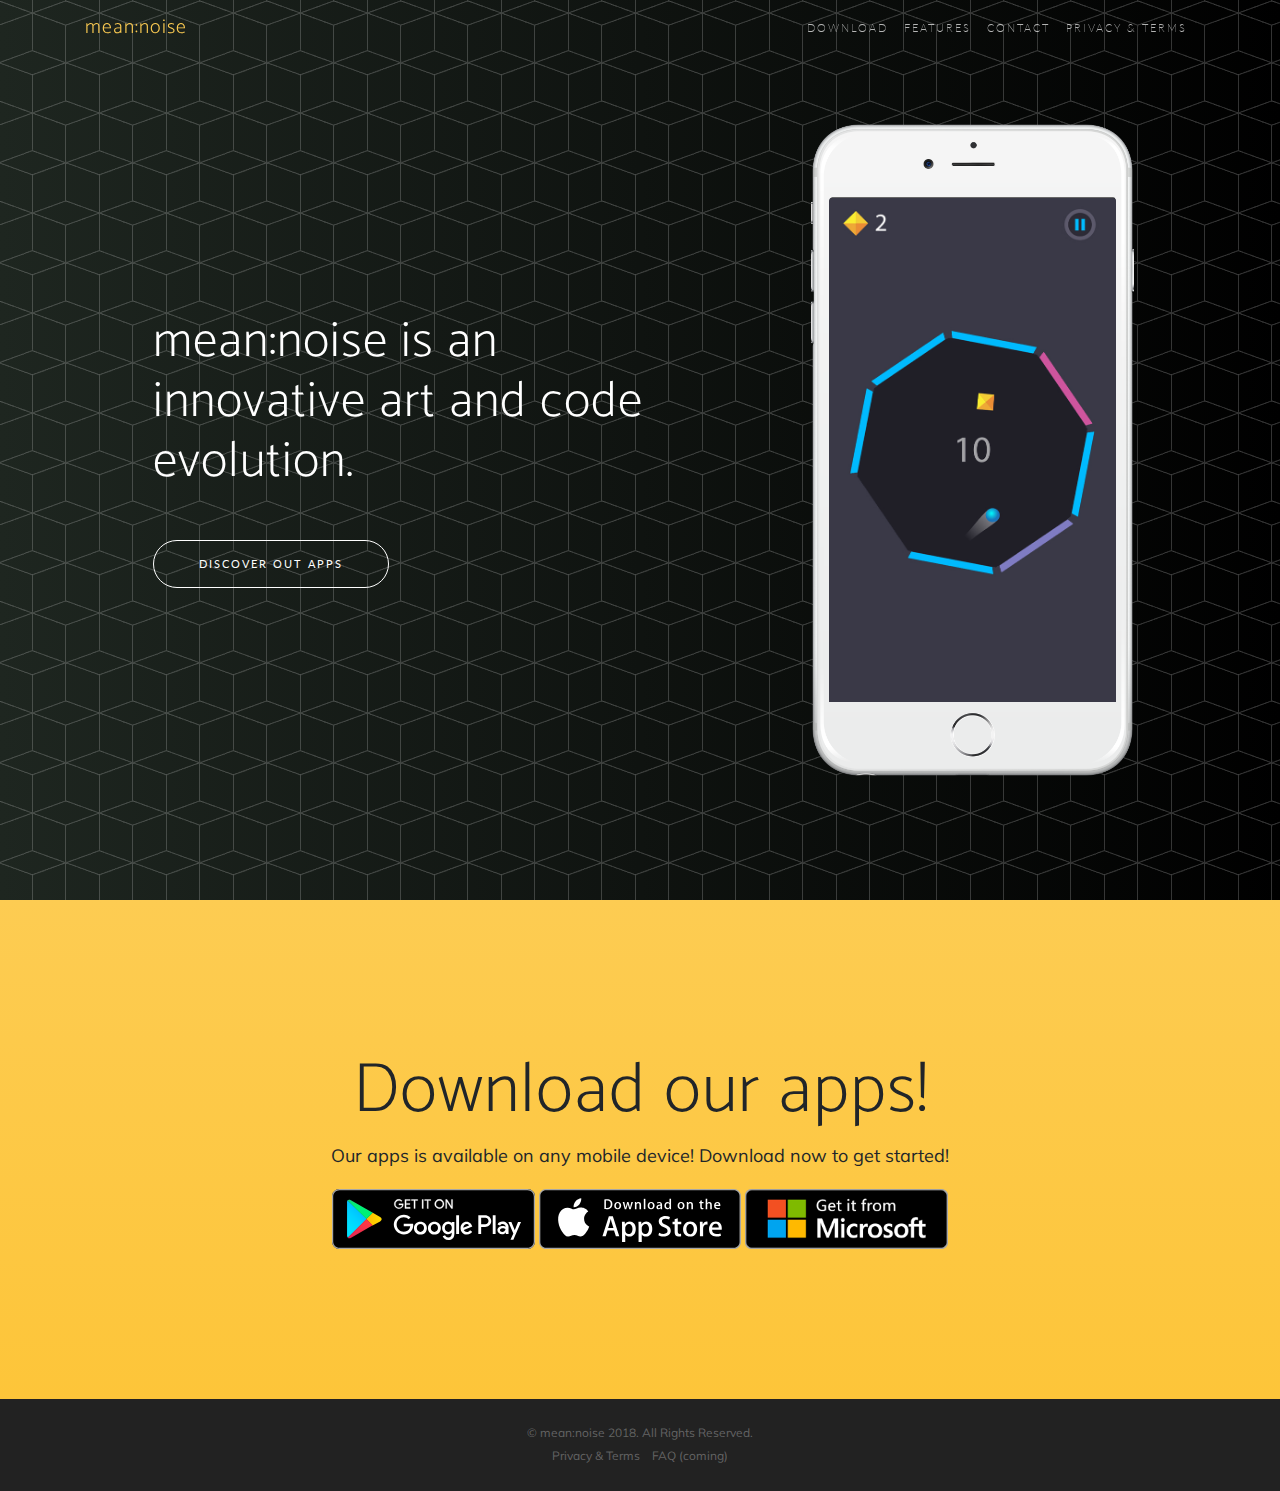
<file: index.html>
<!DOCTYPE html>
<html lang="en">

  <head>

    <meta charset="utf-8">
    <meta name="viewport" content="width=device-width, initial-scale=1, shrink-to-fit=no">
    <meta name="description" content="">
    <meta name="author" content="">

    <title>mean:noise</title>

    <!-- Bootstrap core CSS -->
    <link href="vendor/bootstrap/css/bootstrap.min.css" rel="stylesheet">

    <!-- Custom fonts for this template -->
    <link href="vendor/fontawesome-free/css/all.min.css" rel="stylesheet">
    <link rel="stylesheet" href="vendor/simple-line-icons/css/simple-line-icons.css">
    <link href="https://fonts.googleapis.com/css?family=Lato" rel="stylesheet">
    <link href="https://fonts.googleapis.com/css?family=Catamaran:100,200,300,400,500,600,700,800,900" rel="stylesheet">
    <link href="https://fonts.googleapis.com/css?family=Muli" rel="stylesheet">
	  
	  
	  

    <!-- Plugin CSS -->
    <link rel="stylesheet" href="device-mockups/device-mockups.min.css">

    <!-- Custom styles for this template -->
    <link href="css/new-age.min.css" rel="stylesheet">

  </head>

  <body id="page-top">

    <!-- Navigation -->
    <nav class="navbar navbar-expand-lg navbar-light fixed-top" id="mainNav">
      <div class="container">
        <a class="navbar-brand js-scroll-trigger" href="#page-top">mean:noise</a>
        <button class="navbar-toggler navbar-toggler-right" type="button" data-toggle="collapse" data-target="#navbarResponsive" aria-controls="navbarResponsive" aria-expanded="false" aria-label="Toggle navigation">
          Menu
          <i class="fas fa-bars"></i>
        </button>
        <div class="collapse navbar-collapse" id="navbarResponsive">
          <ul class="navbar-nav ml-auto">
            <li class="nav-item">
              <a class="nav-link js-scroll-trigger" href="#download">Download</a>
            </li>
            <li class="nav-item">
              <a class="nav-link js-scroll-trigger" href="#features">Features</a>
            </li>
            <li class="nav-item">
              <a class="nav-link js-scroll-trigger" href="#contact">Contact</a>
            </li>
	    <li class="nav-item">
              <a class="nav-link js-scroll-trigger" href="/term">Privacy & Terms</a>
            </li>
          </ul>
        </div>
      </div>
    </nav>

    <header class="masthead">
      <div class="container h-100">
        <div class="row h-100">
          <div class="col-lg-7 my-auto">
            <div class="header-content mx-auto">
              <h1 class="mb-5">mean:noise is an innovative art and code evolution.</h1>
              <a href="#download" class="btn btn-outline btn-xl js-scroll-trigger">Discover out apps</a>
            </div>
          </div>
          <div class="col-lg-5 my-auto">
            <div class="device-container">
              <div class="device-mockup iphone6_plus portrait white">
                <div class="device">
                  <div class="screen">
                    <!-- Demo image for screen mockup, you can put an image here, some HTML, an animation, video, or anything else! -->
                    <img src="img/demo-screen-1.jpg" class="img-fluid" alt="">
                  </div>
                  <div class="button">
                    <!-- You can hook the "home button" to some JavaScript events or just remove it -->
                  </div>
                </div>
              </div>
            </div>
          </div>
        </div>
      </div>
    </header>

    <section class="download bg-primary text-center" id="download">
      <div class="container">
        <div class="row">
          <div class="col-md-8 mx-auto">
            <h2 class="section-heading">Download our apps!</h2>
            <p>Our apps is available on any mobile device! Download now to get started!</p>
            <div class="badges">
              <a class="badge-link" href="#"><img src="img/google-play-badge.svg" alt=""></a>
              <a class="badge-link" href="#"><img src="img/app-store-badge.svg" alt=""></a>
	      <a class="badge-link" href="#"><img src="img/microsoft-store-badge.svg" alt=""></a>  
            </div>
          </div>
        </div>
      </div>
    </section>


    <footer>
      <div class="container">
        <p>&copy; mean:noise 2018. All Rights Reserved.</p>
        <ul class="list-inline">
          <li class="list-inline-item">
            <a href="/term.html">Privacy & Terms</a>
          </li>
          <li class="list-inline-item">
            <a href="#">FAQ (coming) </a>
          </li>
        </ul>
      </div>
    </footer>

    <!-- Bootstrap core JavaScript -->
    <script src="vendor/jquery/jquery.min.js"></script>
    <script src="vendor/bootstrap/js/bootstrap.bundle.min.js"></script>

    <!-- Plugin JavaScript -->
    <script src="vendor/jquery-easing/jquery.easing.min.js"></script>

    <!-- Custom scripts for this template -->
    <script src="js/new-age.min.js"></script>

  </body>

</html>
</file>
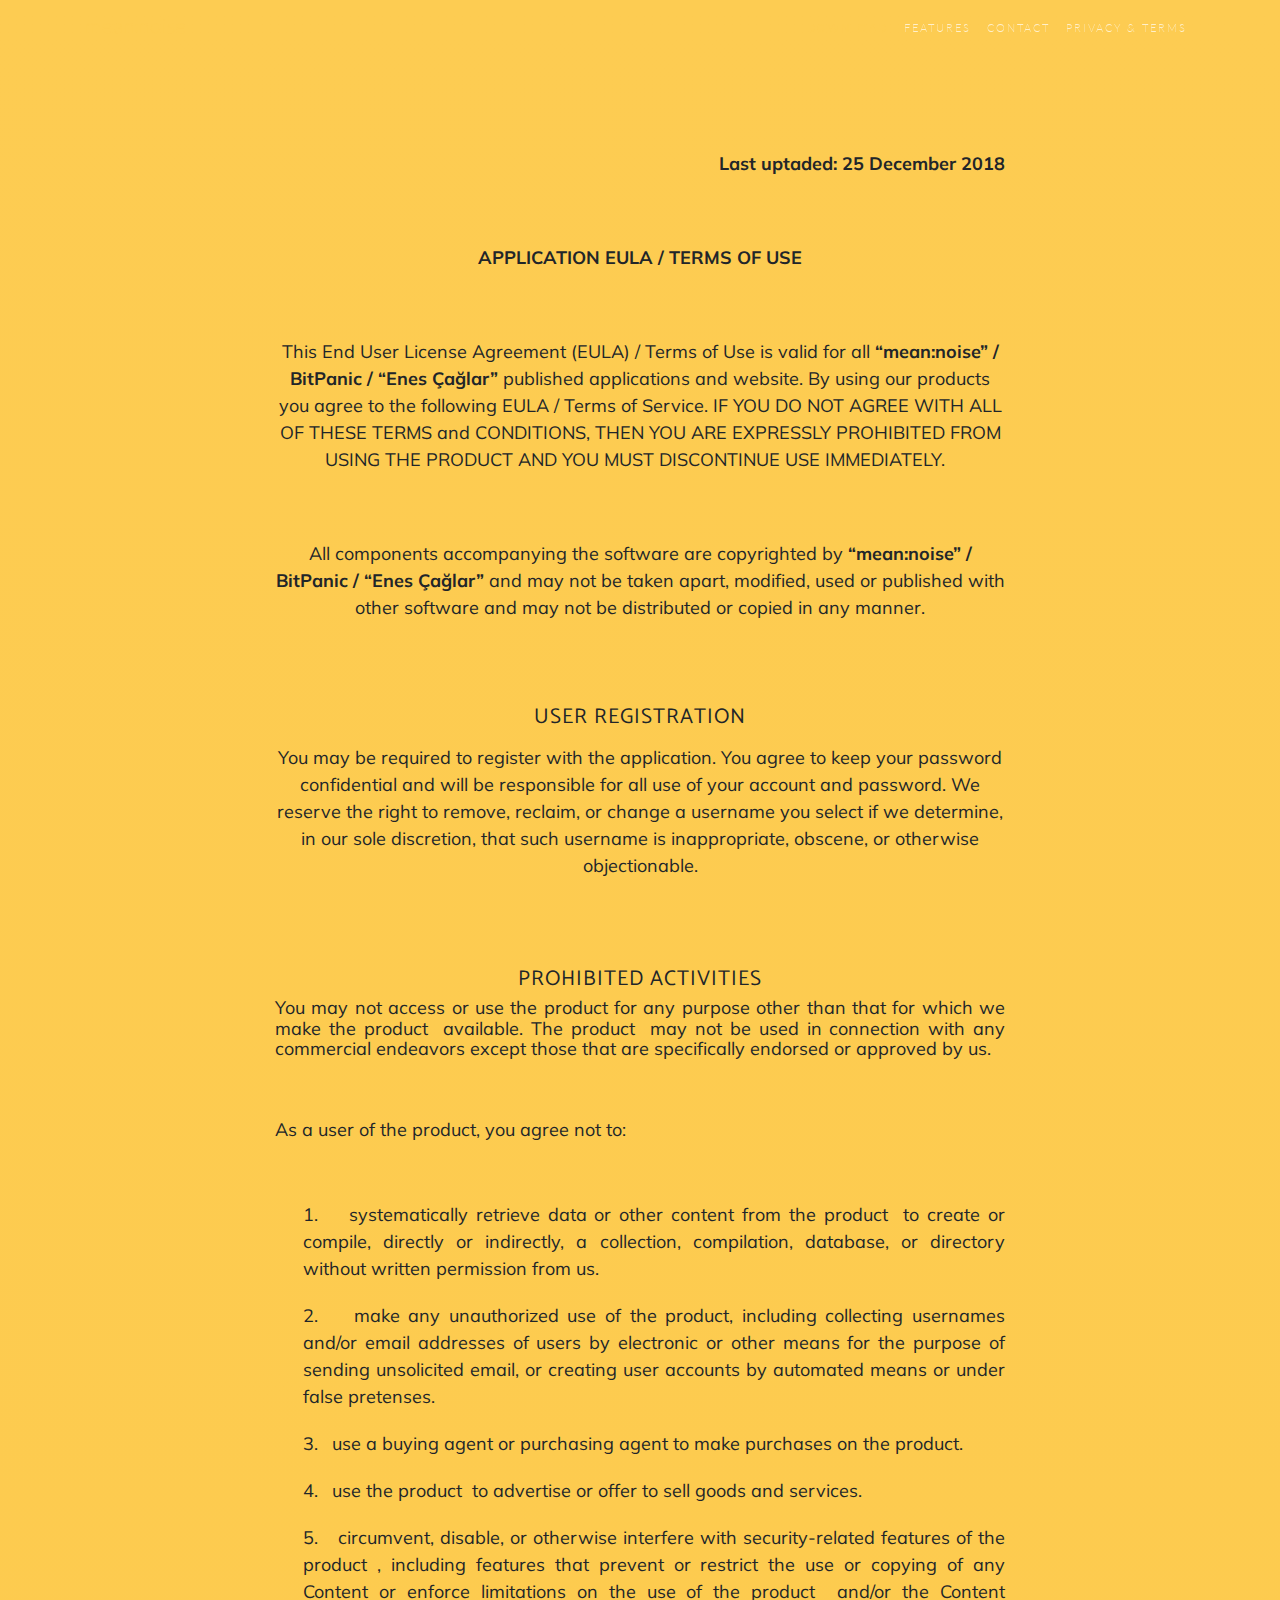
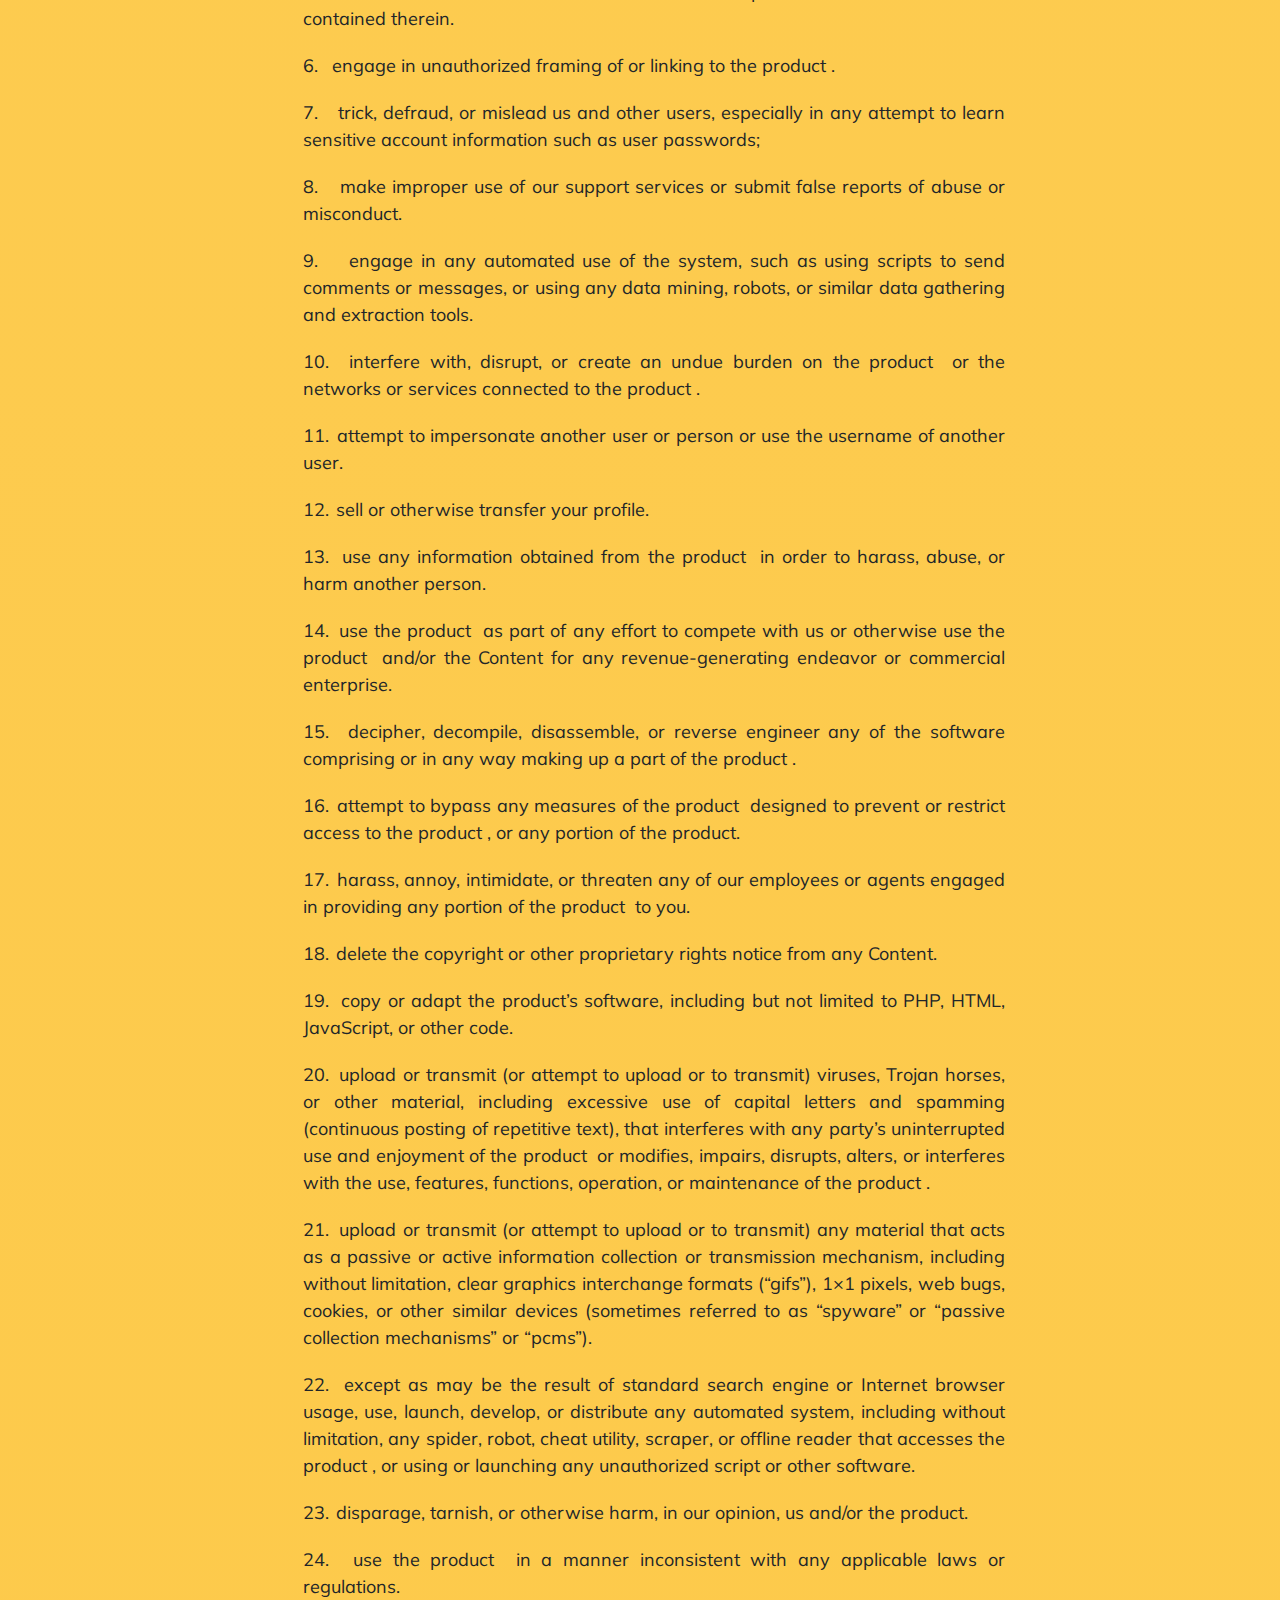
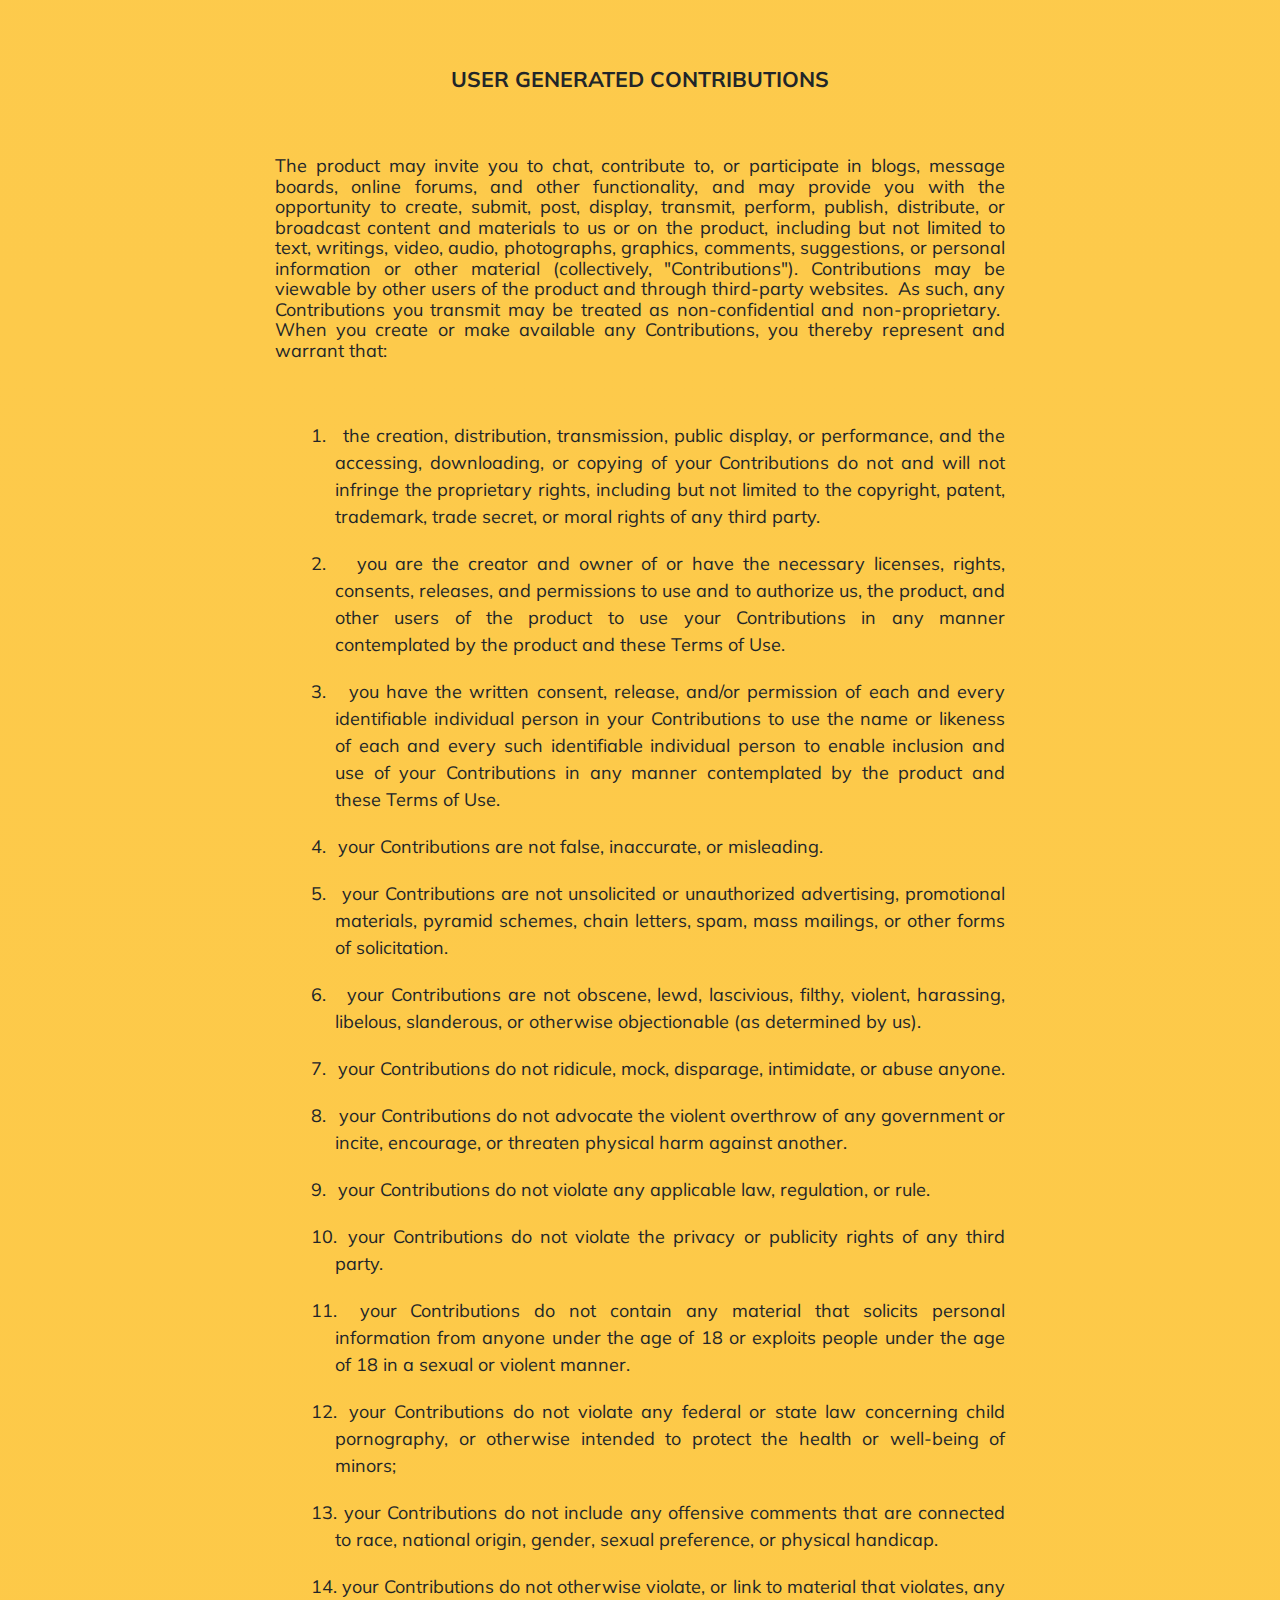
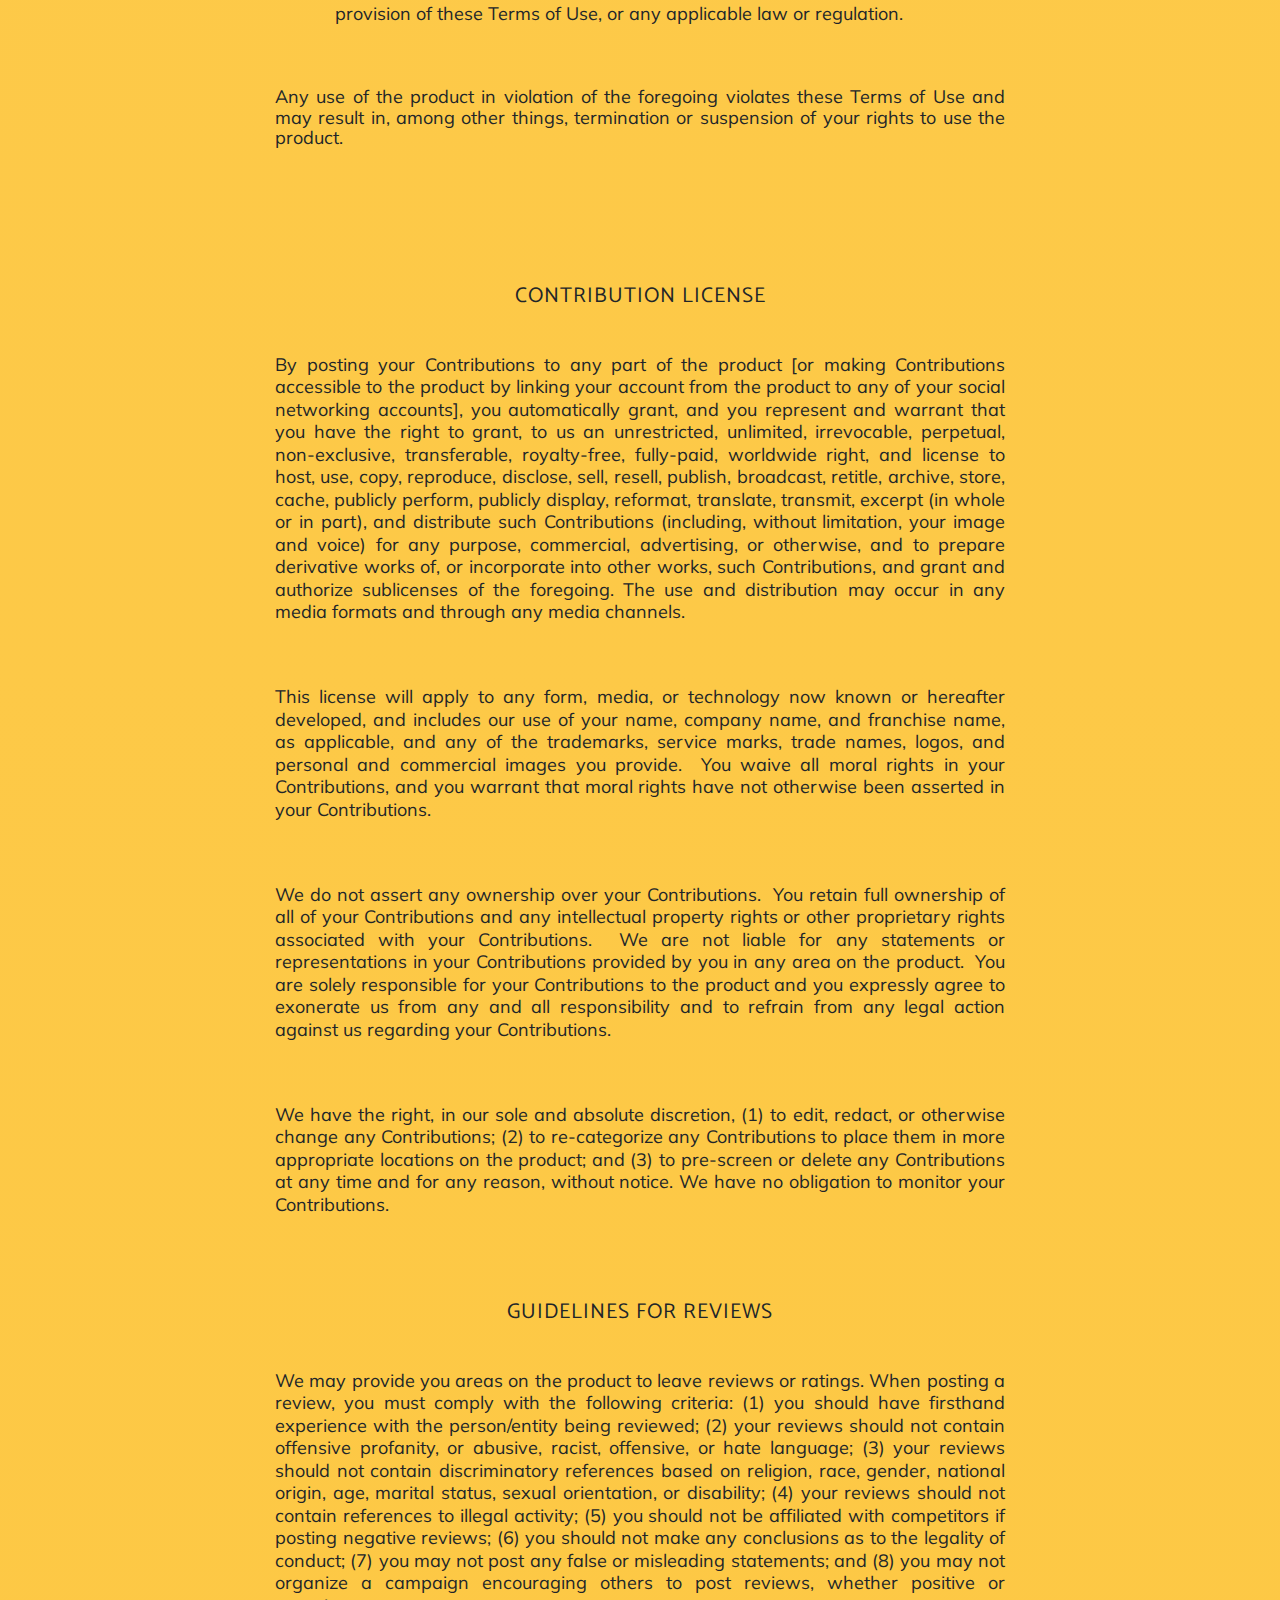
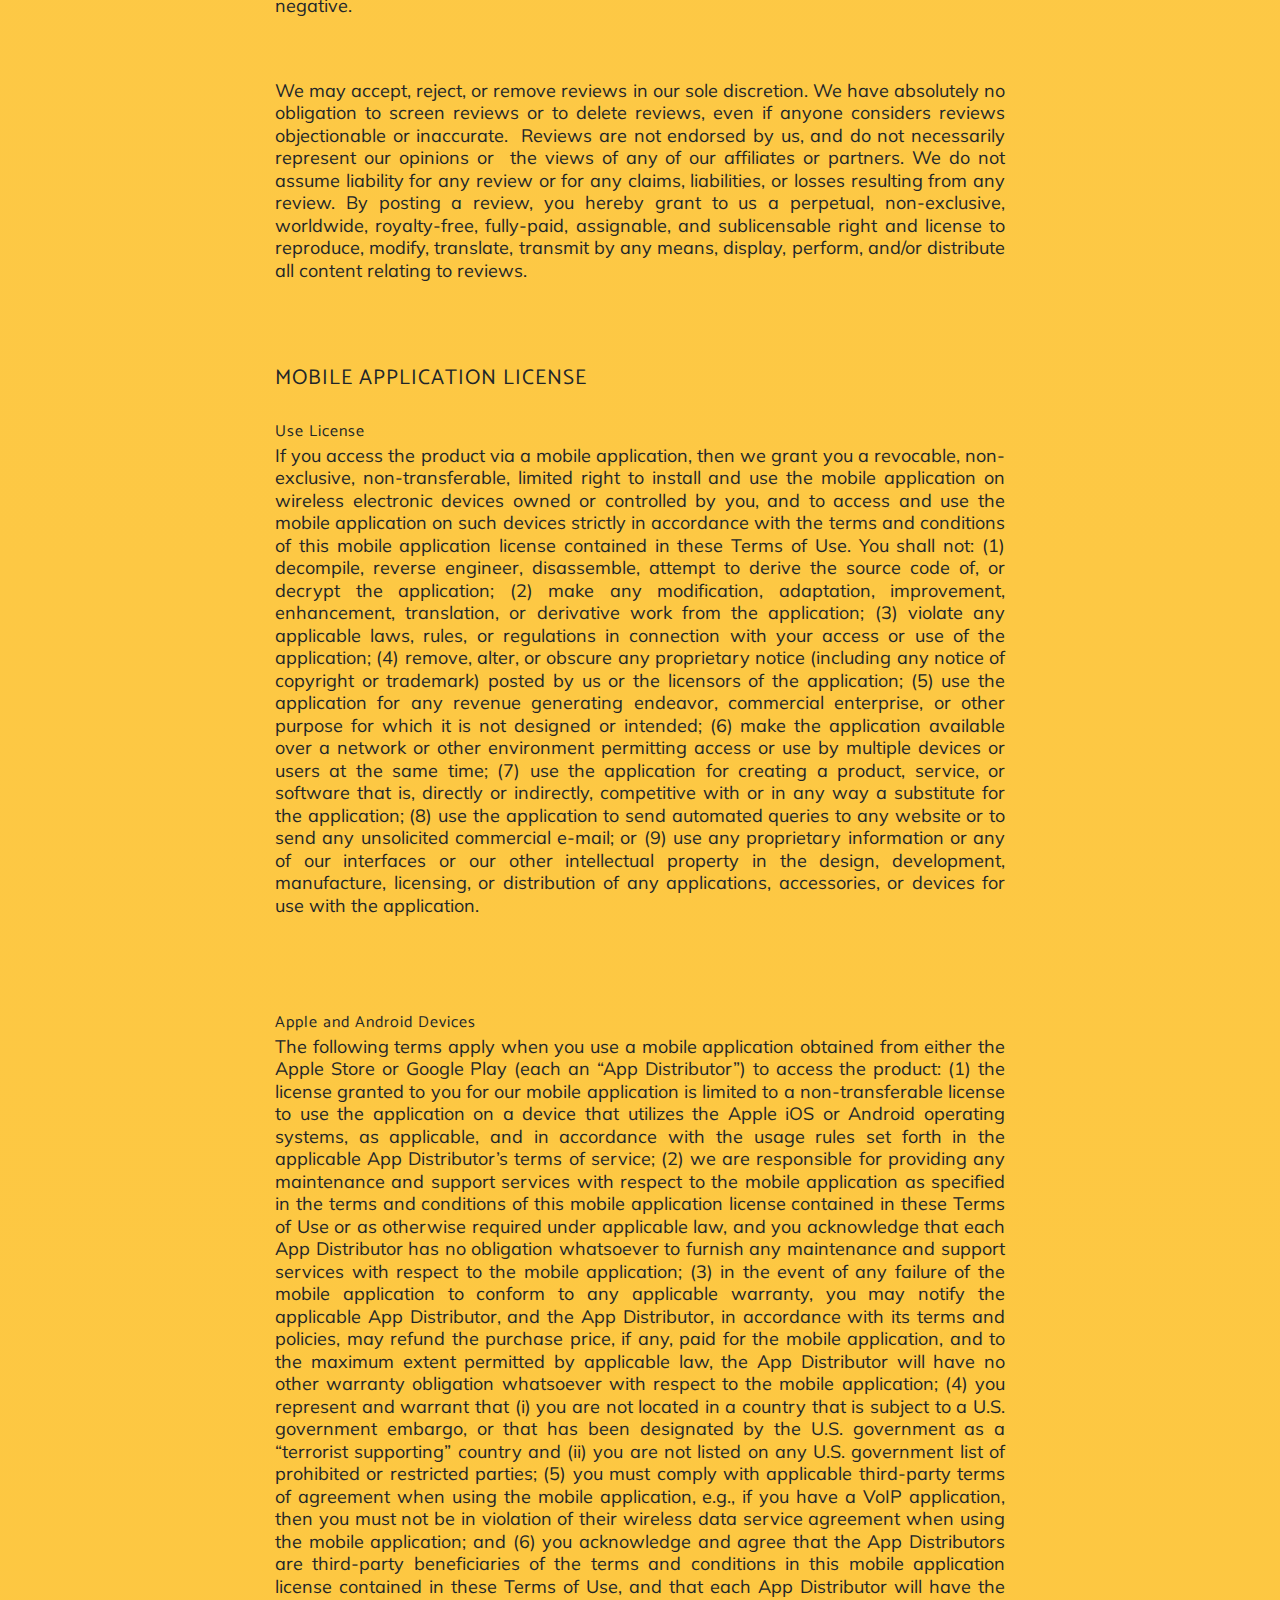
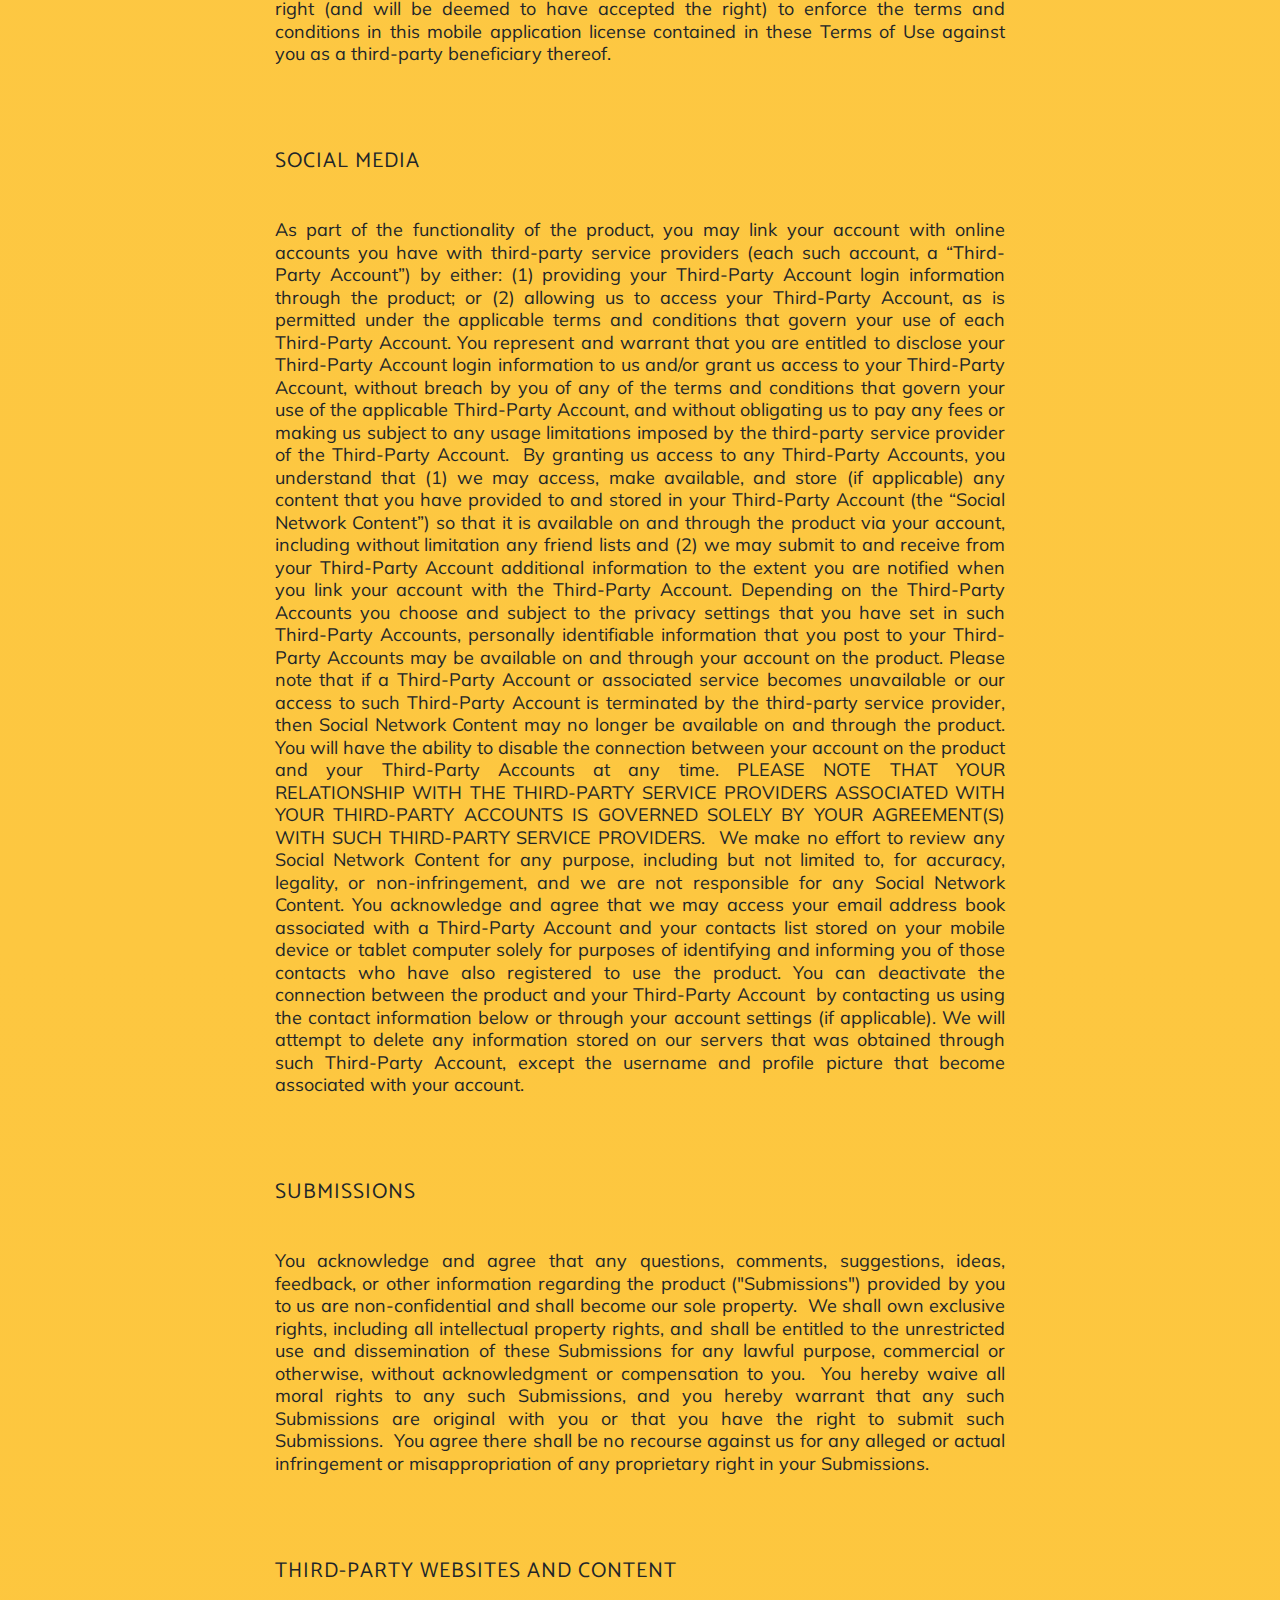
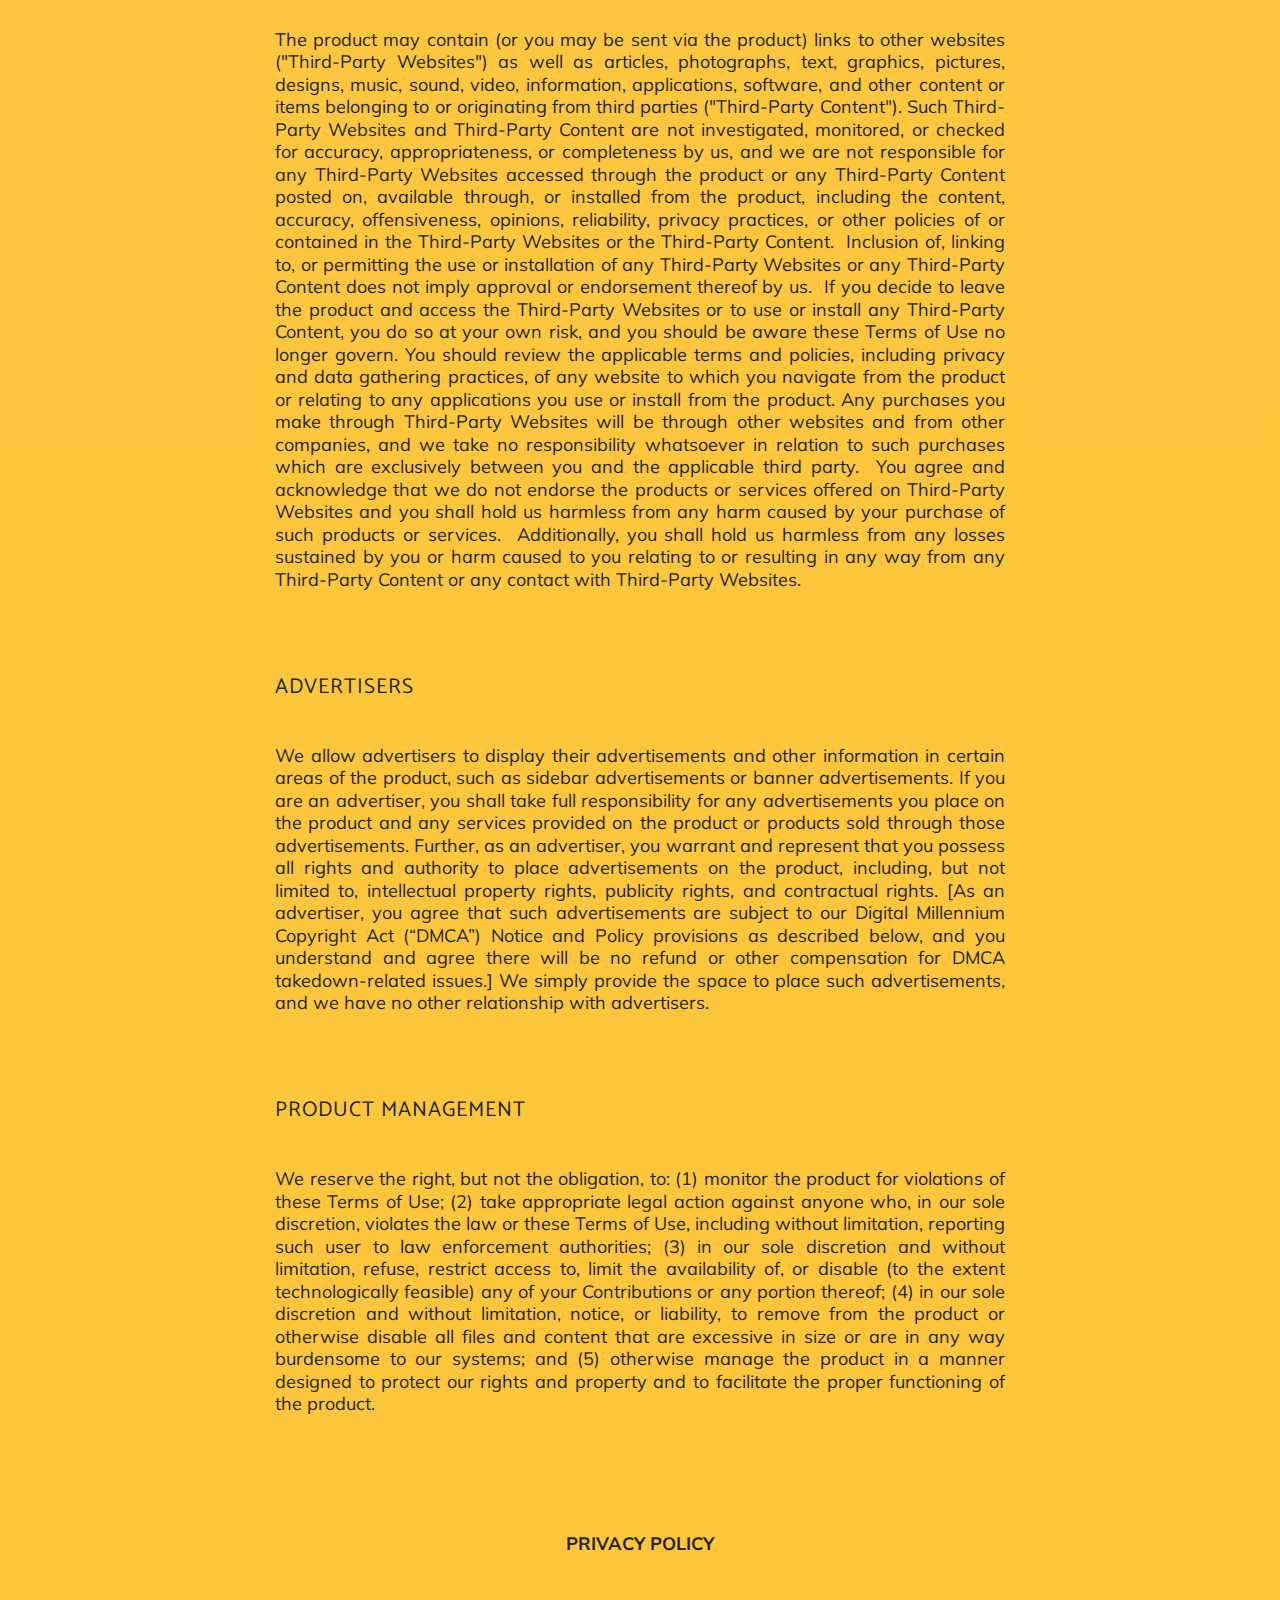
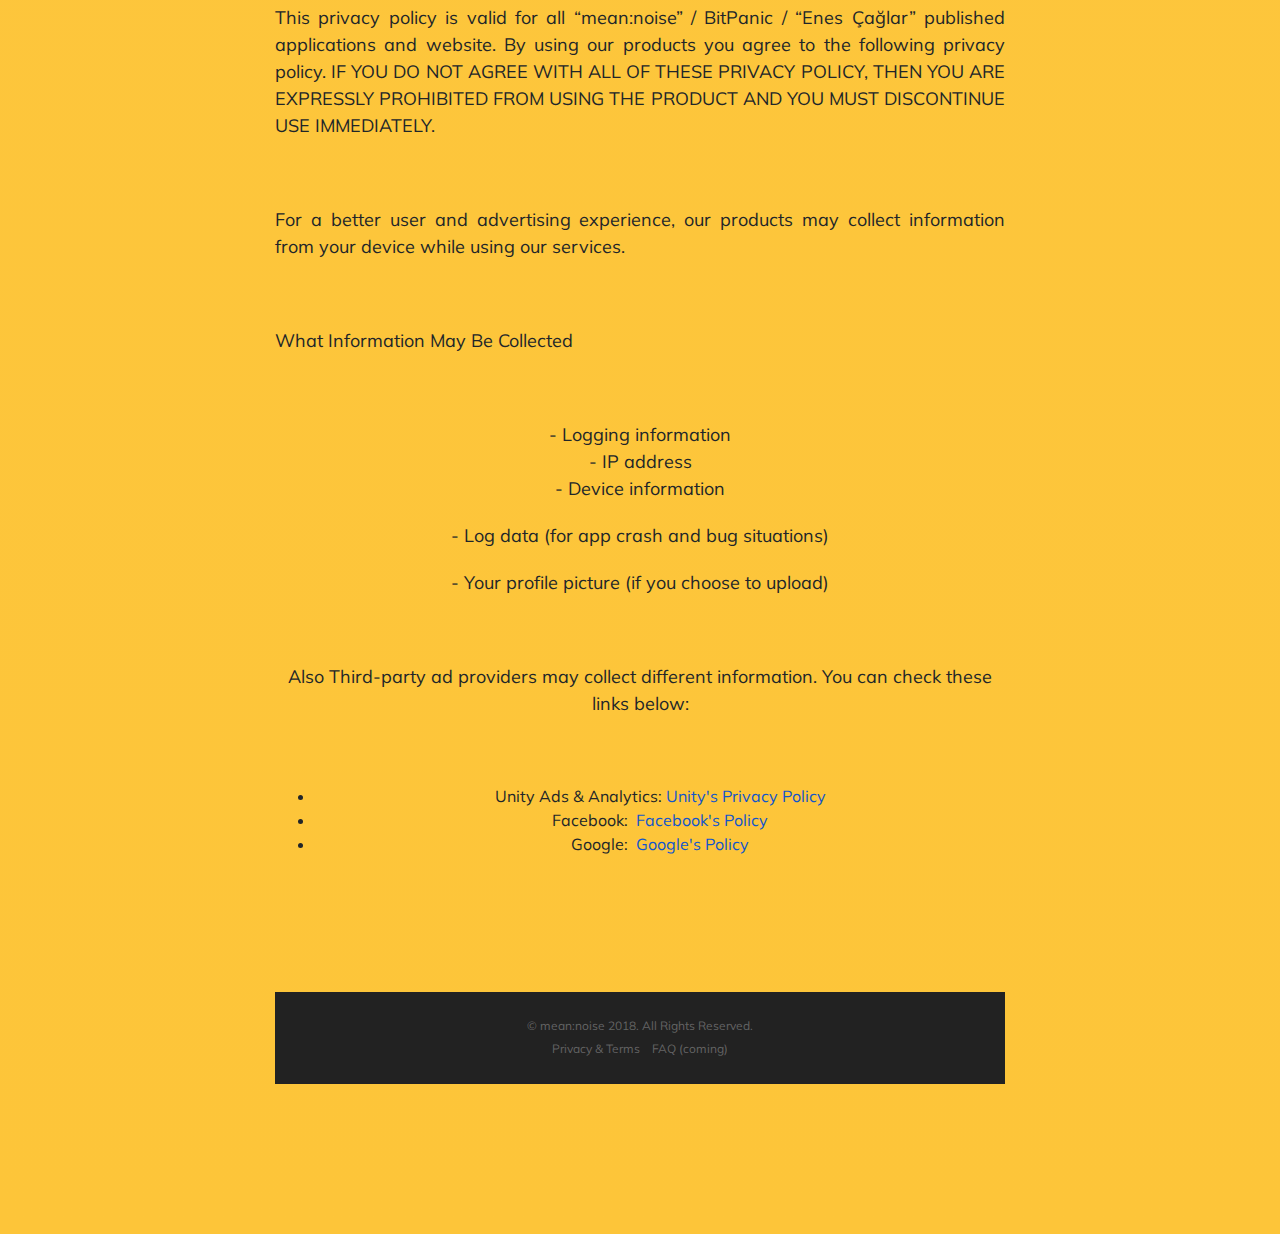
<file: term.html>
<!DOCTYPE html>
<html lang="en">

  <head>

    <meta charset="utf-8">
    <meta name="viewport" content="width=device-width, initial-scale=1, shrink-to-fit=no">
    <meta name="description" content="">
    <meta name="author" content="">

    <title>mean:noise</title>

    <!-- Bootstrap core CSS -->
    <link href="vendor/bootstrap/css/bootstrap.min.css" rel="stylesheet">

    <!-- Custom fonts for this template -->
    <link href="vendor/fontawesome-free/css/all.min.css" rel="stylesheet">
    <link rel="stylesheet" href="vendor/simple-line-icons/css/simple-line-icons.css">
    <link href="https://fonts.googleapis.com/css?family=Lato" rel="stylesheet">
    <link href="https://fonts.googleapis.com/css?family=Catamaran:100,200,300,400,500,600,700,800,900" rel="stylesheet">
    <link href="https://fonts.googleapis.com/css?family=Muli" rel="stylesheet">
	  
	  
	  

    <!-- Plugin CSS -->
    <link rel="stylesheet" href="device-mockups/device-mockups.min.css">

    <!-- Custom styles for this template -->
    <link href="css/new-age.min.css" rel="stylesheet">

  </head>

  <body id="page-top">

    <!-- Navigation -->
    <nav class="navbar navbar-expand-lg navbar-light fixed-top" id="mainNav">
      <div class="container">
        <a class="navbar-brand js-scroll-trigger" href="#page-top">mean:noise</a>
        <button class="navbar-toggler navbar-toggler-right" type="button" data-toggle="collapse" data-target="#navbarResponsive" aria-controls="navbarResponsive" aria-expanded="false" aria-label="Toggle navigation">
          Menu
          <i class="fas fa-bars"></i>
        </button>
        <div class="collapse navbar-collapse" id="navbarResponsive">
          <ul class="navbar-nav ml-auto">
            <li class="nav-item">
              <a class="nav-link js-scroll-trigger" href="#download">Download</a>
            </li>
            <li class="nav-item">
              <a class="nav-link js-scroll-trigger" href="#features">Features</a>
            </li>
            <li class="nav-item">
              <a class="nav-link js-scroll-trigger" href="#contact">Contact</a>
            </li>
	    <li class="nav-item">
              <a class="nav-link js-scroll-trigger" href="/term.html">Privacy & Terms</a>
            </li>
          </ul>
        </div>
      </div>
    </nav>

    <section class="download bg-primary text-center" id="download">
      <div class="container">
        <div class="row">
          <div class="col-md-8 mx-auto">
            <div class=WordSection1>

<p class=MsoNormal align=right style='text-align:right'><b><span lang=tr>Last
uptaded: 25 December 2018</span></b></p>

<p class=MsoNormal align=center style='text-align:center'><b><span lang=tr>&nbsp;</span></b></p>

<p class=MsoTitle align=center style='text-align:center'><b><span lang=tr>APPLICATION
EULA / TERMS OF USE</span></b></p>

<p class=MsoNormal><span lang=tr>&nbsp;</span></p>

<p class=MsoNormal><span lang=tr>This End User License Agreement (EULA) / Terms
of Use is valid for all <b>“mean:noise” / BitPanic / “Enes Çağlar”</b> published
applications and website. By using our products you agree to the following EULA
/ Terms of Service. IF YOU DO NOT AGREE WITH ALL OF THESE TERMS and CONDITIONS,
THEN YOU ARE EXPRESSLY PROHIBITED FROM USING THE PRODUCT AND YOU MUST
DISCONTINUE USE IMMEDIATELY.   </span></p>

<p class=MsoNormal><span lang=tr>&nbsp;</span></p>

<p class=MsoNormal><span lang=tr>All components accompanying the software are
copyrighted by <b>“mean:noise” / BitPanic / “Enes Çağlar”</b> and may not be taken apart,
modified, used or published with other software and may not be distributed or
copied in any manner.</span></p>

<p class=MsoNormal><span lang=tr>&nbsp;</span></p>

<h1><a name="_ts0gmfmd2urf"></a><b><span lang=tr style='font-size:16.0pt;
line-height:115%'>USER REGISTRATION</span></b></h1>

<p class=MsoNormal><span lang=tr>You may be required to register with the
application. You agree to keep your password confidential and will be
responsible for all use of your account and password. We reserve the right to
remove, reclaim, or change a username you select if we determine, in our sole
discretion, that such username is inappropriate, obscene, or otherwise
objectionable.</span></p>

<p class=MsoNormal><span lang=tr>&nbsp;</span></p>

<h1 style='margin-top:24.0pt;line-height:80%;page-break-after:auto'><a
name="_r6qqn2s49jy8"></a><b><span lang=tr style='font-size:16.0pt;line-height:
80%'>PROHIBITED ACTIVITIES</span></b></h1>

<p class=MsoNormal style='text-align:justify;line-height:114%'><span lang=tr>You
may not access or use the product for any purpose other than that for which we
make the product  available. The product  may not be used in connection with
any commercial endeavors except those that are specifically endorsed or
approved by us. </span></p>

<p class=MsoNormal style='text-align:justify;line-height:114%'><span lang=tr> </span></p>

<p class=MsoNormal style='text-align:justify;line-height:114%'><span lang=tr>As
a user of the product, you agree not to:</span></p>

<p class=MsoNormal style='text-align:justify;line-height:114%'><span lang=tr> </span></p>

<p class=MsoNormal style='margin-left:21.0pt;text-align:justify'><span lang=tr>1.</span><span
lang=tr style='font-size:7.0pt;line-height:115%;font-family:"Times New Roman",serif'>     
</span><span lang=tr>systematically retrieve data or other content from the
product  to create or compile, directly or indirectly, a collection,
compilation, database, or directory without written permission from us.</span></p>

<p class=MsoNormal style='margin-left:21.0pt;text-align:justify'><span lang=tr>2.</span><span
lang=tr style='font-size:7.0pt;line-height:115%;font-family:"Times New Roman",serif'>     
</span><span lang=tr>make any unauthorized use of the product, including
collecting usernames and/or email addresses of users by electronic or other
means for the purpose of sending unsolicited email, or creating user accounts
by automated means or under false pretenses.</span></p>

<p class=MsoNormal style='margin-left:21.0pt;text-align:justify'><span lang=tr>3.</span><span
lang=tr style='font-size:7.0pt;line-height:115%;font-family:"Times New Roman",serif'>     
</span><span lang=tr>use a buying agent or purchasing agent to make purchases
on the product.</span></p>

<p class=MsoNormal style='margin-left:21.0pt;text-align:justify'><span lang=tr>4.</span><span
lang=tr style='font-size:7.0pt;line-height:115%;font-family:"Times New Roman",serif'>     
</span><span lang=tr>use the product  to advertise or offer to sell goods and services.</span></p>

<p class=MsoNormal style='margin-left:21.0pt;text-align:justify'><span lang=tr>5.</span><span
lang=tr style='font-size:7.0pt;line-height:115%;font-family:"Times New Roman",serif'>     
</span><span lang=tr>circumvent, disable, or otherwise interfere with
security-related features of the product , including features that prevent or
restrict the use or copying of any Content or enforce limitations on the use of
the product  and/or the Content contained therein.</span></p>

<p class=MsoNormal style='margin-left:21.0pt;text-align:justify'><span lang=tr>6.</span><span
lang=tr style='font-size:7.0pt;line-height:115%;font-family:"Times New Roman",serif'>     
</span><span lang=tr>engage in unauthorized framing of or linking to the
product .</span></p>

<p class=MsoNormal style='margin-left:21.0pt;text-align:justify'><span lang=tr>7.</span><span
lang=tr style='font-size:7.0pt;line-height:115%;font-family:"Times New Roman",serif'>     
</span><span lang=tr>trick, defraud, or mislead us and other users, especially
in any attempt to learn sensitive account information such as user passwords;</span></p>

<p class=MsoNormal style='margin-left:21.0pt;text-align:justify'><span lang=tr>8.</span><span
lang=tr style='font-size:7.0pt;line-height:115%;font-family:"Times New Roman",serif'>     
</span><span lang=tr>make improper use of our support services or submit false
reports of abuse or misconduct.</span></p>

<p class=MsoNormal style='margin-left:21.0pt;text-align:justify'><span lang=tr>9.</span><span
lang=tr style='font-size:7.0pt;line-height:115%;font-family:"Times New Roman",serif'>     
</span><span lang=tr>engage in any automated use of the system, such as using
scripts to send comments or messages, or using any data mining, robots, or
similar data gathering and extraction tools.</span></p>

<p class=MsoNormal style='margin-left:21.0pt;text-align:justify'><span lang=tr>10.</span><span
lang=tr style='font-size:7.0pt;line-height:115%;font-family:"Times New Roman",serif'>  
</span><span lang=tr>interfere with, disrupt, or create an undue burden on the
product  or the networks or services connected to the product .</span></p>

<p class=MsoNormal style='margin-left:21.0pt;text-align:justify'><span lang=tr>11.</span><span
lang=tr style='font-size:7.0pt;line-height:115%;font-family:"Times New Roman",serif'>  
</span><span lang=tr>attempt to impersonate another user or person or use the
username of another user.</span></p>

<p class=MsoNormal style='margin-left:21.0pt;text-align:justify'><span lang=tr>12.</span><span
lang=tr style='font-size:7.0pt;line-height:115%;font-family:"Times New Roman",serif'>  
</span><span lang=tr>sell or otherwise transfer your profile.</span></p>

<p class=MsoNormal style='margin-left:21.0pt;text-align:justify'><span lang=tr>13.</span><span
lang=tr style='font-size:7.0pt;line-height:115%;font-family:"Times New Roman",serif'>  
</span><span lang=tr>use any information obtained from the product  in order to
harass, abuse, or harm another person.</span></p>

<p class=MsoNormal style='margin-left:21.0pt;text-align:justify'><span lang=tr>14.</span><span
lang=tr style='font-size:7.0pt;line-height:115%;font-family:"Times New Roman",serif'>  
</span><span lang=tr>use the product  as part of any effort to compete with us
or otherwise use the product  and/or the Content for any revenue-generating
endeavor or commercial enterprise.</span></p>

<p class=MsoNormal style='margin-left:21.0pt;text-align:justify'><span lang=tr>15.</span><span
lang=tr style='font-size:7.0pt;line-height:115%;font-family:"Times New Roman",serif'>  
</span><span lang=tr>decipher, decompile, disassemble, or reverse engineer any
of the software comprising or in any way making up a part of the product .</span></p>

<p class=MsoNormal style='margin-left:21.0pt;text-align:justify'><span lang=tr>16.</span><span
lang=tr style='font-size:7.0pt;line-height:115%;font-family:"Times New Roman",serif'>  
</span><span lang=tr>attempt to bypass any measures of the product  designed to
prevent or restrict access to the product , or any portion of the product.</span></p>

<p class=MsoNormal style='margin-left:21.0pt;text-align:justify'><span lang=tr>17.</span><span
lang=tr style='font-size:7.0pt;line-height:115%;font-family:"Times New Roman",serif'>  
</span><span lang=tr>harass, annoy, intimidate, or threaten any of our
employees or agents engaged in providing any portion of the product  to you.</span></p>

<p class=MsoNormal style='margin-left:21.0pt;text-align:justify'><span lang=tr>18.</span><span
lang=tr style='font-size:7.0pt;line-height:115%;font-family:"Times New Roman",serif'>  
</span><span lang=tr>delete the copyright or other proprietary rights notice
from any Content.</span></p>

<p class=MsoNormal style='margin-left:21.0pt;text-align:justify'><span lang=tr>19.</span><span
lang=tr style='font-size:7.0pt;line-height:115%;font-family:"Times New Roman",serif'>  
</span><span lang=tr>copy or adapt the product’s software, including but not
limited to PHP, HTML, JavaScript, or other code.</span></p>

<p class=MsoNormal style='margin-left:21.0pt;text-align:justify'><span lang=tr>20.</span><span
lang=tr style='font-size:7.0pt;line-height:115%;font-family:"Times New Roman",serif'>  
</span><span lang=tr>upload or transmit (or attempt to upload or to transmit)
viruses, Trojan horses, or other material, including excessive use of capital
letters and spamming (continuous posting of repetitive text), that interferes
with any party’s uninterrupted use and enjoyment of the product  or modifies,
impairs, disrupts, alters, or interferes with the use, features, functions,
operation, or maintenance of the product .</span></p>

<p class=MsoNormal style='margin-left:21.0pt;text-align:justify'><span lang=tr>21.</span><span
lang=tr style='font-size:7.0pt;line-height:115%;font-family:"Times New Roman",serif'>  
</span><span lang=tr>upload or transmit (or attempt to upload or to transmit)
any material that acts as a passive or active information collection or
transmission mechanism, including without limitation, clear graphics
interchange formats (“gifs”), 1×1 pixels, web bugs, cookies, or other similar
devices (sometimes referred to as “spyware” or “passive collection mechanisms”
or “pcms”).</span></p>

<p class=MsoNormal style='margin-left:21.0pt;text-align:justify'><span lang=tr>22.</span><span
lang=tr style='font-size:7.0pt;line-height:115%;font-family:"Times New Roman",serif'>  
</span><span lang=tr>except as may be the result of standard search engine or
Internet browser usage, use, launch, develop, or distribute any automated
system, including without limitation, any spider, robot, cheat utility,
scraper, or offline reader that accesses the product , or using or launching
any unauthorized script or other software.</span></p>

<p class=MsoNormal style='margin-left:21.0pt;text-align:justify'><span lang=tr>23.</span><span
lang=tr style='font-size:7.0pt;line-height:115%;font-family:"Times New Roman",serif'>  
</span><span lang=tr>disparage, tarnish, or otherwise harm, in our opinion, us
and/or the product.</span></p>

<p class=MsoNormal style='margin-left:21.0pt;text-align:justify'><span lang=tr>24.</span><span
lang=tr style='font-size:7.0pt;line-height:115%;font-family:"Times New Roman",serif'>  
</span><span lang=tr>use the product  in a manner inconsistent with any
applicable laws or regulations.</span></p>

<p class=MsoNormal><span lang=tr>&nbsp;</span></p>

<p class=MsoNormal style='line-height:114%'><b><span lang=tr style='font-size:
16.0pt;line-height:114%'>USER GENERATED CONTRIBUTIONS</span></b></p>

<p class=MsoNormal style='line-height:114%'><b><span lang=tr style='font-size:
16.0pt;line-height:114%'>&nbsp;</span></b></p>

<p class=MsoNormal style='text-align:justify;line-height:114%'><span lang=tr>The
product may invite you to chat, contribute to, or participate in blogs, message
boards, online forums, and other functionality, and may provide you with the
opportunity to create, submit, post, display, transmit, perform, publish,
distribute, or broadcast content and materials to us or on the product,
including but not limited to text, writings, video, audio, photographs,
graphics, comments, suggestions, or personal information or other material
(collectively, &quot;Contributions&quot;). Contributions may be viewable by
other users of the product and through third-party websites.  As such, any
Contributions you transmit may be treated as non-confidential and
non-proprietary.  When you create or make available any Contributions, you
thereby represent and warrant that:</span></p>

<p class=MsoNormal style='text-align:justify;line-height:114%'><span lang=tr> </span></p>

<p class=MsoNormal style='margin-left:45.0pt;text-align:justify;text-indent:
-18.0pt'><span lang=tr>1.</span><span lang=tr style='font-size:7.0pt;
line-height:115%;font-family:"Times New Roman",serif'>     </span><span
lang=tr>the creation, distribution, transmission, public display, or
performance, and the accessing, downloading, or copying of your Contributions
do not and will not infringe the proprietary rights, including but not limited
to the copyright, patent, trademark, trade secret, or moral rights of any third
party.</span></p>

<p class=MsoNormal style='margin-left:45.0pt;text-align:justify;text-indent:
-18.0pt'><span lang=tr>2.</span><span lang=tr style='font-size:7.0pt;
line-height:115%;font-family:"Times New Roman",serif'>     </span><span
lang=tr>you are the creator and owner of or have the necessary licenses,
rights, consents, releases, and permissions to use and to authorize us, the
product, and other users of the product to use your Contributions in any manner
contemplated by the product and these Terms of Use.</span></p>

<p class=MsoNormal style='margin-left:45.0pt;text-align:justify;text-indent:
-18.0pt'><span lang=tr>3.</span><span lang=tr style='font-size:7.0pt;
line-height:115%;font-family:"Times New Roman",serif'>     </span><span
lang=tr>you have the written consent, release, and/or permission of each and
every identifiable individual person in your Contributions to use the name or
likeness of each and every such identifiable individual person to enable
inclusion and use of your Contributions in any manner contemplated by the
product and these Terms of Use.</span></p>

<p class=MsoNormal style='margin-left:45.0pt;text-align:justify;text-indent:
-18.0pt'><span lang=tr>4.</span><span lang=tr style='font-size:7.0pt;
line-height:115%;font-family:"Times New Roman",serif'>     </span><span
lang=tr>your Contributions are not false, inaccurate, or misleading.</span></p>

<p class=MsoNormal style='margin-left:45.0pt;text-align:justify;text-indent:
-18.0pt'><span lang=tr>5.</span><span lang=tr style='font-size:7.0pt;
line-height:115%;font-family:"Times New Roman",serif'>     </span><span
lang=tr>your Contributions are not unsolicited or unauthorized advertising,
promotional materials, pyramid schemes, chain letters, spam, mass mailings, or
other forms of solicitation.</span></p>

<p class=MsoNormal style='margin-left:45.0pt;text-align:justify;text-indent:
-18.0pt'><span lang=tr>6.</span><span lang=tr style='font-size:7.0pt;
line-height:115%;font-family:"Times New Roman",serif'>     </span><span
lang=tr>your Contributions are not obscene, lewd, lascivious, filthy, violent,
harassing, libelous, slanderous, or otherwise objectionable (as determined by
us).</span></p>

<p class=MsoNormal style='margin-left:45.0pt;text-align:justify;text-indent:
-18.0pt'><span lang=tr>7.</span><span lang=tr style='font-size:7.0pt;
line-height:115%;font-family:"Times New Roman",serif'>     </span><span
lang=tr>your Contributions do not ridicule, mock, disparage, intimidate, or
abuse anyone.</span></p>

<p class=MsoNormal style='margin-left:45.0pt;text-align:justify;text-indent:
-18.0pt'><span lang=tr>8.</span><span lang=tr style='font-size:7.0pt;
line-height:115%;font-family:"Times New Roman",serif'>     </span><span
lang=tr>your Contributions do not advocate the violent overthrow of any
government or incite, encourage, or threaten physical harm against another.</span></p>

<p class=MsoNormal style='margin-left:45.0pt;text-align:justify;text-indent:
-18.0pt'><span lang=tr>9.</span><span lang=tr style='font-size:7.0pt;
line-height:115%;font-family:"Times New Roman",serif'>     </span><span
lang=tr>your Contributions do not violate any applicable law, regulation, or
rule.</span></p>

<p class=MsoNormal style='margin-left:45.0pt;text-align:justify;text-indent:
-18.0pt'><span lang=tr>10.</span><span lang=tr style='font-size:7.0pt;
line-height:115%;font-family:"Times New Roman",serif'>  </span><span lang=tr>your
Contributions do not violate the privacy or publicity rights of any third
party.</span></p>

<p class=MsoNormal style='margin-left:45.0pt;text-align:justify;text-indent:
-18.0pt'><span lang=tr>11.</span><span lang=tr style='font-size:7.0pt;
line-height:115%;font-family:"Times New Roman",serif'>  </span><span lang=tr>your
Contributions do not contain any material that solicits personal information
from anyone under the age of 18 or exploits people under the age of 18 in a
sexual or violent manner.</span></p>

<p class=MsoNormal style='margin-left:45.0pt;text-align:justify;text-indent:
-18.0pt'><span lang=tr>12.</span><span lang=tr style='font-size:7.0pt;
line-height:115%;font-family:"Times New Roman",serif'>  </span><span lang=tr>your
Contributions do not violate any federal or state law concerning child
pornography, or otherwise intended to protect the health or well-being of
minors;</span></p>

<p class=MsoNormal style='margin-left:45.0pt;text-align:justify;text-indent:
-18.0pt'><span lang=tr>13.</span><span lang=tr style='font-size:7.0pt;
line-height:115%;font-family:"Times New Roman",serif'>  </span><span lang=tr>your
Contributions do not include any offensive comments that are connected to race,
national origin, gender, sexual preference, or physical handicap.</span></p>

<p class=MsoNormal style='margin-left:45.0pt;text-align:justify;text-indent:
-18.0pt'><span lang=tr>14.</span><span lang=tr style='font-size:7.0pt;
line-height:115%;font-family:"Times New Roman",serif'>  </span><span lang=tr>your
Contributions do not otherwise violate, or link to material that violates, any
provision of these Terms of Use, or any applicable law or regulation.</span></p>

<p class=MsoNormal style='margin-left:44.0pt;text-align:justify;text-indent:
-22.0pt;line-height:114%'><span lang=tr> </span></p>

<p class=MsoNormal style='text-align:justify;line-height:114%'><span lang=tr>Any
use of the product in violation of the foregoing violates these Terms of Use
and may result in, among other things, termination or suspension of your rights
to use the product. </span></p>

<p class=MsoNormal><span lang=tr>&nbsp;</span></p>

<p class=MsoNormal><span lang=tr>&nbsp;</span></p>

<h1 style='margin-top:24.0pt;margin-right:0cm;margin-bottom:0cm;margin-left:
0cm;margin-bottom:.0001pt;line-height:80%;page-break-after:auto'><a
name="_n779rc80644k"></a><b><span lang=tr style='font-size:16.0pt;line-height:
80%'>CONTRIBUTION LICENSE</span></b></h1>

<p class=MsoNormal><span lang=tr>&nbsp;</span></p>

<p class=MsoNormal style='text-align:justify;line-height:125%'><span lang=tr>By
posting your Contributions to any part of the product [or making Contributions
accessible to the product by linking your account from the product to any of
your social networking accounts], you automatically grant, and you represent
and warrant that you have the right to grant, to us an unrestricted, unlimited,
irrevocable, perpetual, non-exclusive, transferable, royalty-free, fully-paid,
worldwide right, and license to host, use, copy, reproduce, disclose, sell,
resell, publish, broadcast, retitle, archive, store, cache, publicly perform,
publicly display, reformat, translate, transmit, excerpt (in whole or in part),
and distribute such Contributions (including, without limitation, your image
and voice) for any purpose, commercial, advertising, or otherwise, and to
prepare derivative works of, or incorporate into other works, such
Contributions, and grant and authorize sublicenses of the foregoing. The use
and distribution may occur in any media formats and through any media channels.
</span></p>

<p class=MsoNormal style='text-align:justify;line-height:125%'><span lang=tr> </span></p>

<p class=MsoNormal style='text-align:justify;line-height:125%'><span lang=tr>This
license will apply to any form, media, or technology now known or hereafter
developed, and includes our use of your name, company name, and franchise name,
as applicable, and any of the trademarks, service marks, trade names, logos,
and personal and commercial images you provide.  You waive all moral rights in
your Contributions, and you warrant that moral rights have not otherwise been
asserted in your Contributions. </span></p>

<p class=MsoNormal style='text-align:justify;line-height:125%'><span lang=tr> </span></p>

<p class=MsoNormal style='text-align:justify;line-height:125%'><span lang=tr>We
do not assert any ownership over your Contributions.  You retain full ownership
of all of your Contributions and any intellectual property rights or other
proprietary rights associated with your Contributions.  We are not liable for
any statements or representations in your Contributions provided by you in any
area on the product.  You are solely responsible for your Contributions to the
product and you expressly agree to exonerate us from any and all responsibility
and to refrain from any legal action against us regarding your Contributions.  
</span></p>

<p class=MsoNormal style='text-align:justify;line-height:125%'><span lang=tr> </span></p>

<p class=MsoNormal style='text-align:justify;line-height:125%'><span lang=tr>We
have the right, in our sole and absolute discretion, (1) to edit, redact, or
otherwise change any Contributions; (2) to re-categorize any Contributions to
place them in more appropriate locations on the product; and (3) to pre-screen
or delete any Contributions at any time and for any reason, without notice. We
have no obligation to monitor your Contributions.  </span></p>

<p class=MsoNormal style='line-height:125%'><span lang=tr>   </span></p>

<h1 style='margin-top:24.0pt;margin-right:0cm;margin-bottom:0cm;margin-left:
0cm;margin-bottom:.0001pt;line-height:80%;page-break-after:auto'><a
name="_ycs248emo1pl"></a><b><span lang=tr style='font-size:16.0pt;line-height:
80%'>GUIDELINES FOR REVIEWS</span></b></h1>

<p class=MsoNormal><span lang=tr>&nbsp;</span></p>

<p class=MsoNormal style='text-align:justify;line-height:125%'><span lang=tr>We
may provide you areas on the product to leave reviews or ratings. When posting
a review, you must comply with the following criteria: (1) you should have
firsthand experience with the person/entity being reviewed; (2) your reviews
should not contain offensive profanity, or abusive, racist, offensive, or hate
language; (3) your reviews should not contain discriminatory references based
on religion, race, gender, national origin, age, marital status, sexual
orientation, or disability; (4) your reviews should not contain references to
illegal activity; (5) you should not be affiliated with competitors if posting
negative reviews; (6) you should not make any conclusions as to the legality of
conduct; (7) you may not post any false or misleading statements; and (8) you
may not organize a campaign encouraging others to post reviews, whether
positive or negative. </span></p>

<p class=MsoNormal style='text-align:justify;line-height:125%'><span lang=tr> </span></p>

<p class=MsoNormal style='text-align:justify;line-height:125%'><span lang=tr>We
may accept, reject, or remove reviews in our sole discretion. We have
absolutely no obligation to screen reviews or to delete reviews, even if anyone
considers reviews objectionable or inaccurate.  Reviews are not endorsed by us,
and do not necessarily represent our opinions or  the views of any of our
affiliates or partners. We do not assume liability for any review or for any
claims, liabilities, or losses resulting from any review. By posting a review,
you hereby grant to us a perpetual, non-exclusive, worldwide, royalty-free,
fully-paid, assignable, and sublicensable right and license to reproduce,
modify, translate, transmit by any means, display, perform, and/or distribute
all content relating to reviews.</span></p>

<p class=MsoNormal style='line-height:125%'><span lang=tr>  <b> </b></span></p>

<h1 style='margin-top:24.0pt;margin-right:0cm;margin-bottom:0cm;margin-left:
0cm;margin-bottom:.0001pt;text-align:justify;line-height:80%;page-break-after:
auto'><a name="_9eq16n3fm5mg"></a><b><span lang=tr style='font-size:16.0pt;
line-height:80%'>MOBILE APPLICATION LICENSE</span></b></h1>

<h2 style='margin-bottom:0cm;margin-bottom:.0001pt;text-align:justify;
line-height:80%;page-break-after:auto'><a name="_4whmgjv5ks8i"></a><b><span
lang=tr style='font-size:12.0pt;line-height:80%'>Use License</span></b></h2>

<p class=MsoNormal style='text-align:justify;line-height:125%'><span lang=tr>If
you access the product via a mobile application, then we grant you a revocable,
non-exclusive, non-transferable, limited right to install and use the mobile
application on wireless electronic devices owned or controlled by you, and to
access and use the mobile application on such devices strictly in accordance
with the terms and conditions of this mobile application license contained in
these Terms of Use. You shall not: (1) decompile, reverse engineer,
disassemble, attempt to derive the source code of, or decrypt the application;
(2) make any modification, adaptation, improvement, enhancement, translation,
or derivative work from the application; (3) violate any applicable laws,
rules, or regulations in connection with your access or use of the application;
(4) remove, alter, or obscure any proprietary notice (including any notice of
copyright or trademark) posted by us or the licensors of the application; (5)
use the application for any revenue generating endeavor, commercial enterprise,
or other purpose for which it is not designed or intended; (6) make the
application available over a network or other environment permitting access or
use by multiple devices or users at the same time; (7) use the application for
creating a product, service, or software that is, directly or indirectly,
competitive with or in any way a substitute for the application; (8) use the
application to send automated queries to any website or to send any unsolicited
commercial e-mail; or (9) use any proprietary information or any of our
interfaces or our other intellectual property in the design, development,
manufacture, licensing, or distribution of any applications, accessories, or
devices for use with the application.</span></p>

<p class=MsoNormal style='text-align:justify;line-height:125%'><span lang=tr> </span></p>

<h2 style='margin-bottom:0cm;margin-bottom:.0001pt;text-align:justify;
line-height:80%;page-break-after:auto'><a name="_x9lcy1yk2pnj"></a><b><span
lang=tr style='font-size:12.0pt;line-height:80%'>Apple and Android Devices</span></b></h2>

<p class=MsoNormal style='text-align:justify;line-height:125%'><span lang=tr>The
following terms apply when you use a mobile application obtained from either
the Apple Store or Google Play (each an “App Distributor”) to access the
product: (1) the license granted to you for our mobile application is limited
to a non-transferable license to use the application on a device that utilizes
the Apple iOS or Android operating systems, as applicable, and in accordance
with the usage rules set forth in the applicable App Distributor’s terms of
service; (2) we are responsible for providing any maintenance and support
services with respect to the mobile application as specified in the terms and
conditions of this mobile application license contained in these Terms of Use or
as otherwise required under applicable law, and you acknowledge that each App
Distributor has no obligation whatsoever to furnish any maintenance and support
services with respect to the mobile application; (3) in the event of any
failure of the mobile application to conform to any applicable warranty, you
may notify the applicable App Distributor, and the App Distributor, in
accordance with its terms and policies, may refund the purchase price, if any,
paid for the mobile application, and to the maximum extent permitted by
applicable law, the App Distributor will have no other warranty obligation
whatsoever with respect to the mobile application; (4) you represent and
warrant that (i) you are not located in a country that is subject to a U.S.
government embargo, or that has been designated by the U.S. government as a
“terrorist supporting” country and (ii) you are not listed on any U.S.
government list of prohibited or restricted parties; (5) you must comply with
applicable third-party terms of agreement when using the mobile application,
e.g., if you have a VoIP application, then you must not be in violation of
their wireless data service agreement when using the mobile application; and
(6) you acknowledge and agree that the App Distributors are third-party
beneficiaries of the terms and conditions in this mobile application license
contained in these Terms of Use, and that each App Distributor will have the
right (and will be deemed to have accepted the right) to enforce the terms and
conditions in this mobile application license contained in these Terms of Use
against you as a third-party beneficiary thereof.    </span></p>

<p class=MsoNormal style='text-align:justify;line-height:125%'><span lang=tr>  </span></p>

<h1 style='margin-top:24.0pt;margin-right:0cm;margin-bottom:0cm;margin-left:
0cm;margin-bottom:.0001pt;text-align:justify;line-height:80%;page-break-after:
auto'><a name="_uuyvj01atmud"></a><b><span lang=tr style='font-size:16.0pt;
line-height:80%'>SOCIAL MEDIA</span></b></h1>

<p class=MsoNormal><span lang=tr>&nbsp;</span></p>

<p class=MsoNormal style='text-align:justify;line-height:125%'><span lang=tr>As
part of the functionality of the product, you may link your account with online
accounts you have with third-party service providers (each such account, a
“Third-Party Account”) by either: (1) providing your Third-Party Account login
information through the product; or (2) allowing us to access your Third-Party
Account, as is permitted under the applicable terms and conditions that govern
your use of each Third-Party Account. You represent and warrant that you are
entitled to disclose your Third-Party Account login information to us and/or
grant us access to your Third-Party Account, without breach by you of any of
the terms and conditions that govern your use of the applicable Third-Party
Account, and without obligating us to pay any fees or making us subject to any
usage limitations imposed by the third-party service provider of the
Third-Party Account.  By granting us access to any Third-Party Accounts, you
understand that (1) we may access, make available, and store (if applicable)
any content that you have provided to and stored in your Third-Party Account
(the “Social Network Content”) so that it is available on and through the
product via your account, including without limitation any friend lists and (2)
we may submit to and receive from your Third-Party Account additional
information to the extent you are notified when you link your account with the
Third-Party Account. Depending on the Third-Party Accounts you choose and
subject to the privacy settings that you have set in such Third-Party Accounts,
personally identifiable information that you post to your Third-Party Accounts
may be available on and through your account on the product. Please note that
if a Third-Party Account or associated service becomes unavailable or our
access to such Third-Party Account is terminated by the third-party service
provider, then Social Network Content may no longer be available on and through
the product. You will have the ability to disable the connection between your
account on the product and your Third-Party Accounts at any time. PLEASE NOTE
THAT YOUR RELATIONSHIP WITH THE THIRD-PARTY SERVICE PROVIDERS ASSOCIATED WITH
YOUR THIRD-PARTY ACCOUNTS IS GOVERNED SOLELY BY YOUR AGREEMENT(S) WITH SUCH
THIRD-PARTY SERVICE PROVIDERS.  We make no effort to review any Social Network
Content for any purpose, including but not limited to, for accuracy, legality,
or non-infringement, and we are not responsible for any Social Network Content.
You acknowledge and agree that we may access your email address book associated
with a Third-Party Account and your contacts list stored on your mobile device
or tablet computer solely for purposes of identifying and informing you of
those contacts who have also registered to use the product. You can deactivate
the connection between the product and your Third-Party Account  by contacting
us using the contact information below or through your account settings (if applicable).
We will attempt to delete any information stored on our servers that was
obtained through such Third-Party Account, except the username and profile
picture that become associated with your account.</span></p>

<p class=MsoNormal style='text-align:justify;line-height:125%'><span lang=tr> </span></p>

<h1 style='margin-top:24.0pt;margin-right:0cm;margin-bottom:0cm;margin-left:
0cm;margin-bottom:.0001pt;text-align:justify;line-height:80%;page-break-after:
auto'><a name="_hbwoabujva3y"></a><b><span lang=tr style='font-size:16.0pt;
line-height:80%'>SUBMISSIONS</span></b></h1>

<p class=MsoNormal><span lang=tr>&nbsp;</span></p>

<p class=MsoNormal style='text-align:justify;line-height:125%'><span lang=tr>You
acknowledge and agree that any questions, comments, suggestions, ideas,
feedback, or other information regarding the product (&quot;Submissions&quot;)
provided by you to us are non-confidential and shall become our sole property. 
We shall own exclusive rights, including all intellectual property rights, and
shall be entitled to the unrestricted use and dissemination of these
Submissions for any lawful purpose, commercial or otherwise, without
acknowledgment or compensation to you.  You hereby waive all moral rights to
any such Submissions, and you hereby warrant that any such Submissions are
original with you or that you have the right to submit such Submissions.  You
agree there shall be no recourse against us for any alleged or actual
infringement or misappropriation of any proprietary right in your Submissions. </span></p>

<p class=MsoNormal style='text-align:justify;line-height:125%'><span lang=tr> </span></p>

<h1 style='margin-top:24.0pt;margin-right:0cm;margin-bottom:0cm;margin-left:
0cm;margin-bottom:.0001pt;text-align:justify;line-height:80%;page-break-after:
auto'><a name="_62gjhj2688pl"></a><b><span lang=tr style='font-size:16.0pt;
line-height:80%'>THIRD-PARTY WEBSITES AND CONTENT</span></b></h1>

<p class=MsoNormal><span lang=tr>&nbsp;</span></p>

<p class=MsoNormal style='text-align:justify;line-height:125%'><span lang=tr>The
product may contain (or you may be sent via the product) links to other
websites (&quot;Third-Party Websites&quot;) as well as articles, photographs,
text, graphics, pictures, designs, music, sound, video, information,
applications, software, and other content or items belonging to or originating
from third parties (&quot;Third-Party Content&quot;). Such Third-Party Websites
and Third-Party Content are not investigated, monitored, or checked for
accuracy, appropriateness, or completeness by us, and we are not responsible
for any Third-Party Websites accessed through the product or any Third-Party
Content posted on, available through, or installed from the product, including
the content, accuracy, offensiveness, opinions, reliability, privacy practices,
or other policies of or contained in the Third-Party Websites or the
Third-Party Content.  Inclusion of, linking to, or permitting the use or
installation of any Third-Party Websites or any Third-Party Content does not
imply approval or endorsement thereof by us.  If you decide to leave the
product and access the Third-Party Websites or to use or install any
Third-Party Content, you do so at your own risk, and you should be aware these
Terms of Use no longer govern. You should review the applicable terms and
policies, including privacy and data gathering practices, of any website to
which you navigate from the product or relating to any applications you use or
install from the product. Any purchases you make through Third-Party Websites
will be through other websites and from other companies, and we take no
responsibility whatsoever in relation to such purchases which are exclusively
between you and the applicable third party.  You agree and acknowledge that we
do not endorse the products or services offered on Third-Party Websites and you
shall hold us harmless from any harm caused by your purchase of such products
or services.  Additionally, you shall hold us harmless from any losses sustained
by you or harm caused to you relating to or resulting in any way from any
Third-Party Content or any contact with Third-Party Websites. </span></p>

<p class=MsoNormal style='text-align:justify;line-height:125%'><span lang=tr> </span></p>

<h1 style='margin-top:24.0pt;margin-right:0cm;margin-bottom:0cm;margin-left:
0cm;margin-bottom:.0001pt;text-align:justify;line-height:80%;page-break-after:
auto'><a name="_oyvtu23nqmxc"></a><b><span lang=tr style='font-size:16.0pt;
line-height:80%'>ADVERTISERS</span></b></h1>

<p class=MsoNormal><span lang=tr>&nbsp;</span></p>

<p class=MsoNormal style='text-align:justify;line-height:125%'><span lang=tr>We
allow advertisers to display their advertisements and other information in
certain areas of the product, such as sidebar advertisements or banner
advertisements. If you are an advertiser, you shall take full responsibility
for any advertisements you place on the product and any services provided on
the product or products sold through those advertisements. Further, as an
advertiser, you warrant and represent that you possess all rights and authority
to place advertisements on the product, including, but not limited to,
intellectual property rights, publicity rights, and contractual rights. [As an
advertiser, you agree that such advertisements are subject to our Digital
Millennium Copyright Act (“DMCA”) Notice and Policy provisions as described
below, and you understand and agree there will be no refund or other
compensation for DMCA takedown-related issues.] We simply provide the space to
place such advertisements, and we have no other relationship with
advertisers.     </span></p>

<p class=MsoNormal style='text-align:justify;line-height:125%'><b><span
lang=tr> </span></b></p>

<h1 style='margin-top:24.0pt;margin-right:0cm;margin-bottom:0cm;margin-left:
0cm;margin-bottom:.0001pt;text-align:justify;line-height:80%;page-break-after:
auto'><a name="_y52n5n1bjap6"></a><b><span lang=tr style='font-size:16.0pt;
line-height:80%'>PRODUCT MANAGEMENT</span></b></h1>

<p class=MsoNormal><span lang=tr>&nbsp;</span></p>

<p class=MsoNormal style='text-align:justify;line-height:125%'><span lang=tr>We
reserve the right, but not the obligation, to: (1) monitor the product for
violations of these Terms of Use; (2) take appropriate legal action against
anyone who, in our sole discretion, violates the law or these Terms of Use,
including without limitation, reporting such user to law enforcement
authorities; (3) in our sole discretion and without limitation, refuse,
restrict access to, limit the availability of, or disable (to the extent
technologically feasible) any of your Contributions or any portion thereof; (4)
in our sole discretion and without limitation, notice, or liability, to remove
from the product or otherwise disable all files and content that are excessive
in size or are in any way burdensome to our systems; and (5) otherwise manage
the product in a manner designed to protect our rights and property and to
facilitate the proper functioning of the product.</span></p>

<p class=MsoNormal><span lang=tr>&nbsp;</span></p>

<p class=MsoNormal><span lang=tr>&nbsp;</span></p>

<p class=MsoTitle align=center style='text-align:center'><b><span lang=tr>PRIVACY
POLICY</span></b></p>

<p class=MsoNormal style='text-align:justify'><b><span lang=tr><br>
</span></b><span lang=tr>This privacy policy is valid for all “mean:noise” / BitPanic /
“Enes Çağlar” published applications and website. By using our products you
agree to the following privacy policy. IF YOU DO NOT AGREE WITH ALL OF THESE
PRIVACY POLICY, THEN YOU ARE EXPRESSLY PROHIBITED FROM USING THE PRODUCT AND
YOU MUST DISCONTINUE USE IMMEDIATELY.   </span></p>

<p class=MsoNormal style='text-align:justify'><span lang=tr>&nbsp;</span></p>

<p class=MsoNormal style='text-align:justify'><span lang=tr>For a better user
and advertising experience, our products may collect information from your
device while using our services.</span></p>

<p class=MsoNormal style='text-align:justify'><b><span lang=tr>&nbsp;</span></b></p>

<p class=MsoNormal style='text-align:justify'><span lang=tr>What Information
May Be Collected</span></p>

<p class=MsoNormal style='text-align:justify'><span lang=tr> </span></p>

<p class=MsoNormal><span lang=tr>- Logging information<br>
- IP address<br>
- Device information</span></p>

<p class=MsoNormal><span lang=tr>- Log data (for app crash and bug situations)</span></p>

<p class=MsoNormal><span lang=tr>- Your profile picture (if you choose to
upload)</span></p>

<p class=MsoNormal><span lang=tr>&nbsp;</span></p>

<p class=MsoNormal><span lang=tr>Also Third-party ad providers may collect
different information. You can check these links below:</span></p>

<p class=MsoNormal><span lang=tr>&nbsp;</span></p>

<ul style='margin-top:0cm' type=disc>
 <li class=MsoNormal><span lang=tr>Unity Ads &amp; Analytics: <a
     href="https://unity3d.com/legal/privacy-policy"><span style='color:#1155CC'>Unity's
     Privacy Policy</span></a></span></li>
 <li class=MsoNormal><span lang=tr>Facebook:  <a
     href="https://www.facebook.com/policy.php"><span style='color:#1155CC'>Facebook's
     Policy</span></a></span></li>
 <li class=MsoNormal><span lang=tr>Google:  <a
     href="https://policies.google.com/privacy"><span style='color:#1155CC'>Google's
     Policy</span></a></span></li>
</ul>
</br>
</br>
</br>
</br>
</br>	    
</div>

    <footer>
      <div class="container">
        <p>&copy; mean:noise 2018. All Rights Reserved.</p>
        <ul class="list-inline">
          <li class="list-inline-item">
            <a href="/term.html">Privacy & Terms</a>
          </li>
          <li class="list-inline-item">
            <a href="#">FAQ (coming) </a>
          </li>
        </ul>
      </div>
    </footer>

    <!-- Bootstrap core JavaScript -->
    <script src="vendor/jquery/jquery.min.js"></script>
    <script src="vendor/bootstrap/js/bootstrap.bundle.min.js"></script>

    <!-- Plugin JavaScript -->
    <script src="vendor/jquery-easing/jquery.easing.min.js"></script>

    <!-- Custom scripts for this template -->
    <script src="js/new-age.min.js"></script>

  </body>

</html>
</file>
<file: vendor/simple-line-icons/css/simple-line-icons.css>
@font-face {
  font-family: 'simple-line-icons';
  src: url('../fonts/Simple-Line-Icons.eot?v=2.4.0');
  src: url('../fonts/Simple-Line-Icons.eot?v=2.4.0#iefix') format('embedded-opentype'), url('../fonts/Simple-Line-Icons.woff2?v=2.4.0') format('woff2'), url('../fonts/Simple-Line-Icons.ttf?v=2.4.0') format('truetype'), url('../fonts/Simple-Line-Icons.woff?v=2.4.0') format('woff'), url('../fonts/Simple-Line-Icons.svg?v=2.4.0#simple-line-icons') format('svg');
  font-weight: normal;
  font-style: normal;
}
/*
 Use the following CSS code if you want to have a class per icon.
 Instead of a list of all class selectors, you can use the generic [class*="icon-"] selector, but it's slower:
*/
.icon-user,
.icon-people,
.icon-user-female,
.icon-user-follow,
.icon-user-following,
.icon-user-unfollow,
.icon-login,
.icon-logout,
.icon-emotsmile,
.icon-phone,
.icon-call-end,
.icon-call-in,
.icon-call-out,
.icon-map,
.icon-location-pin,
.icon-direction,
.icon-directions,
.icon-compass,
.icon-layers,
.icon-menu,
.icon-list,
.icon-options-vertical,
.icon-options,
.icon-arrow-down,
.icon-arrow-left,
.icon-arrow-right,
.icon-arrow-up,
.icon-arrow-up-circle,
.icon-arrow-left-circle,
.icon-arrow-right-circle,
.icon-arrow-down-circle,
.icon-check,
.icon-clock,
.icon-plus,
.icon-minus,
.icon-close,
.icon-event,
.icon-exclamation,
.icon-organization,
.icon-trophy,
.icon-screen-smartphone,
.icon-screen-desktop,
.icon-plane,
.icon-notebook,
.icon-mustache,
.icon-mouse,
.icon-magnet,
.icon-energy,
.icon-disc,
.icon-cursor,
.icon-cursor-move,
.icon-crop,
.icon-chemistry,
.icon-speedometer,
.icon-shield,
.icon-screen-tablet,
.icon-magic-wand,
.icon-hourglass,
.icon-graduation,
.icon-ghost,
.icon-game-controller,
.icon-fire,
.icon-eyeglass,
.icon-envelope-open,
.icon-envelope-letter,
.icon-bell,
.icon-badge,
.icon-anchor,
.icon-wallet,
.icon-vector,
.icon-speech,
.icon-puzzle,
.icon-printer,
.icon-present,
.icon-playlist,
.icon-pin,
.icon-picture,
.icon-handbag,
.icon-globe-alt,
.icon-globe,
.icon-folder-alt,
.icon-folder,
.icon-film,
.icon-feed,
.icon-drop,
.icon-drawer,
.icon-docs,
.icon-doc,
.icon-diamond,
.icon-cup,
.icon-calculator,
.icon-bubbles,
.icon-briefcase,
.icon-book-open,
.icon-basket-loaded,
.icon-basket,
.icon-bag,
.icon-action-undo,
.icon-action-redo,
.icon-wrench,
.icon-umbrella,
.icon-trash,
.icon-tag,
.icon-support,
.icon-frame,
.icon-size-fullscreen,
.icon-size-actual,
.icon-shuffle,
.icon-share-alt,
.icon-share,
.icon-rocket,
.icon-question,
.icon-pie-chart,
.icon-pencil,
.icon-note,
.icon-loop,
.icon-home,
.icon-grid,
.icon-graph,
.icon-microphone,
.icon-music-tone-alt,
.icon-music-tone,
.icon-earphones-alt,
.icon-earphones,
.icon-equalizer,
.icon-like,
.icon-dislike,
.icon-control-start,
.icon-control-rewind,
.icon-control-play,
.icon-control-pause,
.icon-control-forward,
.icon-control-end,
.icon-volume-1,
.icon-volume-2,
.icon-volume-off,
.icon-calendar,
.icon-bulb,
.icon-chart,
.icon-ban,
.icon-bubble,
.icon-camrecorder,
.icon-camera,
.icon-cloud-download,
.icon-cloud-upload,
.icon-envelope,
.icon-eye,
.icon-flag,
.icon-heart,
.icon-info,
.icon-key,
.icon-link,
.icon-lock,
.icon-lock-open,
.icon-magnifier,
.icon-magnifier-add,
.icon-magnifier-remove,
.icon-paper-clip,
.icon-paper-plane,
.icon-power,
.icon-refresh,
.icon-reload,
.icon-settings,
.icon-star,
.icon-symbol-female,
.icon-symbol-male,
.icon-target,
.icon-credit-card,
.icon-paypal,
.icon-social-tumblr,
.icon-social-twitter,
.icon-social-facebook,
.icon-social-instagram,
.icon-social-linkedin,
.icon-social-pinterest,
.icon-social-github,
.icon-social-google,
.icon-social-reddit,
.icon-social-skype,
.icon-social-dribbble,
.icon-social-behance,
.icon-social-foursqare,
.icon-social-soundcloud,
.icon-social-spotify,
.icon-social-stumbleupon,
.icon-social-youtube,
.icon-social-dropbox,
.icon-social-vkontakte,
.icon-social-steam {
  font-family: 'simple-line-icons';
  speak: none;
  font-style: normal;
  font-weight: normal;
  font-variant: normal;
  text-transform: none;
  line-height: 1;
  /* Better Font Rendering =========== */
  -webkit-font-smoothing: antialiased;
  -moz-osx-font-smoothing: grayscale;
}
.icon-user:before {
  content: "\e005";
}
.icon-people:before {
  content: "\e001";
}
.icon-user-female:before {
  content: "\e000";
}
.icon-user-follow:before {
  content: "\e002";
}
.icon-user-following:before {
  content: "\e003";
}
.icon-user-unfollow:before {
  content: "\e004";
}
.icon-login:before {
  content: "\e066";
}
.icon-logout:before {
  content: "\e065";
}
.icon-emotsmile:before {
  content: "\e021";
}
.icon-phone:before {
  content: "\e600";
}
.icon-call-end:before {
  content: "\e048";
}
.icon-call-in:before {
  content: "\e047";
}
.icon-call-out:before {
  content: "\e046";
}
.icon-map:before {
  content: "\e033";
}
.icon-location-pin:before {
  content: "\e096";
}
.icon-direction:before {
  content: "\e042";
}
.icon-directions:before {
  content: "\e041";
}
.icon-compass:before {
  content: "\e045";
}
.icon-layers:before {
  content: "\e034";
}
.icon-menu:before {
  content: "\e601";
}
.icon-list:before {
  content: "\e067";
}
.icon-options-vertical:before {
  content: "\e602";
}
.icon-options:before {
  content: "\e603";
}
.icon-arrow-down:before {
  content: "\e604";
}
.icon-arrow-left:before {
  content: "\e605";
}
.icon-arrow-right:before {
  content: "\e606";
}
.icon-arrow-up:before {
  content: "\e607";
}
.icon-arrow-up-circle:before {
  content: "\e078";
}
.icon-arrow-left-circle:before {
  content: "\e07a";
}
.icon-arrow-right-circle:before {
  content: "\e079";
}
.icon-arrow-down-circle:before {
  content: "\e07b";
}
.icon-check:before {
  content: "\e080";
}
.icon-clock:before {
  content: "\e081";
}
.icon-plus:before {
  content: "\e095";
}
.icon-minus:before {
  content: "\e615";
}
.icon-close:before {
  content: "\e082";
}
.icon-event:before {
  content: "\e619";
}
.icon-exclamation:before {
  content: "\e617";
}
.icon-organization:before {
  content: "\e616";
}
.icon-trophy:before {
  content: "\e006";
}
.icon-screen-smartphone:before {
  content: "\e010";
}
.icon-screen-desktop:before {
  content: "\e011";
}
.icon-plane:before {
  content: "\e012";
}
.icon-notebook:before {
  content: "\e013";
}
.icon-mustache:before {
  content: "\e014";
}
.icon-mouse:before {
  content: "\e015";
}
.icon-magnet:before {
  content: "\e016";
}
.icon-energy:before {
  content: "\e020";
}
.icon-disc:before {
  content: "\e022";
}
.icon-cursor:before {
  content: "\e06e";
}
.icon-cursor-move:before {
  content: "\e023";
}
.icon-crop:before {
  content: "\e024";
}
.icon-chemistry:before {
  content: "\e026";
}
.icon-speedometer:before {
  content: "\e007";
}
.icon-shield:before {
  content: "\e00e";
}
.icon-screen-tablet:before {
  content: "\e00f";
}
.icon-magic-wand:before {
  content: "\e017";
}
.icon-hourglass:before {
  content: "\e018";
}
.icon-graduation:before {
  content: "\e019";
}
.icon-ghost:before {
  content: "\e01a";
}
.icon-game-controller:before {
  content: "\e01b";
}
.icon-fire:before {
  content: "\e01c";
}
.icon-eyeglass:before {
  content: "\e01d";
}
.icon-envelope-open:before {
  content: "\e01e";
}
.icon-envelope-letter:before {
  content: "\e01f";
}
.icon-bell:before {
  content: "\e027";
}
.icon-badge:before {
  content: "\e028";
}
.icon-anchor:before {
  content: "\e029";
}
.icon-wallet:before {
  content: "\e02a";
}
.icon-vector:before {
  content: "\e02b";
}
.icon-speech:before {
  content: "\e02c";
}
.icon-puzzle:before {
  content: "\e02d";
}
.icon-printer:before {
  content: "\e02e";
}
.icon-present:before {
  content: "\e02f";
}
.icon-playlist:before {
  content: "\e030";
}
.icon-pin:before {
  content: "\e031";
}
.icon-picture:before {
  content: "\e032";
}
.icon-handbag:before {
  content: "\e035";
}
.icon-globe-alt:before {
  content: "\e036";
}
.icon-globe:before {
  content: "\e037";
}
.icon-folder-alt:before {
  content: "\e039";
}
.icon-folder:before {
  content: "\e089";
}
.icon-film:before {
  content: "\e03a";
}
.icon-feed:before {
  content: "\e03b";
}
.icon-drop:before {
  content: "\e03e";
}
.icon-drawer:before {
  content: "\e03f";
}
.icon-docs:before {
  content: "\e040";
}
.icon-doc:before {
  content: "\e085";
}
.icon-diamond:before {
  content: "\e043";
}
.icon-cup:before {
  content: "\e044";
}
.icon-calculator:before {
  content: "\e049";
}
.icon-bubbles:before {
  content: "\e04a";
}
.icon-briefcase:before {
  content: "\e04b";
}
.icon-book-open:before {
  content: "\e04c";
}
.icon-basket-loaded:before {
  content: "\e04d";
}
.icon-basket:before {
  content: "\e04e";
}
.icon-bag:before {
  content: "\e04f";
}
.icon-action-undo:before {
  content: "\e050";
}
.icon-action-redo:before {
  content: "\e051";
}
.icon-wrench:before {
  content: "\e052";
}
.icon-umbrella:before {
  content: "\e053";
}
.icon-trash:before {
  content: "\e054";
}
.icon-tag:before {
  content: "\e055";
}
.icon-support:before {
  content: "\e056";
}
.icon-frame:before {
  content: "\e038";
}
.icon-size-fullscreen:before {
  content: "\e057";
}
.icon-size-actual:before {
  content: "\e058";
}
.icon-shuffle:before {
  content: "\e059";
}
.icon-share-alt:before {
  content: "\e05a";
}
.icon-share:before {
  content: "\e05b";
}
.icon-rocket:before {
  content: "\e05c";
}
.icon-question:before {
  content: "\e05d";
}
.icon-pie-chart:before {
  content: "\e05e";
}
.icon-pencil:before {
  content: "\e05f";
}
.icon-note:before {
  content: "\e060";
}
.icon-loop:before {
  content: "\e064";
}
.icon-home:before {
  content: "\e069";
}
.icon-grid:before {
  content: "\e06a";
}
.icon-graph:before {
  content: "\e06b";
}
.icon-microphone:before {
  content: "\e063";
}
.icon-music-tone-alt:before {
  content: "\e061";
}
.icon-music-tone:before {
  content: "\e062";
}
.icon-earphones-alt:before {
  content: "\e03c";
}
.icon-earphones:before {
  content: "\e03d";
}
.icon-equalizer:before {
  content: "\e06c";
}
.icon-like:before {
  content: "\e068";
}
.icon-dislike:before {
  content: "\e06d";
}
.icon-control-start:before {
  content: "\e06f";
}
.icon-control-rewind:before {
  content: "\e070";
}
.icon-control-play:before {
  content: "\e071";
}
.icon-control-pause:before {
  content: "\e072";
}
.icon-control-forward:before {
  content: "\e073";
}
.icon-control-end:before {
  content: "\e074";
}
.icon-volume-1:before {
  content: "\e09f";
}
.icon-volume-2:before {
  content: "\e0a0";
}
.icon-volume-off:before {
  content: "\e0a1";
}
.icon-calendar:before {
  content: "\e075";
}
.icon-bulb:before {
  content: "\e076";
}
.icon-chart:before {
  content: "\e077";
}
.icon-ban:before {
  content: "\e07c";
}
.icon-bubble:before {
  content: "\e07d";
}
.icon-camrecorder:before {
  content: "\e07e";
}
.icon-camera:before {
  content: "\e07f";
}
.icon-cloud-download:before {
  content: "\e083";
}
.icon-cloud-upload:before {
  content: "\e084";
}
.icon-envelope:before {
  content: "\e086";
}
.icon-eye:before {
  content: "\e087";
}
.icon-flag:before {
  content: "\e088";
}
.icon-heart:before {
  content: "\e08a";
}
.icon-info:before {
  content: "\e08b";
}
.icon-key:before {
  content: "\e08c";
}
.icon-link:before {
  content: "\e08d";
}
.icon-lock:before {
  content: "\e08e";
}
.icon-lock-open:before {
  content: "\e08f";
}
.icon-magnifier:before {
  content: "\e090";
}
.icon-magnifier-add:before {
  content: "\e091";
}
.icon-magnifier-remove:before {
  content: "\e092";
}
.icon-paper-clip:before {
  content: "\e093";
}
.icon-paper-plane:before {
  content: "\e094";
}
.icon-power:before {
  content: "\e097";
}
.icon-refresh:before {
  content: "\e098";
}
.icon-reload:before {
  content: "\e099";
}
.icon-settings:before {
  content: "\e09a";
}
.icon-star:before {
  content: "\e09b";
}
.icon-symbol-female:before {
  content: "\e09c";
}
.icon-symbol-male:before {
  content: "\e09d";
}
.icon-target:before {
  content: "\e09e";
}
.icon-credit-card:before {
  content: "\e025";
}
.icon-paypal:before {
  content: "\e608";
}
.icon-social-tumblr:before {
  content: "\e00a";
}
.icon-social-twitter:before {
  content: "\e009";
}
.icon-social-facebook:before {
  content: "\e00b";
}
.icon-social-instagram:before {
  content: "\e609";
}
.icon-social-linkedin:before {
  content: "\e60a";
}
.icon-social-pinterest:before {
  content: "\e60b";
}
.icon-social-github:before {
  content: "\e60c";
}
.icon-social-google:before {
  content: "\e60d";
}
.icon-social-reddit:before {
  content: "\e60e";
}
.icon-social-skype:before {
  content: "\e60f";
}
.icon-social-dribbble:before {
  content: "\e00d";
}
.icon-social-behance:before {
  content: "\e610";
}
.icon-social-foursqare:before {
  content: "\e611";
}
.icon-social-soundcloud:before {
  content: "\e612";
}
.icon-social-spotify:before {
  content: "\e613";
}
.icon-social-stumbleupon:before {
  content: "\e614";
}
.icon-social-youtube:before {
  content: "\e008";
}
.icon-social-dropbox:before {
  content: "\e00c";
}
.icon-social-vkontakte:before {
  content: "\e618";
}
.icon-social-steam:before {
  content: "\e620";
}
</file>
<file: vendor/fontawesome-free/css/all.min.css>
/*!
 * Font Awesome Free 5.3.1 by @fontawesome - https://fontawesome.com
 * License - https://fontawesome.com/license/free (Icons: CC BY 4.0, Fonts: SIL OFL 1.1, Code: MIT License)
 */
.fa,.fab,.fal,.far,.fas{-moz-osx-font-smoothing:grayscale;-webkit-font-smoothing:antialiased;display:inline-block;font-style:normal;font-variant:normal;text-rendering:auto;line-height:1}.fa-lg{font-size:1.33333em;line-height:.75em;vertical-align:-.0667em}.fa-xs{font-size:.75em}.fa-sm{font-size:.875em}.fa-1x{font-size:1em}.fa-2x{font-size:2em}.fa-3x{font-size:3em}.fa-4x{font-size:4em}.fa-5x{font-size:5em}.fa-6x{font-size:6em}.fa-7x{font-size:7em}.fa-8x{font-size:8em}.fa-9x{font-size:9em}.fa-10x{font-size:10em}.fa-fw{text-align:center;width:1.25em}.fa-ul{list-style-type:none;margin-left:2.5em;padding-left:0}.fa-ul>li{position:relative}.fa-li{left:-2em;position:absolute;text-align:center;width:2em;line-height:inherit}.fa-border{border:.08em solid #eee;border-radius:.1em;padding:.2em .25em .15em}.fa-pull-left{float:left}.fa-pull-right{float:right}.fa.fa-pull-left,.fab.fa-pull-left,.fal.fa-pull-left,.far.fa-pull-left,.fas.fa-pull-left{margin-right:.3em}.fa.fa-pull-right,.fab.fa-pull-right,.fal.fa-pull-right,.far.fa-pull-right,.fas.fa-pull-right{margin-left:.3em}.fa-spin{animation:fa-spin 2s infinite linear}.fa-pulse{animation:fa-spin 1s infinite steps(8)}@keyframes fa-spin{0%{transform:rotate(0deg)}to{transform:rotate(1turn)}}.fa-rotate-90{-ms-filter:"progid:DXImageTransform.Microsoft.BasicImage(rotation=1)";transform:rotate(90deg)}.fa-rotate-180{-ms-filter:"progid:DXImageTransform.Microsoft.BasicImage(rotation=2)";transform:rotate(180deg)}.fa-rotate-270{-ms-filter:"progid:DXImageTransform.Microsoft.BasicImage(rotation=3)";transform:rotate(270deg)}.fa-flip-horizontal{-ms-filter:"progid:DXImageTransform.Microsoft.BasicImage(rotation=0, mirror=1)";transform:scaleX(-1)}.fa-flip-vertical{transform:scaleY(-1)}.fa-flip-horizontal.fa-flip-vertical,.fa-flip-vertical{-ms-filter:"progid:DXImageTransform.Microsoft.BasicImage(rotation=2, mirror=1)"}.fa-flip-horizontal.fa-flip-vertical{transform:scale(-1)}:root .fa-flip-horizontal,:root .fa-flip-vertical,:root .fa-rotate-90,:root .fa-rotate-180,:root .fa-rotate-270{-webkit-filter:none;filter:none}.fa-stack{display:inline-block;height:2em;line-height:2em;position:relative;vertical-align:middle;width:2em}.fa-stack-1x,.fa-stack-2x{left:0;position:absolute;text-align:center;width:100%}.fa-stack-1x{line-height:inherit}.fa-stack-2x{font-size:2em}.fa-inverse{color:#fff}.fa-500px:before{content:"\f26e"}.fa-accessible-icon:before{content:"\f368"}.fa-accusoft:before{content:"\f369"}.fa-ad:before{content:"\f641"}.fa-address-book:before{content:"\f2b9"}.fa-address-card:before{content:"\f2bb"}.fa-adjust:before{content:"\f042"}.fa-adn:before{content:"\f170"}.fa-adversal:before{content:"\f36a"}.fa-affiliatetheme:before{content:"\f36b"}.fa-air-freshener:before{content:"\f5d0"}.fa-algolia:before{content:"\f36c"}.fa-align-center:before{content:"\f037"}.fa-align-justify:before{content:"\f039"}.fa-align-left:before{content:"\f036"}.fa-align-right:before{content:"\f038"}.fa-alipay:before{content:"\f642"}.fa-allergies:before{content:"\f461"}.fa-amazon:before{content:"\f270"}.fa-amazon-pay:before{content:"\f42c"}.fa-ambulance:before{content:"\f0f9"}.fa-american-sign-language-interpreting:before{content:"\f2a3"}.fa-amilia:before{content:"\f36d"}.fa-anchor:before{content:"\f13d"}.fa-android:before{content:"\f17b"}.fa-angellist:before{content:"\f209"}.fa-angle-double-down:before{content:"\f103"}.fa-angle-double-left:before{content:"\f100"}.fa-angle-double-right:before{content:"\f101"}.fa-angle-double-up:before{content:"\f102"}.fa-angle-down:before{content:"\f107"}.fa-angle-left:before{content:"\f104"}.fa-angle-right:before{content:"\f105"}.fa-angle-up:before{content:"\f106"}.fa-angry:before{content:"\f556"}.fa-angrycreative:before{content:"\f36e"}.fa-angular:before{content:"\f420"}.fa-ankh:before{content:"\f644"}.fa-app-store:before{content:"\f36f"}.fa-app-store-ios:before{content:"\f370"}.fa-apper:before{content:"\f371"}.fa-apple:before{content:"\f179"}.fa-apple-alt:before{content:"\f5d1"}.fa-apple-pay:before{content:"\f415"}.fa-archive:before{content:"\f187"}.fa-archway:before{content:"\f557"}.fa-arrow-alt-circle-down:before{content:"\f358"}.fa-arrow-alt-circle-left:before{content:"\f359"}.fa-arrow-alt-circle-right:before{content:"\f35a"}.fa-arrow-alt-circle-up:before{content:"\f35b"}.fa-arrow-circle-down:before{content:"\f0ab"}.fa-arrow-circle-left:before{content:"\f0a8"}.fa-arrow-circle-right:before{content:"\f0a9"}.fa-arrow-circle-up:before{content:"\f0aa"}.fa-arrow-down:before{content:"\f063"}.fa-arrow-left:before{content:"\f060"}.fa-arrow-right:before{content:"\f061"}.fa-arrow-up:before{content:"\f062"}.fa-arrows-alt:before{content:"\f0b2"}.fa-arrows-alt-h:before{content:"\f337"}.fa-arrows-alt-v:before{content:"\f338"}.fa-assistive-listening-systems:before{content:"\f2a2"}.fa-asterisk:before{content:"\f069"}.fa-asymmetrik:before{content:"\f372"}.fa-at:before{content:"\f1fa"}.fa-atlas:before{content:"\f558"}.fa-atom:before{content:"\f5d2"}.fa-audible:before{content:"\f373"}.fa-audio-description:before{content:"\f29e"}.fa-autoprefixer:before{content:"\f41c"}.fa-avianex:before{content:"\f374"}.fa-aviato:before{content:"\f421"}.fa-award:before{content:"\f559"}.fa-aws:before{content:"\f375"}.fa-backspace:before{content:"\f55a"}.fa-backward:before{content:"\f04a"}.fa-balance-scale:before{content:"\f24e"}.fa-ban:before{content:"\f05e"}.fa-band-aid:before{content:"\f462"}.fa-bandcamp:before{content:"\f2d5"}.fa-barcode:before{content:"\f02a"}.fa-bars:before{content:"\f0c9"}.fa-baseball-ball:before{content:"\f433"}.fa-basketball-ball:before{content:"\f434"}.fa-bath:before{content:"\f2cd"}.fa-battery-empty:before{content:"\f244"}.fa-battery-full:before{content:"\f240"}.fa-battery-half:before{content:"\f242"}.fa-battery-quarter:before{content:"\f243"}.fa-battery-three-quarters:before{content:"\f241"}.fa-bed:before{content:"\f236"}.fa-beer:before{content:"\f0fc"}.fa-behance:before{content:"\f1b4"}.fa-behance-square:before{content:"\f1b5"}.fa-bell:before{content:"\f0f3"}.fa-bell-slash:before{content:"\f1f6"}.fa-bezier-curve:before{content:"\f55b"}.fa-bible:before{content:"\f647"}.fa-bicycle:before{content:"\f206"}.fa-bimobject:before{content:"\f378"}.fa-binoculars:before{content:"\f1e5"}.fa-birthday-cake:before{content:"\f1fd"}.fa-bitbucket:before{content:"\f171"}.fa-bitcoin:before{content:"\f379"}.fa-bity:before{content:"\f37a"}.fa-black-tie:before{content:"\f27e"}.fa-blackberry:before{content:"\f37b"}.fa-blender:before{content:"\f517"}.fa-blind:before{content:"\f29d"}.fa-blogger:before{content:"\f37c"}.fa-blogger-b:before{content:"\f37d"}.fa-bluetooth:before{content:"\f293"}.fa-bluetooth-b:before{content:"\f294"}.fa-bold:before{content:"\f032"}.fa-bolt:before{content:"\f0e7"}.fa-bomb:before{content:"\f1e2"}.fa-bone:before{content:"\f5d7"}.fa-bong:before{content:"\f55c"}.fa-book:before{content:"\f02d"}.fa-book-open:before{content:"\f518"}.fa-book-reader:before{content:"\f5da"}.fa-bookmark:before{content:"\f02e"}.fa-bowling-ball:before{content:"\f436"}.fa-box:before{content:"\f466"}.fa-box-open:before{content:"\f49e"}.fa-boxes:before{content:"\f468"}.fa-braille:before{content:"\f2a1"}.fa-brain:before{content:"\f5dc"}.fa-briefcase:before{content:"\f0b1"}.fa-briefcase-medical:before{content:"\f469"}.fa-broadcast-tower:before{content:"\f519"}.fa-broom:before{content:"\f51a"}.fa-brush:before{content:"\f55d"}.fa-btc:before{content:"\f15a"}.fa-bug:before{content:"\f188"}.fa-building:before{content:"\f1ad"}.fa-bullhorn:before{content:"\f0a1"}.fa-bullseye:before{content:"\f140"}.fa-burn:before{content:"\f46a"}.fa-buromobelexperte:before{content:"\f37f"}.fa-bus:before{content:"\f207"}.fa-bus-alt:before{content:"\f55e"}.fa-business-time:before{content:"\f64a"}.fa-buysellads:before{content:"\f20d"}.fa-calculator:before{content:"\f1ec"}.fa-calendar:before{content:"\f133"}.fa-calendar-alt:before{content:"\f073"}.fa-calendar-check:before{content:"\f274"}.fa-calendar-minus:before{content:"\f272"}.fa-calendar-plus:before{content:"\f271"}.fa-calendar-times:before{content:"\f273"}.fa-camera:before{content:"\f030"}.fa-camera-retro:before{content:"\f083"}.fa-cannabis:before{content:"\f55f"}.fa-capsules:before{content:"\f46b"}.fa-car:before{content:"\f1b9"}.fa-car-alt:before{content:"\f5de"}.fa-car-battery:before{content:"\f5df"}.fa-car-crash:before{content:"\f5e1"}.fa-car-side:before{content:"\f5e4"}.fa-caret-down:before{content:"\f0d7"}.fa-caret-left:before{content:"\f0d9"}.fa-caret-right:before{content:"\f0da"}.fa-caret-square-down:before{content:"\f150"}.fa-caret-square-left:before{content:"\f191"}.fa-caret-square-right:before{content:"\f152"}.fa-caret-square-up:before{content:"\f151"}.fa-caret-up:before{content:"\f0d8"}.fa-cart-arrow-down:before{content:"\f218"}.fa-cart-plus:before{content:"\f217"}.fa-cc-amazon-pay:before{content:"\f42d"}.fa-cc-amex:before{content:"\f1f3"}.fa-cc-apple-pay:before{content:"\f416"}.fa-cc-diners-club:before{content:"\f24c"}.fa-cc-discover:before{content:"\f1f2"}.fa-cc-jcb:before{content:"\f24b"}.fa-cc-mastercard:before{content:"\f1f1"}.fa-cc-paypal:before{content:"\f1f4"}.fa-cc-stripe:before{content:"\f1f5"}.fa-cc-visa:before{content:"\f1f0"}.fa-centercode:before{content:"\f380"}.fa-certificate:before{content:"\f0a3"}.fa-chalkboard:before{content:"\f51b"}.fa-chalkboard-teacher:before{content:"\f51c"}.fa-charging-station:before{content:"\f5e7"}.fa-chart-area:before{content:"\f1fe"}.fa-chart-bar:before{content:"\f080"}.fa-chart-line:before{content:"\f201"}.fa-chart-pie:before{content:"\f200"}.fa-check:before{content:"\f00c"}.fa-check-circle:before{content:"\f058"}.fa-check-double:before{content:"\f560"}.fa-check-square:before{content:"\f14a"}.fa-chess:before{content:"\f439"}.fa-chess-bishop:before{content:"\f43a"}.fa-chess-board:before{content:"\f43c"}.fa-chess-king:before{content:"\f43f"}.fa-chess-knight:before{content:"\f441"}.fa-chess-pawn:before{content:"\f443"}.fa-chess-queen:before{content:"\f445"}.fa-chess-rook:before{content:"\f447"}.fa-chevron-circle-down:before{content:"\f13a"}.fa-chevron-circle-left:before{content:"\f137"}.fa-chevron-circle-right:before{content:"\f138"}.fa-chevron-circle-up:before{content:"\f139"}.fa-chevron-down:before{content:"\f078"}.fa-chevron-left:before{content:"\f053"}.fa-chevron-right:before{content:"\f054"}.fa-chevron-up:before{content:"\f077"}.fa-child:before{content:"\f1ae"}.fa-chrome:before{content:"\f268"}.fa-church:before{content:"\f51d"}.fa-circle:before{content:"\f111"}.fa-circle-notch:before{content:"\f1ce"}.fa-city:before{content:"\f64f"}.fa-clipboard:before{content:"\f328"}.fa-clipboard-check:before{content:"\f46c"}.fa-clipboard-list:before{content:"\f46d"}.fa-clock:before{content:"\f017"}.fa-clone:before{content:"\f24d"}.fa-closed-captioning:before{content:"\f20a"}.fa-cloud:before{content:"\f0c2"}.fa-cloud-download-alt:before{content:"\f381"}.fa-cloud-upload-alt:before{content:"\f382"}.fa-cloudscale:before{content:"\f383"}.fa-cloudsmith:before{content:"\f384"}.fa-cloudversify:before{content:"\f385"}.fa-cocktail:before{content:"\f561"}.fa-code:before{content:"\f121"}.fa-code-branch:before{content:"\f126"}.fa-codepen:before{content:"\f1cb"}.fa-codiepie:before{content:"\f284"}.fa-coffee:before{content:"\f0f4"}.fa-cog:before{content:"\f013"}.fa-cogs:before{content:"\f085"}.fa-coins:before{content:"\f51e"}.fa-columns:before{content:"\f0db"}.fa-comment:before{content:"\f075"}.fa-comment-alt:before{content:"\f27a"}.fa-comment-dollar:before{content:"\f651"}.fa-comment-dots:before{content:"\f4ad"}.fa-comment-slash:before{content:"\f4b3"}.fa-comments:before{content:"\f086"}.fa-comments-dollar:before{content:"\f653"}.fa-compact-disc:before{content:"\f51f"}.fa-compass:before{content:"\f14e"}.fa-compress:before{content:"\f066"}.fa-concierge-bell:before{content:"\f562"}.fa-connectdevelop:before{content:"\f20e"}.fa-contao:before{content:"\f26d"}.fa-cookie:before{content:"\f563"}.fa-cookie-bite:before{content:"\f564"}.fa-copy:before{content:"\f0c5"}.fa-copyright:before{content:"\f1f9"}.fa-couch:before{content:"\f4b8"}.fa-cpanel:before{content:"\f388"}.fa-creative-commons:before{content:"\f25e"}.fa-creative-commons-by:before{content:"\f4e7"}.fa-creative-commons-nc:before{content:"\f4e8"}.fa-creative-commons-nc-eu:before{content:"\f4e9"}.fa-creative-commons-nc-jp:before{content:"\f4ea"}.fa-creative-commons-nd:before{content:"\f4eb"}.fa-creative-commons-pd:before{content:"\f4ec"}.fa-creative-commons-pd-alt:before{content:"\f4ed"}.fa-creative-commons-remix:before{content:"\f4ee"}.fa-creative-commons-sa:before{content:"\f4ef"}.fa-creative-commons-sampling:before{content:"\f4f0"}.fa-creative-commons-sampling-plus:before{content:"\f4f1"}.fa-creative-commons-share:before{content:"\f4f2"}.fa-credit-card:before{content:"\f09d"}.fa-crop:before{content:"\f125"}.fa-crop-alt:before{content:"\f565"}.fa-cross:before{content:"\f654"}.fa-crosshairs:before{content:"\f05b"}.fa-crow:before{content:"\f520"}.fa-crown:before{content:"\f521"}.fa-css3:before{content:"\f13c"}.fa-css3-alt:before{content:"\f38b"}.fa-cube:before{content:"\f1b2"}.fa-cubes:before{content:"\f1b3"}.fa-cut:before{content:"\f0c4"}.fa-cuttlefish:before{content:"\f38c"}.fa-d-and-d:before{content:"\f38d"}.fa-dashcube:before{content:"\f210"}.fa-database:before{content:"\f1c0"}.fa-deaf:before{content:"\f2a4"}.fa-delicious:before{content:"\f1a5"}.fa-deploydog:before{content:"\f38e"}.fa-deskpro:before{content:"\f38f"}.fa-desktop:before{content:"\f108"}.fa-deviantart:before{content:"\f1bd"}.fa-dharmachakra:before{content:"\f655"}.fa-diagnoses:before{content:"\f470"}.fa-dice:before{content:"\f522"}.fa-dice-five:before{content:"\f523"}.fa-dice-four:before{content:"\f524"}.fa-dice-one:before{content:"\f525"}.fa-dice-six:before{content:"\f526"}.fa-dice-three:before{content:"\f527"}.fa-dice-two:before{content:"\f528"}.fa-digg:before{content:"\f1a6"}.fa-digital-ocean:before{content:"\f391"}.fa-digital-tachograph:before{content:"\f566"}.fa-directions:before{content:"\f5eb"}.fa-discord:before{content:"\f392"}.fa-discourse:before{content:"\f393"}.fa-divide:before{content:"\f529"}.fa-dizzy:before{content:"\f567"}.fa-dna:before{content:"\f471"}.fa-dochub:before{content:"\f394"}.fa-docker:before{content:"\f395"}.fa-dollar-sign:before{content:"\f155"}.fa-dolly:before{content:"\f472"}.fa-dolly-flatbed:before{content:"\f474"}.fa-donate:before{content:"\f4b9"}.fa-door-closed:before{content:"\f52a"}.fa-door-open:before{content:"\f52b"}.fa-dot-circle:before{content:"\f192"}.fa-dove:before{content:"\f4ba"}.fa-download:before{content:"\f019"}.fa-draft2digital:before{content:"\f396"}.fa-drafting-compass:before{content:"\f568"}.fa-draw-polygon:before{content:"\f5ee"}.fa-dribbble:before{content:"\f17d"}.fa-dribbble-square:before{content:"\f397"}.fa-dropbox:before{content:"\f16b"}.fa-drum:before{content:"\f569"}.fa-drum-steelpan:before{content:"\f56a"}.fa-drupal:before{content:"\f1a9"}.fa-dumbbell:before{content:"\f44b"}.fa-dyalog:before{content:"\f399"}.fa-earlybirds:before{content:"\f39a"}.fa-ebay:before{content:"\f4f4"}.fa-edge:before{content:"\f282"}.fa-edit:before{content:"\f044"}.fa-eject:before{content:"\f052"}.fa-elementor:before{content:"\f430"}.fa-ellipsis-h:before{content:"\f141"}.fa-ellipsis-v:before{content:"\f142"}.fa-ello:before{content:"\f5f1"}.fa-ember:before{content:"\f423"}.fa-empire:before{content:"\f1d1"}.fa-envelope:before{content:"\f0e0"}.fa-envelope-open:before{content:"\f2b6"}.fa-envelope-open-text:before{content:"\f658"}.fa-envelope-square:before{content:"\f199"}.fa-envira:before{content:"\f299"}.fa-equals:before{content:"\f52c"}.fa-eraser:before{content:"\f12d"}.fa-erlang:before{content:"\f39d"}.fa-ethereum:before{content:"\f42e"}.fa-etsy:before{content:"\f2d7"}.fa-euro-sign:before{content:"\f153"}.fa-exchange-alt:before{content:"\f362"}.fa-exclamation:before{content:"\f12a"}.fa-exclamation-circle:before{content:"\f06a"}.fa-exclamation-triangle:before{content:"\f071"}.fa-expand:before{content:"\f065"}.fa-expand-arrows-alt:before{content:"\f31e"}.fa-expeditedssl:before{content:"\f23e"}.fa-external-link-alt:before{content:"\f35d"}.fa-external-link-square-alt:before{content:"\f360"}.fa-eye:before{content:"\f06e"}.fa-eye-dropper:before{content:"\f1fb"}.fa-eye-slash:before{content:"\f070"}.fa-facebook:before{content:"\f09a"}.fa-facebook-f:before{content:"\f39e"}.fa-facebook-messenger:before{content:"\f39f"}.fa-facebook-square:before{content:"\f082"}.fa-fast-backward:before{content:"\f049"}.fa-fast-forward:before{content:"\f050"}.fa-fax:before{content:"\f1ac"}.fa-feather:before{content:"\f52d"}.fa-feather-alt:before{content:"\f56b"}.fa-female:before{content:"\f182"}.fa-fighter-jet:before{content:"\f0fb"}.fa-file:before{content:"\f15b"}.fa-file-alt:before{content:"\f15c"}.fa-file-archive:before{content:"\f1c6"}.fa-file-audio:before{content:"\f1c7"}.fa-file-code:before{content:"\f1c9"}.fa-file-contract:before{content:"\f56c"}.fa-file-download:before{content:"\f56d"}.fa-file-excel:before{content:"\f1c3"}.fa-file-export:before{content:"\f56e"}.fa-file-image:before{content:"\f1c5"}.fa-file-import:before{content:"\f56f"}.fa-file-invoice:before{content:"\f570"}.fa-file-invoice-dollar:before{content:"\f571"}.fa-file-medical:before{content:"\f477"}.fa-file-medical-alt:before{content:"\f478"}.fa-file-pdf:before{content:"\f1c1"}.fa-file-powerpoint:before{content:"\f1c4"}.fa-file-prescription:before{content:"\f572"}.fa-file-signature:before{content:"\f573"}.fa-file-upload:before{content:"\f574"}.fa-file-video:before{content:"\f1c8"}.fa-file-word:before{content:"\f1c2"}.fa-fill:before{content:"\f575"}.fa-fill-drip:before{content:"\f576"}.fa-film:before{content:"\f008"}.fa-filter:before{content:"\f0b0"}.fa-fingerprint:before{content:"\f577"}.fa-fire:before{content:"\f06d"}.fa-fire-extinguisher:before{content:"\f134"}.fa-firefox:before{content:"\f269"}.fa-first-aid:before{content:"\f479"}.fa-first-order:before{content:"\f2b0"}.fa-first-order-alt:before{content:"\f50a"}.fa-firstdraft:before{content:"\f3a1"}.fa-fish:before{content:"\f578"}.fa-flag:before{content:"\f024"}.fa-flag-checkered:before{content:"\f11e"}.fa-flask:before{content:"\f0c3"}.fa-flickr:before{content:"\f16e"}.fa-flipboard:before{content:"\f44d"}.fa-flushed:before{content:"\f579"}.fa-fly:before{content:"\f417"}.fa-folder:before{content:"\f07b"}.fa-folder-minus:before{content:"\f65d"}.fa-folder-open:before{content:"\f07c"}.fa-folder-plus:before{content:"\f65e"}.fa-font:before{content:"\f031"}.fa-font-awesome:before{content:"\f2b4"}.fa-font-awesome-alt:before{content:"\f35c"}.fa-font-awesome-flag:before{content:"\f425"}.fa-font-awesome-logo-full:before{content:"\f4e6"}.fa-fonticons:before{content:"\f280"}.fa-fonticons-fi:before{content:"\f3a2"}.fa-football-ball:before{content:"\f44e"}.fa-fort-awesome:before{content:"\f286"}.fa-fort-awesome-alt:before{content:"\f3a3"}.fa-forumbee:before{content:"\f211"}.fa-forward:before{content:"\f04e"}.fa-foursquare:before{content:"\f180"}.fa-free-code-camp:before{content:"\f2c5"}.fa-freebsd:before{content:"\f3a4"}.fa-frog:before{content:"\f52e"}.fa-frown:before{content:"\f119"}.fa-frown-open:before{content:"\f57a"}.fa-fulcrum:before{content:"\f50b"}.fa-funnel-dollar:before{content:"\f662"}.fa-futbol:before{content:"\f1e3"}.fa-galactic-republic:before{content:"\f50c"}.fa-galactic-senate:before{content:"\f50d"}.fa-gamepad:before{content:"\f11b"}.fa-gas-pump:before{content:"\f52f"}.fa-gavel:before{content:"\f0e3"}.fa-gem:before{content:"\f3a5"}.fa-genderless:before{content:"\f22d"}.fa-get-pocket:before{content:"\f265"}.fa-gg:before{content:"\f260"}.fa-gg-circle:before{content:"\f261"}.fa-gift:before{content:"\f06b"}.fa-git:before{content:"\f1d3"}.fa-git-square:before{content:"\f1d2"}.fa-github:before{content:"\f09b"}.fa-github-alt:before{content:"\f113"}.fa-github-square:before{content:"\f092"}.fa-gitkraken:before{content:"\f3a6"}.fa-gitlab:before{content:"\f296"}.fa-gitter:before{content:"\f426"}.fa-glass-martini:before{content:"\f000"}.fa-glass-martini-alt:before{content:"\f57b"}.fa-glasses:before{content:"\f530"}.fa-glide:before{content:"\f2a5"}.fa-glide-g:before{content:"\f2a6"}.fa-globe:before{content:"\f0ac"}.fa-globe-africa:before{content:"\f57c"}.fa-globe-americas:before{content:"\f57d"}.fa-globe-asia:before{content:"\f57e"}.fa-gofore:before{content:"\f3a7"}.fa-golf-ball:before{content:"\f450"}.fa-goodreads:before{content:"\f3a8"}.fa-goodreads-g:before{content:"\f3a9"}.fa-google:before{content:"\f1a0"}.fa-google-drive:before{content:"\f3aa"}.fa-google-play:before{content:"\f3ab"}.fa-google-plus:before{content:"\f2b3"}.fa-google-plus-g:before{content:"\f0d5"}.fa-google-plus-square:before{content:"\f0d4"}.fa-google-wallet:before{content:"\f1ee"}.fa-gopuram:before{content:"\f664"}.fa-graduation-cap:before{content:"\f19d"}.fa-gratipay:before{content:"\f184"}.fa-grav:before{content:"\f2d6"}.fa-greater-than:before{content:"\f531"}.fa-greater-than-equal:before{content:"\f532"}.fa-grimace:before{content:"\f57f"}.fa-grin:before{content:"\f580"}.fa-grin-alt:before{content:"\f581"}.fa-grin-beam:before{content:"\f582"}.fa-grin-beam-sweat:before{content:"\f583"}.fa-grin-hearts:before{content:"\f584"}.fa-grin-squint:before{content:"\f585"}.fa-grin-squint-tears:before{content:"\f586"}.fa-grin-stars:before{content:"\f587"}.fa-grin-tears:before{content:"\f588"}.fa-grin-tongue:before{content:"\f589"}.fa-grin-tongue-squint:before{content:"\f58a"}.fa-grin-tongue-wink:before{content:"\f58b"}.fa-grin-wink:before{content:"\f58c"}.fa-grip-horizontal:before{content:"\f58d"}.fa-grip-vertical:before{content:"\f58e"}.fa-gripfire:before{content:"\f3ac"}.fa-grunt:before{content:"\f3ad"}.fa-gulp:before{content:"\f3ae"}.fa-h-square:before{content:"\f0fd"}.fa-hacker-news:before{content:"\f1d4"}.fa-hacker-news-square:before{content:"\f3af"}.fa-hackerrank:before{content:"\f5f7"}.fa-hamsa:before{content:"\f665"}.fa-hand-holding:before{content:"\f4bd"}.fa-hand-holding-heart:before{content:"\f4be"}.fa-hand-holding-usd:before{content:"\f4c0"}.fa-hand-lizard:before{content:"\f258"}.fa-hand-paper:before{content:"\f256"}.fa-hand-peace:before{content:"\f25b"}.fa-hand-point-down:before{content:"\f0a7"}.fa-hand-point-left:before{content:"\f0a5"}.fa-hand-point-right:before{content:"\f0a4"}.fa-hand-point-up:before{content:"\f0a6"}.fa-hand-pointer:before{content:"\f25a"}.fa-hand-rock:before{content:"\f255"}.fa-hand-scissors:before{content:"\f257"}.fa-hand-spock:before{content:"\f259"}.fa-hands:before{content:"\f4c2"}.fa-hands-helping:before{content:"\f4c4"}.fa-handshake:before{content:"\f2b5"}.fa-hashtag:before{content:"\f292"}.fa-haykal:before{content:"\f666"}.fa-hdd:before{content:"\f0a0"}.fa-heading:before{content:"\f1dc"}.fa-headphones:before{content:"\f025"}.fa-headphones-alt:before{content:"\f58f"}.fa-headset:before{content:"\f590"}.fa-heart:before{content:"\f004"}.fa-heartbeat:before{content:"\f21e"}.fa-helicopter:before{content:"\f533"}.fa-highlighter:before{content:"\f591"}.fa-hips:before{content:"\f452"}.fa-hire-a-helper:before{content:"\f3b0"}.fa-history:before{content:"\f1da"}.fa-hockey-puck:before{content:"\f453"}.fa-home:before{content:"\f015"}.fa-hooli:before{content:"\f427"}.fa-hornbill:before{content:"\f592"}.fa-hospital:before{content:"\f0f8"}.fa-hospital-alt:before{content:"\f47d"}.fa-hospital-symbol:before{content:"\f47e"}.fa-hot-tub:before{content:"\f593"}.fa-hotel:before{content:"\f594"}.fa-hotjar:before{content:"\f3b1"}.fa-hourglass:before{content:"\f254"}.fa-hourglass-end:before{content:"\f253"}.fa-hourglass-half:before{content:"\f252"}.fa-hourglass-start:before{content:"\f251"}.fa-houzz:before{content:"\f27c"}.fa-html5:before{content:"\f13b"}.fa-hubspot:before{content:"\f3b2"}.fa-i-cursor:before{content:"\f246"}.fa-id-badge:before{content:"\f2c1"}.fa-id-card:before{content:"\f2c2"}.fa-id-card-alt:before{content:"\f47f"}.fa-image:before{content:"\f03e"}.fa-images:before{content:"\f302"}.fa-imdb:before{content:"\f2d8"}.fa-inbox:before{content:"\f01c"}.fa-indent:before{content:"\f03c"}.fa-industry:before{content:"\f275"}.fa-infinity:before{content:"\f534"}.fa-info:before{content:"\f129"}.fa-info-circle:before{content:"\f05a"}.fa-instagram:before{content:"\f16d"}.fa-internet-explorer:before{content:"\f26b"}.fa-ioxhost:before{content:"\f208"}.fa-italic:before{content:"\f033"}.fa-itunes:before{content:"\f3b4"}.fa-itunes-note:before{content:"\f3b5"}.fa-java:before{content:"\f4e4"}.fa-jedi:before{content:"\f669"}.fa-jedi-order:before{content:"\f50e"}.fa-jenkins:before{content:"\f3b6"}.fa-joget:before{content:"\f3b7"}.fa-joint:before{content:"\f595"}.fa-joomla:before{content:"\f1aa"}.fa-journal-whills:before{content:"\f66a"}.fa-js:before{content:"\f3b8"}.fa-js-square:before{content:"\f3b9"}.fa-jsfiddle:before{content:"\f1cc"}.fa-kaaba:before{content:"\f66b"}.fa-kaggle:before{content:"\f5fa"}.fa-key:before{content:"\f084"}.fa-keybase:before{content:"\f4f5"}.fa-keyboard:before{content:"\f11c"}.fa-keycdn:before{content:"\f3ba"}.fa-khanda:before{content:"\f66d"}.fa-kickstarter:before{content:"\f3bb"}.fa-kickstarter-k:before{content:"\f3bc"}.fa-kiss:before{content:"\f596"}.fa-kiss-beam:before{content:"\f597"}.fa-kiss-wink-heart:before{content:"\f598"}.fa-kiwi-bird:before{content:"\f535"}.fa-korvue:before{content:"\f42f"}.fa-landmark:before{content:"\f66f"}.fa-language:before{content:"\f1ab"}.fa-laptop:before{content:"\f109"}.fa-laptop-code:before{content:"\f5fc"}.fa-laravel:before{content:"\f3bd"}.fa-lastfm:before{content:"\f202"}.fa-lastfm-square:before{content:"\f203"}.fa-laugh:before{content:"\f599"}.fa-laugh-beam:before{content:"\f59a"}.fa-laugh-squint:before{content:"\f59b"}.fa-laugh-wink:before{content:"\f59c"}.fa-layer-group:before{content:"\f5fd"}.fa-leaf:before{content:"\f06c"}.fa-leanpub:before{content:"\f212"}.fa-lemon:before{content:"\f094"}.fa-less:before{content:"\f41d"}.fa-less-than:before{content:"\f536"}.fa-less-than-equal:before{content:"\f537"}.fa-level-down-alt:before{content:"\f3be"}.fa-level-up-alt:before{content:"\f3bf"}.fa-life-ring:before{content:"\f1cd"}.fa-lightbulb:before{content:"\f0eb"}.fa-line:before{content:"\f3c0"}.fa-link:before{content:"\f0c1"}.fa-linkedin:before{content:"\f08c"}.fa-linkedin-in:before{content:"\f0e1"}.fa-linode:before{content:"\f2b8"}.fa-linux:before{content:"\f17c"}.fa-lira-sign:before{content:"\f195"}.fa-list:before{content:"\f03a"}.fa-list-alt:before{content:"\f022"}.fa-list-ol:before{content:"\f0cb"}.fa-list-ul:before{content:"\f0ca"}.fa-location-arrow:before{content:"\f124"}.fa-lock:before{content:"\f023"}.fa-lock-open:before{content:"\f3c1"}.fa-long-arrow-alt-down:before{content:"\f309"}.fa-long-arrow-alt-left:before{content:"\f30a"}.fa-long-arrow-alt-right:before{content:"\f30b"}.fa-long-arrow-alt-up:before{content:"\f30c"}.fa-low-vision:before{content:"\f2a8"}.fa-luggage-cart:before{content:"\f59d"}.fa-lyft:before{content:"\f3c3"}.fa-magento:before{content:"\f3c4"}.fa-magic:before{content:"\f0d0"}.fa-magnet:before{content:"\f076"}.fa-mail-bulk:before{content:"\f674"}.fa-mailchimp:before{content:"\f59e"}.fa-male:before{content:"\f183"}.fa-mandalorian:before{content:"\f50f"}.fa-map:before{content:"\f279"}.fa-map-marked:before{content:"\f59f"}.fa-map-marked-alt:before{content:"\f5a0"}.fa-map-marker:before{content:"\f041"}.fa-map-marker-alt:before{content:"\f3c5"}.fa-map-pin:before{content:"\f276"}.fa-map-signs:before{content:"\f277"}.fa-markdown:before{content:"\f60f"}.fa-marker:before{content:"\f5a1"}.fa-mars:before{content:"\f222"}.fa-mars-double:before{content:"\f227"}.fa-mars-stroke:before{content:"\f229"}.fa-mars-stroke-h:before{content:"\f22b"}.fa-mars-stroke-v:before{content:"\f22a"}.fa-mastodon:before{content:"\f4f6"}.fa-maxcdn:before{content:"\f136"}.fa-medal:before{content:"\f5a2"}.fa-medapps:before{content:"\f3c6"}.fa-medium:before{content:"\f23a"}.fa-medium-m:before{content:"\f3c7"}.fa-medkit:before{content:"\f0fa"}.fa-medrt:before{content:"\f3c8"}.fa-meetup:before{content:"\f2e0"}.fa-megaport:before{content:"\f5a3"}.fa-meh:before{content:"\f11a"}.fa-meh-blank:before{content:"\f5a4"}.fa-meh-rolling-eyes:before{content:"\f5a5"}.fa-memory:before{content:"\f538"}.fa-menorah:before{content:"\f676"}.fa-mercury:before{content:"\f223"}.fa-microchip:before{content:"\f2db"}.fa-microphone:before{content:"\f130"}.fa-microphone-alt:before{content:"\f3c9"}.fa-microphone-alt-slash:before{content:"\f539"}.fa-microphone-slash:before{content:"\f131"}.fa-microscope:before{content:"\f610"}.fa-microsoft:before{content:"\f3ca"}.fa-minus:before{content:"\f068"}.fa-minus-circle:before{content:"\f056"}.fa-minus-square:before{content:"\f146"}.fa-mix:before{content:"\f3cb"}.fa-mixcloud:before{content:"\f289"}.fa-mizuni:before{content:"\f3cc"}.fa-mobile:before{content:"\f10b"}.fa-mobile-alt:before{content:"\f3cd"}.fa-modx:before{content:"\f285"}.fa-monero:before{content:"\f3d0"}.fa-money-bill:before{content:"\f0d6"}.fa-money-bill-alt:before{content:"\f3d1"}.fa-money-bill-wave:before{content:"\f53a"}.fa-money-bill-wave-alt:before{content:"\f53b"}.fa-money-check:before{content:"\f53c"}.fa-money-check-alt:before{content:"\f53d"}.fa-monument:before{content:"\f5a6"}.fa-moon:before{content:"\f186"}.fa-mortar-pestle:before{content:"\f5a7"}.fa-mosque:before{content:"\f678"}.fa-motorcycle:before{content:"\f21c"}.fa-mouse-pointer:before{content:"\f245"}.fa-music:before{content:"\f001"}.fa-napster:before{content:"\f3d2"}.fa-neos:before{content:"\f612"}.fa-neuter:before{content:"\f22c"}.fa-newspaper:before{content:"\f1ea"}.fa-nimblr:before{content:"\f5a8"}.fa-nintendo-switch:before{content:"\f418"}.fa-node:before{content:"\f419"}.fa-node-js:before{content:"\f3d3"}.fa-not-equal:before{content:"\f53e"}.fa-notes-medical:before{content:"\f481"}.fa-npm:before{content:"\f3d4"}.fa-ns8:before{content:"\f3d5"}.fa-nutritionix:before{content:"\f3d6"}.fa-object-group:before{content:"\f247"}.fa-object-ungroup:before{content:"\f248"}.fa-odnoklassniki:before{content:"\f263"}.fa-odnoklassniki-square:before{content:"\f264"}.fa-oil-can:before{content:"\f613"}.fa-old-republic:before{content:"\f510"}.fa-om:before{content:"\f679"}.fa-opencart:before{content:"\f23d"}.fa-openid:before{content:"\f19b"}.fa-opera:before{content:"\f26a"}.fa-optin-monster:before{content:"\f23c"}.fa-osi:before{content:"\f41a"}.fa-outdent:before{content:"\f03b"}.fa-page4:before{content:"\f3d7"}.fa-pagelines:before{content:"\f18c"}.fa-paint-brush:before{content:"\f1fc"}.fa-paint-roller:before{content:"\f5aa"}.fa-palette:before{content:"\f53f"}.fa-palfed:before{content:"\f3d8"}.fa-pallet:before{content:"\f482"}.fa-paper-plane:before{content:"\f1d8"}.fa-paperclip:before{content:"\f0c6"}.fa-parachute-box:before{content:"\f4cd"}.fa-paragraph:before{content:"\f1dd"}.fa-parking:before{content:"\f540"}.fa-passport:before{content:"\f5ab"}.fa-pastafarianism:before{content:"\f67b"}.fa-paste:before{content:"\f0ea"}.fa-patreon:before{content:"\f3d9"}.fa-pause:before{content:"\f04c"}.fa-pause-circle:before{content:"\f28b"}.fa-paw:before{content:"\f1b0"}.fa-paypal:before{content:"\f1ed"}.fa-peace:before{content:"\f67c"}.fa-pen:before{content:"\f304"}.fa-pen-alt:before{content:"\f305"}.fa-pen-fancy:before{content:"\f5ac"}.fa-pen-nib:before{content:"\f5ad"}.fa-pen-square:before{content:"\f14b"}.fa-pencil-alt:before{content:"\f303"}.fa-pencil-ruler:before{content:"\f5ae"}.fa-people-carry:before{content:"\f4ce"}.fa-percent:before{content:"\f295"}.fa-percentage:before{content:"\f541"}.fa-periscope:before{content:"\f3da"}.fa-phabricator:before{content:"\f3db"}.fa-phoenix-framework:before{content:"\f3dc"}.fa-phoenix-squadron:before{content:"\f511"}.fa-phone:before{content:"\f095"}.fa-phone-slash:before{content:"\f3dd"}.fa-phone-square:before{content:"\f098"}.fa-phone-volume:before{content:"\f2a0"}.fa-php:before{content:"\f457"}.fa-pied-piper:before{content:"\f2ae"}.fa-pied-piper-alt:before{content:"\f1a8"}.fa-pied-piper-hat:before{content:"\f4e5"}.fa-pied-piper-pp:before{content:"\f1a7"}.fa-piggy-bank:before{content:"\f4d3"}.fa-pills:before{content:"\f484"}.fa-pinterest:before{content:"\f0d2"}.fa-pinterest-p:before{content:"\f231"}.fa-pinterest-square:before{content:"\f0d3"}.fa-place-of-worship:before{content:"\f67f"}.fa-plane:before{content:"\f072"}.fa-plane-arrival:before{content:"\f5af"}.fa-plane-departure:before{content:"\f5b0"}.fa-play:before{content:"\f04b"}.fa-play-circle:before{content:"\f144"}.fa-playstation:before{content:"\f3df"}.fa-plug:before{content:"\f1e6"}.fa-plus:before{content:"\f067"}.fa-plus-circle:before{content:"\f055"}.fa-plus-square:before{content:"\f0fe"}.fa-podcast:before{content:"\f2ce"}.fa-poll:before{content:"\f681"}.fa-poll-h:before{content:"\f682"}.fa-poo:before{content:"\f2fe"}.fa-poop:before{content:"\f619"}.fa-portrait:before{content:"\f3e0"}.fa-pound-sign:before{content:"\f154"}.fa-power-off:before{content:"\f011"}.fa-pray:before{content:"\f683"}.fa-praying-hands:before{content:"\f684"}.fa-prescription:before{content:"\f5b1"}.fa-prescription-bottle:before{content:"\f485"}.fa-prescription-bottle-alt:before{content:"\f486"}.fa-print:before{content:"\f02f"}.fa-procedures:before{content:"\f487"}.fa-product-hunt:before{content:"\f288"}.fa-project-diagram:before{content:"\f542"}.fa-pushed:before{content:"\f3e1"}.fa-puzzle-piece:before{content:"\f12e"}.fa-python:before{content:"\f3e2"}.fa-qq:before{content:"\f1d6"}.fa-qrcode:before{content:"\f029"}.fa-question:before{content:"\f128"}.fa-question-circle:before{content:"\f059"}.fa-quidditch:before{content:"\f458"}.fa-quinscape:before{content:"\f459"}.fa-quora:before{content:"\f2c4"}.fa-quote-left:before{content:"\f10d"}.fa-quote-right:before{content:"\f10e"}.fa-quran:before{content:"\f687"}.fa-r-project:before{content:"\f4f7"}.fa-random:before{content:"\f074"}.fa-ravelry:before{content:"\f2d9"}.fa-react:before{content:"\f41b"}.fa-readme:before{content:"\f4d5"}.fa-rebel:before{content:"\f1d0"}.fa-receipt:before{content:"\f543"}.fa-recycle:before{content:"\f1b8"}.fa-red-river:before{content:"\f3e3"}.fa-reddit:before{content:"\f1a1"}.fa-reddit-alien:before{content:"\f281"}.fa-reddit-square:before{content:"\f1a2"}.fa-redo:before{content:"\f01e"}.fa-redo-alt:before{content:"\f2f9"}.fa-registered:before{content:"\f25d"}.fa-rendact:before{content:"\f3e4"}.fa-renren:before{content:"\f18b"}.fa-reply:before{content:"\f3e5"}.fa-reply-all:before{content:"\f122"}.fa-replyd:before{content:"\f3e6"}.fa-researchgate:before{content:"\f4f8"}.fa-resolving:before{content:"\f3e7"}.fa-retweet:before{content:"\f079"}.fa-rev:before{content:"\f5b2"}.fa-ribbon:before{content:"\f4d6"}.fa-road:before{content:"\f018"}.fa-robot:before{content:"\f544"}.fa-rocket:before{content:"\f135"}.fa-rocketchat:before{content:"\f3e8"}.fa-rockrms:before{content:"\f3e9"}.fa-route:before{content:"\f4d7"}.fa-rss:before{content:"\f09e"}.fa-rss-square:before{content:"\f143"}.fa-ruble-sign:before{content:"\f158"}.fa-ruler:before{content:"\f545"}.fa-ruler-combined:before{content:"\f546"}.fa-ruler-horizontal:before{content:"\f547"}.fa-ruler-vertical:before{content:"\f548"}.fa-rupee-sign:before{content:"\f156"}.fa-sad-cry:before{content:"\f5b3"}.fa-sad-tear:before{content:"\f5b4"}.fa-safari:before{content:"\f267"}.fa-sass:before{content:"\f41e"}.fa-save:before{content:"\f0c7"}.fa-schlix:before{content:"\f3ea"}.fa-school:before{content:"\f549"}.fa-screwdriver:before{content:"\f54a"}.fa-scribd:before{content:"\f28a"}.fa-search:before{content:"\f002"}.fa-search-dollar:before{content:"\f688"}.fa-search-location:before{content:"\f689"}.fa-search-minus:before{content:"\f010"}.fa-search-plus:before{content:"\f00e"}.fa-searchengin:before{content:"\f3eb"}.fa-seedling:before{content:"\f4d8"}.fa-sellcast:before{content:"\f2da"}.fa-sellsy:before{content:"\f213"}.fa-server:before{content:"\f233"}.fa-servicestack:before{content:"\f3ec"}.fa-shapes:before{content:"\f61f"}.fa-share:before{content:"\f064"}.fa-share-alt:before{content:"\f1e0"}.fa-share-alt-square:before{content:"\f1e1"}.fa-share-square:before{content:"\f14d"}.fa-shekel-sign:before{content:"\f20b"}.fa-shield-alt:before{content:"\f3ed"}.fa-ship:before{content:"\f21a"}.fa-shipping-fast:before{content:"\f48b"}.fa-shirtsinbulk:before{content:"\f214"}.fa-shoe-prints:before{content:"\f54b"}.fa-shopping-bag:before{content:"\f290"}.fa-shopping-basket:before{content:"\f291"}.fa-shopping-cart:before{content:"\f07a"}.fa-shopware:before{content:"\f5b5"}.fa-shower:before{content:"\f2cc"}.fa-shuttle-van:before{content:"\f5b6"}.fa-sign:before{content:"\f4d9"}.fa-sign-in-alt:before{content:"\f2f6"}.fa-sign-language:before{content:"\f2a7"}.fa-sign-out-alt:before{content:"\f2f5"}.fa-signal:before{content:"\f012"}.fa-signature:before{content:"\f5b7"}.fa-simplybuilt:before{content:"\f215"}.fa-sistrix:before{content:"\f3ee"}.fa-sitemap:before{content:"\f0e8"}.fa-sith:before{content:"\f512"}.fa-skull:before{content:"\f54c"}.fa-skyatlas:before{content:"\f216"}.fa-skype:before{content:"\f17e"}.fa-slack:before{content:"\f198"}.fa-slack-hash:before{content:"\f3ef"}.fa-sliders-h:before{content:"\f1de"}.fa-slideshare:before{content:"\f1e7"}.fa-smile:before{content:"\f118"}.fa-smile-beam:before{content:"\f5b8"}.fa-smile-wink:before{content:"\f4da"}.fa-smoking:before{content:"\f48d"}.fa-smoking-ban:before{content:"\f54d"}.fa-snapchat:before{content:"\f2ab"}.fa-snapchat-ghost:before{content:"\f2ac"}.fa-snapchat-square:before{content:"\f2ad"}.fa-snowflake:before{content:"\f2dc"}.fa-socks:before{content:"\f696"}.fa-solar-panel:before{content:"\f5ba"}.fa-sort:before{content:"\f0dc"}.fa-sort-alpha-down:before{content:"\f15d"}.fa-sort-alpha-up:before{content:"\f15e"}.fa-sort-amount-down:before{content:"\f160"}.fa-sort-amount-up:before{content:"\f161"}.fa-sort-down:before{content:"\f0dd"}.fa-sort-numeric-down:before{content:"\f162"}.fa-sort-numeric-up:before{content:"\f163"}.fa-sort-up:before{content:"\f0de"}.fa-soundcloud:before{content:"\f1be"}.fa-spa:before{content:"\f5bb"}.fa-space-shuttle:before{content:"\f197"}.fa-speakap:before{content:"\f3f3"}.fa-spinner:before{content:"\f110"}.fa-splotch:before{content:"\f5bc"}.fa-spotify:before{content:"\f1bc"}.fa-spray-can:before{content:"\f5bd"}.fa-square:before{content:"\f0c8"}.fa-square-full:before{content:"\f45c"}.fa-square-root-alt:before{content:"\f698"}.fa-squarespace:before{content:"\f5be"}.fa-stack-exchange:before{content:"\f18d"}.fa-stack-overflow:before{content:"\f16c"}.fa-stamp:before{content:"\f5bf"}.fa-star:before{content:"\f005"}.fa-star-and-crescent:before{content:"\f699"}.fa-star-half:before{content:"\f089"}.fa-star-half-alt:before{content:"\f5c0"}.fa-star-of-david:before{content:"\f69a"}.fa-star-of-life:before{content:"\f621"}.fa-staylinked:before{content:"\f3f5"}.fa-steam:before{content:"\f1b6"}.fa-steam-square:before{content:"\f1b7"}.fa-steam-symbol:before{content:"\f3f6"}.fa-step-backward:before{content:"\f048"}.fa-step-forward:before{content:"\f051"}.fa-stethoscope:before{content:"\f0f1"}.fa-sticker-mule:before{content:"\f3f7"}.fa-sticky-note:before{content:"\f249"}.fa-stop:before{content:"\f04d"}.fa-stop-circle:before{content:"\f28d"}.fa-stopwatch:before{content:"\f2f2"}.fa-store:before{content:"\f54e"}.fa-store-alt:before{content:"\f54f"}.fa-strava:before{content:"\f428"}.fa-stream:before{content:"\f550"}.fa-street-view:before{content:"\f21d"}.fa-strikethrough:before{content:"\f0cc"}.fa-stripe:before{content:"\f429"}.fa-stripe-s:before{content:"\f42a"}.fa-stroopwafel:before{content:"\f551"}.fa-studiovinari:before{content:"\f3f8"}.fa-stumbleupon:before{content:"\f1a4"}.fa-stumbleupon-circle:before{content:"\f1a3"}.fa-subscript:before{content:"\f12c"}.fa-subway:before{content:"\f239"}.fa-suitcase:before{content:"\f0f2"}.fa-suitcase-rolling:before{content:"\f5c1"}.fa-sun:before{content:"\f185"}.fa-superpowers:before{content:"\f2dd"}.fa-superscript:before{content:"\f12b"}.fa-supple:before{content:"\f3f9"}.fa-surprise:before{content:"\f5c2"}.fa-swatchbook:before{content:"\f5c3"}.fa-swimmer:before{content:"\f5c4"}.fa-swimming-pool:before{content:"\f5c5"}.fa-synagogue:before{content:"\f69b"}.fa-sync:before{content:"\f021"}.fa-sync-alt:before{content:"\f2f1"}.fa-syringe:before{content:"\f48e"}.fa-table:before{content:"\f0ce"}.fa-table-tennis:before{content:"\f45d"}.fa-tablet:before{content:"\f10a"}.fa-tablet-alt:before{content:"\f3fa"}.fa-tablets:before{content:"\f490"}.fa-tachometer-alt:before{content:"\f3fd"}.fa-tag:before{content:"\f02b"}.fa-tags:before{content:"\f02c"}.fa-tape:before{content:"\f4db"}.fa-tasks:before{content:"\f0ae"}.fa-taxi:before{content:"\f1ba"}.fa-teamspeak:before{content:"\f4f9"}.fa-teeth:before{content:"\f62e"}.fa-teeth-open:before{content:"\f62f"}.fa-telegram:before{content:"\f2c6"}.fa-telegram-plane:before{content:"\f3fe"}.fa-tencent-weibo:before{content:"\f1d5"}.fa-terminal:before{content:"\f120"}.fa-text-height:before{content:"\f034"}.fa-text-width:before{content:"\f035"}.fa-th:before{content:"\f00a"}.fa-th-large:before{content:"\f009"}.fa-th-list:before{content:"\f00b"}.fa-the-red-yeti:before{content:"\f69d"}.fa-theater-masks:before{content:"\f630"}.fa-themeco:before{content:"\f5c6"}.fa-themeisle:before{content:"\f2b2"}.fa-thermometer:before{content:"\f491"}.fa-thermometer-empty:before{content:"\f2cb"}.fa-thermometer-full:before{content:"\f2c7"}.fa-thermometer-half:before{content:"\f2c9"}.fa-thermometer-quarter:before{content:"\f2ca"}.fa-thermometer-three-quarters:before{content:"\f2c8"}.fa-thumbs-down:before{content:"\f165"}.fa-thumbs-up:before{content:"\f164"}.fa-thumbtack:before{content:"\f08d"}.fa-ticket-alt:before{content:"\f3ff"}.fa-times:before{content:"\f00d"}.fa-times-circle:before{content:"\f057"}.fa-tint:before{content:"\f043"}.fa-tint-slash:before{content:"\f5c7"}.fa-tired:before{content:"\f5c8"}.fa-toggle-off:before{content:"\f204"}.fa-toggle-on:before{content:"\f205"}.fa-toolbox:before{content:"\f552"}.fa-tooth:before{content:"\f5c9"}.fa-torah:before{content:"\f6a0"}.fa-torii-gate:before{content:"\f6a1"}.fa-trade-federation:before{content:"\f513"}.fa-trademark:before{content:"\f25c"}.fa-traffic-light:before{content:"\f637"}.fa-train:before{content:"\f238"}.fa-transgender:before{content:"\f224"}.fa-transgender-alt:before{content:"\f225"}.fa-trash:before{content:"\f1f8"}.fa-trash-alt:before{content:"\f2ed"}.fa-tree:before{content:"\f1bb"}.fa-trello:before{content:"\f181"}.fa-tripadvisor:before{content:"\f262"}.fa-trophy:before{content:"\f091"}.fa-truck:before{content:"\f0d1"}.fa-truck-loading:before{content:"\f4de"}.fa-truck-monster:before{content:"\f63b"}.fa-truck-moving:before{content:"\f4df"}.fa-truck-pickup:before{content:"\f63c"}.fa-tshirt:before{content:"\f553"}.fa-tty:before{content:"\f1e4"}.fa-tumblr:before{content:"\f173"}.fa-tumblr-square:before{content:"\f174"}.fa-tv:before{content:"\f26c"}.fa-twitch:before{content:"\f1e8"}.fa-twitter:before{content:"\f099"}.fa-twitter-square:before{content:"\f081"}.fa-typo3:before{content:"\f42b"}.fa-uber:before{content:"\f402"}.fa-uikit:before{content:"\f403"}.fa-umbrella:before{content:"\f0e9"}.fa-umbrella-beach:before{content:"\f5ca"}.fa-underline:before{content:"\f0cd"}.fa-undo:before{content:"\f0e2"}.fa-undo-alt:before{content:"\f2ea"}.fa-uniregistry:before{content:"\f404"}.fa-universal-access:before{content:"\f29a"}.fa-university:before{content:"\f19c"}.fa-unlink:before{content:"\f127"}.fa-unlock:before{content:"\f09c"}.fa-unlock-alt:before{content:"\f13e"}.fa-untappd:before{content:"\f405"}.fa-upload:before{content:"\f093"}.fa-usb:before{content:"\f287"}.fa-user:before{content:"\f007"}.fa-user-alt:before{content:"\f406"}.fa-user-alt-slash:before{content:"\f4fa"}.fa-user-astronaut:before{content:"\f4fb"}.fa-user-check:before{content:"\f4fc"}.fa-user-circle:before{content:"\f2bd"}.fa-user-clock:before{content:"\f4fd"}.fa-user-cog:before{content:"\f4fe"}.fa-user-edit:before{content:"\f4ff"}.fa-user-friends:before{content:"\f500"}.fa-user-graduate:before{content:"\f501"}.fa-user-lock:before{content:"\f502"}.fa-user-md:before{content:"\f0f0"}.fa-user-minus:before{content:"\f503"}.fa-user-ninja:before{content:"\f504"}.fa-user-plus:before{content:"\f234"}.fa-user-secret:before{content:"\f21b"}.fa-user-shield:before{content:"\f505"}.fa-user-slash:before{content:"\f506"}.fa-user-tag:before{content:"\f507"}.fa-user-tie:before{content:"\f508"}.fa-user-times:before{content:"\f235"}.fa-users:before{content:"\f0c0"}.fa-users-cog:before{content:"\f509"}.fa-ussunnah:before{content:"\f407"}.fa-utensil-spoon:before{content:"\f2e5"}.fa-utensils:before{content:"\f2e7"}.fa-vaadin:before{content:"\f408"}.fa-vector-square:before{content:"\f5cb"}.fa-venus:before{content:"\f221"}.fa-venus-double:before{content:"\f226"}.fa-venus-mars:before{content:"\f228"}.fa-viacoin:before{content:"\f237"}.fa-viadeo:before{content:"\f2a9"}.fa-viadeo-square:before{content:"\f2aa"}.fa-vial:before{content:"\f492"}.fa-vials:before{content:"\f493"}.fa-viber:before{content:"\f409"}.fa-video:before{content:"\f03d"}.fa-video-slash:before{content:"\f4e2"}.fa-vihara:before{content:"\f6a7"}.fa-vimeo:before{content:"\f40a"}.fa-vimeo-square:before{content:"\f194"}.fa-vimeo-v:before{content:"\f27d"}.fa-vine:before{content:"\f1ca"}.fa-vk:before{content:"\f189"}.fa-vnv:before{content:"\f40b"}.fa-volleyball-ball:before{content:"\f45f"}.fa-volume-down:before{content:"\f027"}.fa-volume-off:before{content:"\f026"}.fa-volume-up:before{content:"\f028"}.fa-vuejs:before{content:"\f41f"}.fa-walking:before{content:"\f554"}.fa-wallet:before{content:"\f555"}.fa-warehouse:before{content:"\f494"}.fa-weebly:before{content:"\f5cc"}.fa-weibo:before{content:"\f18a"}.fa-weight:before{content:"\f496"}.fa-weight-hanging:before{content:"\f5cd"}.fa-weixin:before{content:"\f1d7"}.fa-whatsapp:before{content:"\f232"}.fa-whatsapp-square:before{content:"\f40c"}.fa-wheelchair:before{content:"\f193"}.fa-whmcs:before{content:"\f40d"}.fa-wifi:before{content:"\f1eb"}.fa-wikipedia-w:before{content:"\f266"}.fa-window-close:before{content:"\f410"}.fa-window-maximize:before{content:"\f2d0"}.fa-window-minimize:before{content:"\f2d1"}.fa-window-restore:before{content:"\f2d2"}.fa-windows:before{content:"\f17a"}.fa-wine-glass:before{content:"\f4e3"}.fa-wine-glass-alt:before{content:"\f5ce"}.fa-wix:before{content:"\f5cf"}.fa-wolf-pack-battalion:before{content:"\f514"}.fa-won-sign:before{content:"\f159"}.fa-wordpress:before{content:"\f19a"}.fa-wordpress-simple:before{content:"\f411"}.fa-wpbeginner:before{content:"\f297"}.fa-wpexplorer:before{content:"\f2de"}.fa-wpforms:before{content:"\f298"}.fa-wrench:before{content:"\f0ad"}.fa-x-ray:before{content:"\f497"}.fa-xbox:before{content:"\f412"}.fa-xing:before{content:"\f168"}.fa-xing-square:before{content:"\f169"}.fa-y-combinator:before{content:"\f23b"}.fa-yahoo:before{content:"\f19e"}.fa-yandex:before{content:"\f413"}.fa-yandex-international:before{content:"\f414"}.fa-yelp:before{content:"\f1e9"}.fa-yen-sign:before{content:"\f157"}.fa-yin-yang:before{content:"\f6ad"}.fa-yoast:before{content:"\f2b1"}.fa-youtube:before{content:"\f167"}.fa-youtube-square:before{content:"\f431"}.fa-zhihu:before{content:"\f63f"}.sr-only{border:0;clip:rect(0,0,0,0);height:1px;margin:-1px;overflow:hidden;padding:0;position:absolute;width:1px}.sr-only-focusable:active,.sr-only-focusable:focus{clip:auto;height:auto;margin:0;overflow:visible;position:static;width:auto}@font-face{font-family:"Font Awesome 5 Brands";font-style:normal;font-weight:normal;src:url(../webfonts/fa-brands-400.eot);src:url(../webfonts/fa-brands-400.eot?#iefix) format("embedded-opentype"),url(../webfonts/fa-brands-400.woff2) format("woff2"),url(../webfonts/fa-brands-400.woff) format("woff"),url(../webfonts/fa-brands-400.ttf) format("truetype"),url(../webfonts/fa-brands-400.svg#fontawesome) format("svg")}.fab{font-family:"Font Awesome 5 Brands"}@font-face{font-family:"Font Awesome 5 Free";font-style:normal;font-weight:400;src:url(../webfonts/fa-regular-400.eot);src:url(../webfonts/fa-regular-400.eot?#iefix) format("embedded-opentype"),url(../webfonts/fa-regular-400.woff2) format("woff2"),url(../webfonts/fa-regular-400.woff) format("woff"),url(../webfonts/fa-regular-400.ttf) format("truetype"),url(../webfonts/fa-regular-400.svg#fontawesome) format("svg")}.far{font-weight:400}@font-face{font-family:"Font Awesome 5 Free";font-style:normal;font-weight:900;src:url(../webfonts/fa-solid-900.eot);src:url(../webfonts/fa-solid-900.eot?#iefix) format("embedded-opentype"),url(../webfonts/fa-solid-900.woff2) format("woff2"),url(../webfonts/fa-solid-900.woff) format("woff"),url(../webfonts/fa-solid-900.ttf) format("truetype"),url(../webfonts/fa-solid-900.svg#fontawesome) format("svg")}.fa,.far,.fas{font-family:"Font Awesome 5 Free"}.fa,.fas{font-weight:900}
</file>
<file: device-mockups/device-mockups.min.css>
.device-mockup{position:relative;width:100%;padding-bottom:61.775701%}.device-mockup>.device{position:absolute;top:0;bottom:0;left:0;right:0;width:100%;height:100%;background-size:100% 100%;background-repeat:no-repeat;background-image:url(macbook/macbook.png)}.device-mockup>.device>.screen{position:absolute;top:11.0438729%;bottom:14.6747352%;left:13.364486%;right:13.364486%;overflow:hidden}.device-mockup>.device>.button{position:absolute;top:0;left:0;display:none;overflow:hidden;border-radius:100%;-webkit-border-radius:100%;-moz-border-radius:100%;cursor:pointer}.device-mockup.imac{padding-bottom:81.230769%}.device-mockup.imac>.device{background-image:url(imac/imac.png)}.device-mockup.imac>.device>.screen{top:8.20707071%;bottom:31.6919192%;left:6.61538462%;right:6.61538462%}.device-mockup.macbook{padding-bottom:61.775701%}.device-mockup.macbook>.device{background-image:url(macbook/macbook.png)}.device-mockup.macbook>.device>.screen{top:11.0438729%;bottom:14.6747352%;left:13.364486%;right:13.364486%}.device-mockup.macbook_2015{padding-bottom:57.5%}.device-mockup.macbook_2015.grey>.device,.device-mockup.macbook_2015>.device{background-image:url(macbook_2015/grey.png)}.device-mockup.macbook_2015.silver>.device,.device-mockup.macbook_2015>.device{background-image:url(macbook_2015/silver.png)}.device-mockup.macbook_2015.gold>.device,.device-mockup.macbook_2015>.device{background-image:url(macbook_2015/gold.png)}.device-mockup.macbook_2015>.device>.screen{top:7.5%;bottom:10.9%;left:12.46%;right:12.56%}.device-mockup.iphone5,.device-mockup.iphone5.portrait{padding-bottom:210.57%}.device-mockup.iphone5.landscape{padding-bottom:47.49%}.device-mockup.iphone5.black>.device,.device-mockup.iphone5.portrait.black>.device,.device-mockup.iphone5>.device{background-image:url(iphone5/iphone5_port_black.png)}.device-mockup.iphone5.landscape.black>.device,.device-mockup.iphone5.landscape>.device{background-image:url(iphone5/iphone5_land_black.png)}.device-mockup.iphone5.portrait.white>.device,.device-mockup.iphone5.white>.device{background-image:url(iphone5/iphone5_port_white.png)}.device-mockup.iphone5.landscape.white>.device{background-image:url(iphone5/iphone5_land_white.png)}.device-mockup.iphone5.portrait>.device>.screen,.device-mockup.iphone5>.device>.screen{top:14.78%;bottom:13.78%;left:8.77%;right:7.77%}.device-mockup.iphone5.landscape>.device>.screen{top:7.422488%;bottom:8.422488%;left:14.919127%;right:14.019127%}.device-mockup.iphone5.portrait>.device>.button,.device-mockup.iphone5>.device>.button{display:block;top:88.3%;bottom:2.5%;left:40%;right:40%}.device-mockup.iphone5.landscape>.device>.button{display:block;top:40%;bottom:41%;left:88.4%;right:2.3%}.device-mockup.iphone_se,.device-mockup.iphone_se.portrait{padding-bottom:209.83%}.device-mockup.iphone_se.landscape{padding-bottom:47.66%}.device-mockup.iphone_se.black>.device,.device-mockup.iphone_se.portrait.black>.device,.device-mockup.iphone_se>.device{background-image:url(iphone_se/iphone_se_port_black.png)}.device-mockup.iphone_se.landscape.black>.device,.device-mockup.iphone_se.landscape>.device{background-image:url(iphone_se/iphone_se_land_black.png)}.device-mockup.iphone_se.portrait.white>.device,.device-mockup.iphone_se.white>.device{background-image:url(iphone_se/iphone_se_port_white.png)}.device-mockup.iphone_se.landscape.white>.device{background-image:url(iphone_se/iphone_se_land_white.png)}.device-mockup.iphone_se.gold>.device,.device-mockup.iphone_se.portrait.gold>.device{background-image:url(iphone_se/iphone_se_port_gold.png)}.device-mockup.iphone_se.landscape.gold>.device{background-image:url(iphone_se/iphone_se_land_gold.png)}.device-mockup.iphone_se.portrait.rose>.device,.device-mockup.iphone_se.rose>.device{background-image:url(iphone_se/iphone_se_port_rose.png)}.device-mockup.iphone_se.landscape.rose>.device{background-image:url(iphone_se/iphone_se_land_rose.png)}.device-mockup.iphone_se.portrait>.device>.screen,.device-mockup.iphone_se>.device>.screen{top:16.28%;bottom:16.28%;left:11.77%;right:11.77%}.device-mockup.iphone_se.landscape>.device>.screen{top:11.722488%;bottom:11.722488%;left:16.0191273%;right:16.0191273%}.device-mockup.iphone_se.portrait>.device>.button,.device-mockup.iphone_se>.device>.button{display:block;top:86.3%;bottom:5.5%;left:42%;right:42%}.device-mockup.iphone_se.landscape>.device>.button{display:block;top:42%;bottom:42%;left:86.4%;right:5.1%}.device-mockup.iphone6,.device-mockup.iphone6.portrait{padding-bottom:207.19%}.device-mockup.iphone6.landscape{padding-bottom:48.76%}.device-mockup.iphone6.black>.device,.device-mockup.iphone6.portrait.black>.device,.device-mockup.iphone6>.device{background-image:url(iphone_6/iphone_6_port_black.png)}.device-mockup.iphone6.landscape.black>.device,.device-mockup.iphone6.landscape>.device{background-image:url(iphone_6/iphone_6_land_black.png)}.device-mockup.iphone6.portrait.white>.device,.device-mockup.iphone6.white>.device{background-image:url(iphone_6/iphone_6_port_white.png)}.device-mockup.iphone6.landscape.white>.device{background-image:url(iphone_6/iphone_6_land_white.png)}.device-mockup.iphone6.gold>.device,.device-mockup.iphone6.portrait.gold>.device{background-image:url(iphone_6/iphone_6_port_gold.png)}.device-mockup.iphone6.landscape.gold>.device{background-image:url(iphone_6/iphone_6_land_gold.png)}.device-mockup.iphone6.portrait>.device>.screen,.device-mockup.iphone6>.device>.screen{top:12.58%;bottom:12.88%;left:6.77%;right:6.77%}.device-mockup.iphone6.landscape>.device>.screen{top:6.77%;bottom:6.77%;left:12.58%;right:12.88%}.device-mockup.iphone6.portrait>.device>.button,.device-mockup.iphone6>.device>.button{display:block;top:88.6%;bottom:3.2%;left:42%;right:42%}.device-mockup.iphone6.landscape>.device>.button{display:block;top:42%;bottom:42%;left:88.6%;right:3.2%}.device-mockup.iphone6_plus,.device-mockup.iphone6_plus.portrait{padding-bottom:201.76%}.device-mockup.iphone6_plus.landscape{padding-bottom:49.56%}.device-mockup.iphone6_plus.black>.device,.device-mockup.iphone6_plus.portrait.black>.device,.device-mockup.iphone6_plus>.device{background-image:url(iphone_6_plus/iphone_6_plus_black_port.png)}.device-mockup.iphone6_plus.landscape.black>.device,.device-mockup.iphone6_plus.landscape>.device{background-image:url(iphone_6_plus/iphone_6_plus_black_land.png)}.device-mockup.iphone6_plus.portrait.white>.device,.device-mockup.iphone6_plus.white>.device{background-image:url(iphone_6_plus/iphone_6_plus_white_port.png)}.device-mockup.iphone6_plus.landscape.white>.device{background-image:url(iphone_6_plus/iphone_6_plus_white_land.png)}.device-mockup.iphone6_plus.gold>.device,.device-mockup.iphone6_plus.portrait.gold>.device{background-image:url(iphone_6_plus/iphone_6_plus_gold_port.png)}.device-mockup.iphone6_plus.landscape.gold>.device{background-image:url(iphone_6_plus/iphone_6_plus_gold_land.png)}.device-mockup.iphone6_plus.portrait>.device>.screen,.device-mockup.iphone6_plus>.device>.screen{top:11.58%;bottom:11.58%;left:5.97%;right:5.97%}.device-mockup.iphone6_plus.landscape>.device>.screen{top:5.97%;bottom:5.97%;left:11.38%;right:11.58%}.device-mockup.iphone6_plus.portrait>.device>.button,.device-mockup.iphone6_plus>.device>.button{display:block;top:89.9%;bottom:3.2%;left:43%;right:43%}.device-mockup.iphone6_plus.landscape>.device>.button{display:block;top:43%;bottom:43%;left:89.9%;right:3.2%}.device-mockup.ipad,.device-mockup.ipad.portrait{padding-bottom:128.406276%}.device-mockup.ipad.landscape{padding-bottom:79.9086758%}.device-mockup.ipad.black>.device,.device-mockup.ipad.portrait.black>.device,.device-mockup.ipad>.device{background-image:url(ipad/ipad_port_black.png)}.device-mockup.ipad.portrait.white>.device,.device-mockup.ipad.white>.device{background-image:url(ipad/ipad_port_white.png)}.device-mockup.ipad.landscape.black>.device,.device-mockup.ipad.landscape>.device{background-image:url(ipad/ipad_land_black.png)}.device-mockup.ipad.landscape.white>.device{background-image:url(ipad/ipad_land_white.png)}.device-mockup.ipad.portrait>.device>.screen,.device-mockup.ipad>.device>.screen{top:12.025723%;bottom:12.154341%;left:13.45995%;right:13.45995%}.device-mockup.ipad.landscape>.device>.screen{top:13.87755102%;bottom:13.87755102%;left:11.5459883%;right:11.5459883%}.device-mockup.ipad.portrait>.device>.button,.device-mockup.ipad>.device>.button{display:block;top:90.2%;bottom:5.5%;left:47.3%;right:47.3%}.device-mockup.ipad.landscape>.device>.button{display:block;top:47.3%;bottom:47.3%;left:90.8%;right:4.9%}.device-mockup.ipad_air,.device-mockup.ipad_air.portrait{padding-bottom:141.27%}.device-mockup.ipad_air.landscape{padding-bottom:70.79%}.device-mockup.ipad_air.grey>.device,.device-mockup.ipad_air.portrait.grey>.device,.device-mockup.ipad_air>.device{background-image:url(ipad_air/ipad_air_gray_port.png)}.device-mockup.ipad_air.portrait.silver>.device,.device-mockup.ipad_air.silver>.device{background-image:url(ipad_air/ipad_air_silver_port.png)}.device-mockup.ipad_air.landscape.grey>.device,.device-mockup.ipad_air.landscape>.device{background-image:url(ipad_air/ipad_air_gray_land.png)}.device-mockup.ipad_air.landscape.silver>.device{background-image:url(ipad_air/ipad_air_silver_land.png)}.device-mockup.ipad_air.portrait>.device>.screen,.device-mockup.ipad_air>.device>.screen{top:9.025723%;bottom:9.154341%;left:7.45995%;right:6.45995%}.device-mockup.ipad_air.landscape>.device>.screen{top:6.877551%;bottom:6.877551%;left:9.545988%;right:9.545988%}.device-mockup.ipad_air.portrait>.device>.button,.device-mockup.ipad_air>.device>.button{display:block;top:93.2%;bottom:2.5%;left:47.3%;right:47.3%}.device-mockup.ipad_air.landscape>.device>.button{display:block;top:47.3%;bottom:47.3%;left:93.1%;right:2.1%}.device-mockup.ipad_air_2,.device-mockup.ipad_air_2.portrait{padding-bottom:141.38%}.device-mockup.ipad_air_2.landscape{padding-bottom:70.73%}.device-mockup.ipad_air_2.grey>.device,.device-mockup.ipad_air_2.portrait.grey>.device,.device-mockup.ipad_air_2>.device{background-image:url(ipad_air_2/ipad_air_2_gray_port.png)}.device-mockup.ipad_air_2.portrait.silver>.device,.device-mockup.ipad_air_2.silver>.device{background-image:url(ipad_air_2/ipad_air_2_silver_port.png)}.device-mockup.ipad_air_2.gold>.device,.device-mockup.ipad_air_2.portrait.gold>.device{background-image:url(ipad_air_2/ipad_air_2_gold_port.png)}.device-mockup.ipad_air_2.landscape.grey>.device,.device-mockup.ipad_air_2.landscape>.device{background-image:url(ipad_air_2/ipad_air_2_gray_land.png)}.device-mockup.ipad_air_2.landscape.silver>.device{background-image:url(ipad_air_2/ipad_air_2_silver_land.png)}.device-mockup.ipad_air_2.landscape.gold>.device{background-image:url(ipad_air_2/ipad_air_2_gold_land.png)}.device-mockup.ipad_air_2.portrait>.device>.screen,.device-mockup.ipad_air_2>.device>.screen{top:9.025723%;bottom:8.854341%;left:6.15995%;right:6.15995%}.device-mockup.ipad_air_2.landscape>.device>.screen{top:6.277551%;bottom:6.277551%;left:8.545988%;right:8.545988%}.device-mockup.ipad_air_2.portrait>.device>.button,.device-mockup.ipad_air_2>.device>.button{display:block;top:93.2%;bottom:2.1%;left:46.3%;right:46.5%}.device-mockup.ipad_air_2.landscape>.device>.button{display:block;top:46.5%;bottom:46.8%;left:93.5%;right:1.9%}.device-mockup.ipad_pro,.device-mockup.ipad_pro.portrait{padding-bottom:138.63%}.device-mockup.ipad_pro.landscape{padding-bottom:72.14%}.device-mockup.ipad_pro.grey>.device,.device-mockup.ipad_pro.portrait.grey>.device,.device-mockup.ipad_pro>.device{background-image:url(ipad_pro/ipad_pro_port_black.png)}.device-mockup.ipad_pro.portrait.silver>.device,.device-mockup.ipad_pro.silver>.device{background-image:url(ipad_pro/ipad_pro_port_silver.png)}.device-mockup.ipad_pro.gold>.device,.device-mockup.ipad_pro.portrait.gold>.device{background-image:url(ipad_pro/ipad_pro_port_gold.png)}.device-mockup.ipad_pro.landscape.grey>.device,.device-mockup.ipad_pro.landscape>.device{background-image:url(ipad_pro/ipad_pro_land_black.png)}.device-mockup.ipad_pro.landscape.silver>.device{background-image:url(ipad_pro/ipad_pro_land_silver.png)}.device-mockup.ipad_pro.landscape.gold>.device{background-image:url(ipad_pro/ipad_pro_land_gold.png)}.device-mockup.ipad_pro.portrait>.device>.screen,.device-mockup.ipad_pro>.device>.screen{top:7.025723%;bottom:6.854341%;left:5.15995%;right:5.15995%}.device-mockup.ipad_pro.landscape>.device>.screen{top:5.177551%;bottom:5.177551%;left:6.945988%;right:6.945988%}.device-mockup.ipad_pro.portrait>.device>.button,.device-mockup.ipad_pro>.device>.button{display:block;top:94.9%;bottom:1.5%;left:47.3%;right:47.1%}.device-mockup.ipad_pro.landscape>.device>.button{display:block;top:47.5%;bottom:47.5%;left:94.8%;right:1.5%}.device-mockup.galaxy_s3,.device-mockup.galaxy_s3.portrait{padding-bottom:178.787879%}.device-mockup.galaxy_s3.landscape{padding-bottom:55.9322034%}.device-mockup.galaxy_s3.black>.device,.device-mockup.galaxy_s3.portrait.black>.device,.device-mockup.galaxy_s3>.device{background-image:url(galaxy_s3/s3_port_black.png)}.device-mockup.galaxy_s3.landscape.black>.device,.device-mockup.galaxy_s3.landscape>.device{background-image:url(galaxy_s3/s3_land_black.png)}.device-mockup.galaxy_s3.portrait.white>.device,.device-mockup.galaxy_s3.white>.device{background-image:url(galaxy_s3/s3_port_white.png)}.device-mockup.galaxy_s3.landscape.white>.device{background-image:url(galaxy_s3/s3_land_white.png)}.device-mockup.galaxy_s3.portrait>.device>.screen,.device-mockup.galaxy_s3>.device>.screen{top:12.3728814%;bottom:15.5367232%;left:13.8383838%;right:13.8383838%}.device-mockup.galaxy_s3.landscape>.device>.screen{top:13.8383838%;bottom:13.8383838%;left:12.3728814%;right:15.5367232%}.device-mockup.galaxy_s5,.device-mockup.galaxy_s5.portrait{padding-bottom:194.188862%}.device-mockup.galaxy_s5.landscape{padding-bottom:51.496259%}.device-mockup.galaxy_s5.black>.device,.device-mockup.galaxy_s5.portrait.black>.device,.device-mockup.galaxy_s5>.device{background-image:url(galaxy_s5/galaxy_s5_port_black.png)}.device-mockup.galaxy_s5.landscape.black>.device,.device-mockup.galaxy_s5.landscape>.device{background-image:url(galaxy_s5/galaxy_s5_land_black.png)}.device-mockup.galaxy_s5.portrait.white>.device,.device-mockup.galaxy_s5.white>.device{background-image:url(galaxy_s5/galaxy_s5_port_white.png)}.device-mockup.galaxy_s5.landscape.white>.device{background-image:url(galaxy_s5/galaxy_s5_land_white.png)}.device-mockup.galaxy_s5.portrait>.device>.screen,.device-mockup.galaxy_s5>.device>.screen{top:10.2%;bottom:10.1%;left:6.3%;right:6.4%}.device-mockup.galaxy_s5.landscape>.device>.screen{top:6.6%;bottom:6.2%;left:10.15%;right:10%}.device-mockup.galaxy_tab4,.device-mockup.galaxy_tab4.landscape{padding-bottom:72.689464%}.device-mockup.galaxy_tab4.black>.device,.device-mockup.galaxy_tab4.landscape.black>.device,.device-mockup.galaxy_tab4>.device{background-image:url(galaxy_tab4/galaxy_tab4_land_black.png)}.device-mockup.galaxy_tab4.landscape.white>.device,.device-mockup.galaxy_tab4.white>.device{background-image:url(galaxy_tab4/galaxy_tab4_land_white.png)}.device-mockup.galaxy_tab4.landscape>.device>.screen,.device-mockup.galaxy_tab4>.device>.screen{top:11.5%;bottom:11.5%;left:5.4%;right:5.2%}.device-mockup.lumia920,.device-mockup.lumia920.portrait{padding-bottom:172.796353%}.device-mockup.lumia920.landscape{padding-bottom:56.3330381%}.device-mockup.lumia920.portrait>.device,.device-mockup.lumia920>.device{background-image:url(lumia920/lumia920_port.png)}.device-mockup.lumia920.landscape>.device{background-image:url(lumia920/lumia920_land.png)}.device-mockup.lumia920.portrait>.device>.screen,.device-mockup.lumia920>.device>.screen{top:10.6420405%;bottom:18.9973615%;left:13.5258359%;right:13.5258359%}.device-mockup.lumia920.landscape>.device>.screen{top:12.2641509%;bottom:12.2641509%;left:10.5403012%;right:18.6005314%}.device-mockup.nexus7,.device-mockup.nexus7.portrait{padding-bottom:156.521739%}.device-mockup.nexus7.landscape{padding-bottom:63.6678201%}.device-mockup.nexus7.portrait>.device,.device-mockup.nexus7>.device{background-image:url(nexus7/nexus7_port.png)}.device-mockup.nexus7.landscape>.device{background-image:url(nexus7/nexus7_land.png)}.device-mockup.nexus7.portrait>.device>.screen,.device-mockup.nexus7>.device>.screen{top:13.1365741%;bottom:12.7893519%;left:13.7681159%;right:13.7681159%}.device-mockup.nexus7.landscape>.device>.screen{top:13.7681159%;bottom:13.7681159%;left:13.0911188%;right:13.0911188%}.device-mockup.surface,.device-mockup.surface.landscape{padding-bottom:64.7584973%}.device-mockup.surface.landscape>.device,.device-mockup.surface>.device{background-image:url(surface/surface.png)}.device-mockup.surface.landscape>.device>.screen,.device-mockup.surface>.device>.screen{top:14.5488029%;bottom:14.9171271%;left:9.36195587%;right:9.36195587%}.device-mockup.samsung_tv,.device-mockup.samsung_tv.landscape{padding-bottom:64.68%}.device-mockup.samsung_tv.landscape>.device,.device-mockup.samsung_tv>.device{background-image:url(samsung_tv/samsung_tv.png)}.device-mockup.samsung_tv.landscape>.device>.screen,.device-mockup.samsung_tv>.device>.screen{top:2.148803%;bottom:12.817127%;left:1.261956%;right:1.361956%}
</file>
<file: css/new-age.min.css>
/*!
 * Start Bootstrap - New Age v5.0.0 (https://startbootstrap.com/template-overviews/new-age)
 * Copyright 2013-2018 Start Bootstrap
 * Licensed under MIT (https://github.com/BlackrockDigital/startbootstrap-new-age/blob/master/LICENSE)
 */body,html{width:100%;height:100%}body{font-family:Muli,Helvetica,Arial,sans-serif}a{color:#fdcc52;-webkit-transition:all .35s;transition:all .35s}a:focus,a:hover{color:#fcbd20}hr{max-width:100px;margin:25px auto 0;border-width:1px;border-color:rgba(34,34,34,.1)}hr.light{border-color:#fff}h1,h2,h3,h4,h5,h6{font-family:Catamaran,Helvetica,Arial,sans-serif;font-weight:200;letter-spacing:1px}p{font-size:18px;line-height:1.5;margin-bottom:20px}section{padding:100px 0}section h2{font-size:50px}#mainNav{border-color:rgba(34,34,34,.05);background-color:#fff;-webkit-transition:all .35s;transition:all .35s;font-family:Catamaran,Helvetica,Arial,sans-serif;font-weight:200;letter-spacing:1px}#mainNav .navbar-brand{color:#fdcc52;font-family:Catamaran,Helvetica,Arial,sans-serif;font-weight:200;letter-spacing:1px}#mainNav .navbar-brand:focus,#mainNav .navbar-brand:hover{color:#fcbd20}#mainNav .navbar-toggler{font-size:12px;padding:8px 10px;color:#222}#mainNav .navbar-nav>li>a{font-size:11px;font-family:Lato,Helvetica,Arial,sans-serif;letter-spacing:2px;text-transform:uppercase}#mainNav .navbar-nav>li>a.active{color:#fdcc52!important;background-color:transparent}#mainNav .navbar-nav>li>a.active:hover{background-color:transparent}#mainNav .navbar-nav>li>a,#mainNav .navbar-nav>li>a:focus{color:#222}#mainNav .navbar-nav>li>a:focus:hover,#mainNav .navbar-nav>li>a:hover{color:#fdcc52}@media (min-width:992px){#mainNav{border-color:transparent;background-color:transparent}#mainNav .navbar-brand{color:fade(white,70%)}#mainNav .navbar-brand:focus,#mainNav .navbar-brand:hover{color:#fff}#mainNav .navbar-nav>li>a,#mainNav .navbar-nav>li>a:focus{color:rgba(255,255,255,.7)}#mainNav .navbar-nav>li>a:focus:hover,#mainNav .navbar-nav>li>a:hover{color:#fff}#mainNav.navbar-shrink{border-color:rgba(34,34,34,.1);background-color:#fff}#mainNav.navbar-shrink .navbar-brand{color:#222}#mainNav.navbar-shrink .navbar-brand:focus,#mainNav.navbar-shrink .navbar-brand:hover{color:#fdcc52}#mainNav.navbar-shrink .navbar-nav>li>a,#mainNav.navbar-shrink .navbar-nav>li>a:focus{color:#222}#mainNav.navbar-shrink .navbar-nav>li>a:focus:hover,#mainNav.navbar-shrink .navbar-nav>li>a:hover{color:#fdcc52}}header.masthead{position:relative;width:100%;padding-top:150px;padding-bottom:100px;color:#fff;background:url(../img/bg-pattern.png),#000000;background:url(../img/bg-pattern.png),-webkit-gradient(linear,right top,left top,from(#000000),to(#1E2620));background:url(../img/bg-pattern.png),linear-gradient(to left,#000000,#1E2620)}header.masthead .header-content{max-width:500px;margin-bottom:100px;text-align:center}header.masthead .header-content h1{font-size:30px}header.masthead .device-container{max-width:325px;margin-right:auto;margin-left:auto}header.masthead .device-container .screen img{border-radius:3px}@media (min-width:992px){header.masthead{height:100vh;min-height:775px;padding-top:0;padding-bottom:0}header.masthead .header-content{margin-bottom:0;text-align:left}header.masthead .header-content h1{font-size:50px}header.masthead .device-container{max-width:325px}}section.download{position:relative;padding:150px 0}section.download h2{font-size:50px;margin-top:0}section.download .badges .badge-link{display:block;margin-bottom:25px}section.download .badges .badge-link:last-child{margin-bottom:0}section.download .badges .badge-link img{height:60px}@media (min-width:768px){section.download .badges .badge-link{display:inline-block;margin-bottom:0}}@media (min-width:768px){section.download h2{font-size:70px}}section.features .section-heading{margin-bottom:100px}section.features .section-heading h2{margin-top:0}section.features .section-heading p{margin-bottom:0}section.features .device-container,section.features .feature-item{max-width:325px;margin:0 auto}section.features .device-container{margin-bottom:100px}@media (min-width:992px){section.features .device-container{margin-bottom:0}}section.features .feature-item{padding-top:50px;padding-bottom:50px;text-align:center}section.features .feature-item h3{font-size:30px}section.features .feature-item i{font-size:80px;display:block;margin-bottom:15px;background:-webkit-gradient(linear,right top,left top,from(#7b4397),to(#dc2430));background:linear-gradient(to left,#7b4397,#dc2430);-webkit-background-clip:text;-webkit-text-fill-color:transparent}section.cta{position:relative;padding:250px 0;background-image:url(../img/bg-cta.jpg);background-position:center;background-size:cover}section.cta .cta-content{position:relative;z-index:1}section.cta .cta-content h2{font-size:50px;max-width:450px;margin-top:0;margin-bottom:25px;color:#fff}@media (min-width:768px){section.cta .cta-content h2{font-size:80px}}section.cta .overlay{position:absolute;top:0;left:0;width:100%;height:100%;background-color:rgba(0,0,0,.5)}section.contact{text-align:center}section.contact h2{margin-top:0;margin-bottom:25px}section.contact h2 i{color:#dd4b39}section.contact ul.list-social{margin-bottom:0}section.contact ul.list-social li a{font-size:40px;line-height:80px;display:block;width:80px;height:80px;color:#fff;border-radius:100%}section.contact ul.list-social li.social-twitter a{background-color:#1da1f2}section.contact ul.list-social li.social-twitter a:hover{background-color:#0d95e8}section.contact ul.list-social li.social-facebook a{background-color:#3b5998}section.contact ul.list-social li.social-facebook a:hover{background-color:#344e86}section.contact ul.list-social li.social-google-plus a{background-color:#dd4b39}section.contact ul.list-social li.social-google-plus a:hover{background-color:#d73925}footer{padding:25px 0;text-align:center;color:rgba(255,255,255,.3);background-color:#222}footer p{font-size:12px;margin:0}footer ul{margin-bottom:0}footer ul li a{font-size:12px;color:rgba(255,255,255,.3)}footer ul li a.active,footer ul li a:active,footer ul li a:focus,footer ul li a:hover{text-decoration:none}.bg-primary{background:#fdcc52;background:-webkit-gradient(linear,left top,left bottom,from(#fdcc52),to(#fdc539));background:linear-gradient(#fdcc52,#fdc539)}.text-primary{color:#fdcc52}.no-gutter>[class*=col-]{padding-right:0;padding-left:0}.btn-outline{color:#fff;border:1px solid;border-color:#fff}.btn-outline.active,.btn-outline:active,.btn-outline:focus,.btn-outline:hover{color:#fff;border-color:#fdcc52;background-color:#fdcc52}.btn{border-radius:300px;font-family:Lato,Helvetica,Arial,sans-serif;letter-spacing:2px;text-transform:uppercase}.btn-xl{font-size:11px;padding:15px 45px}
</file>
